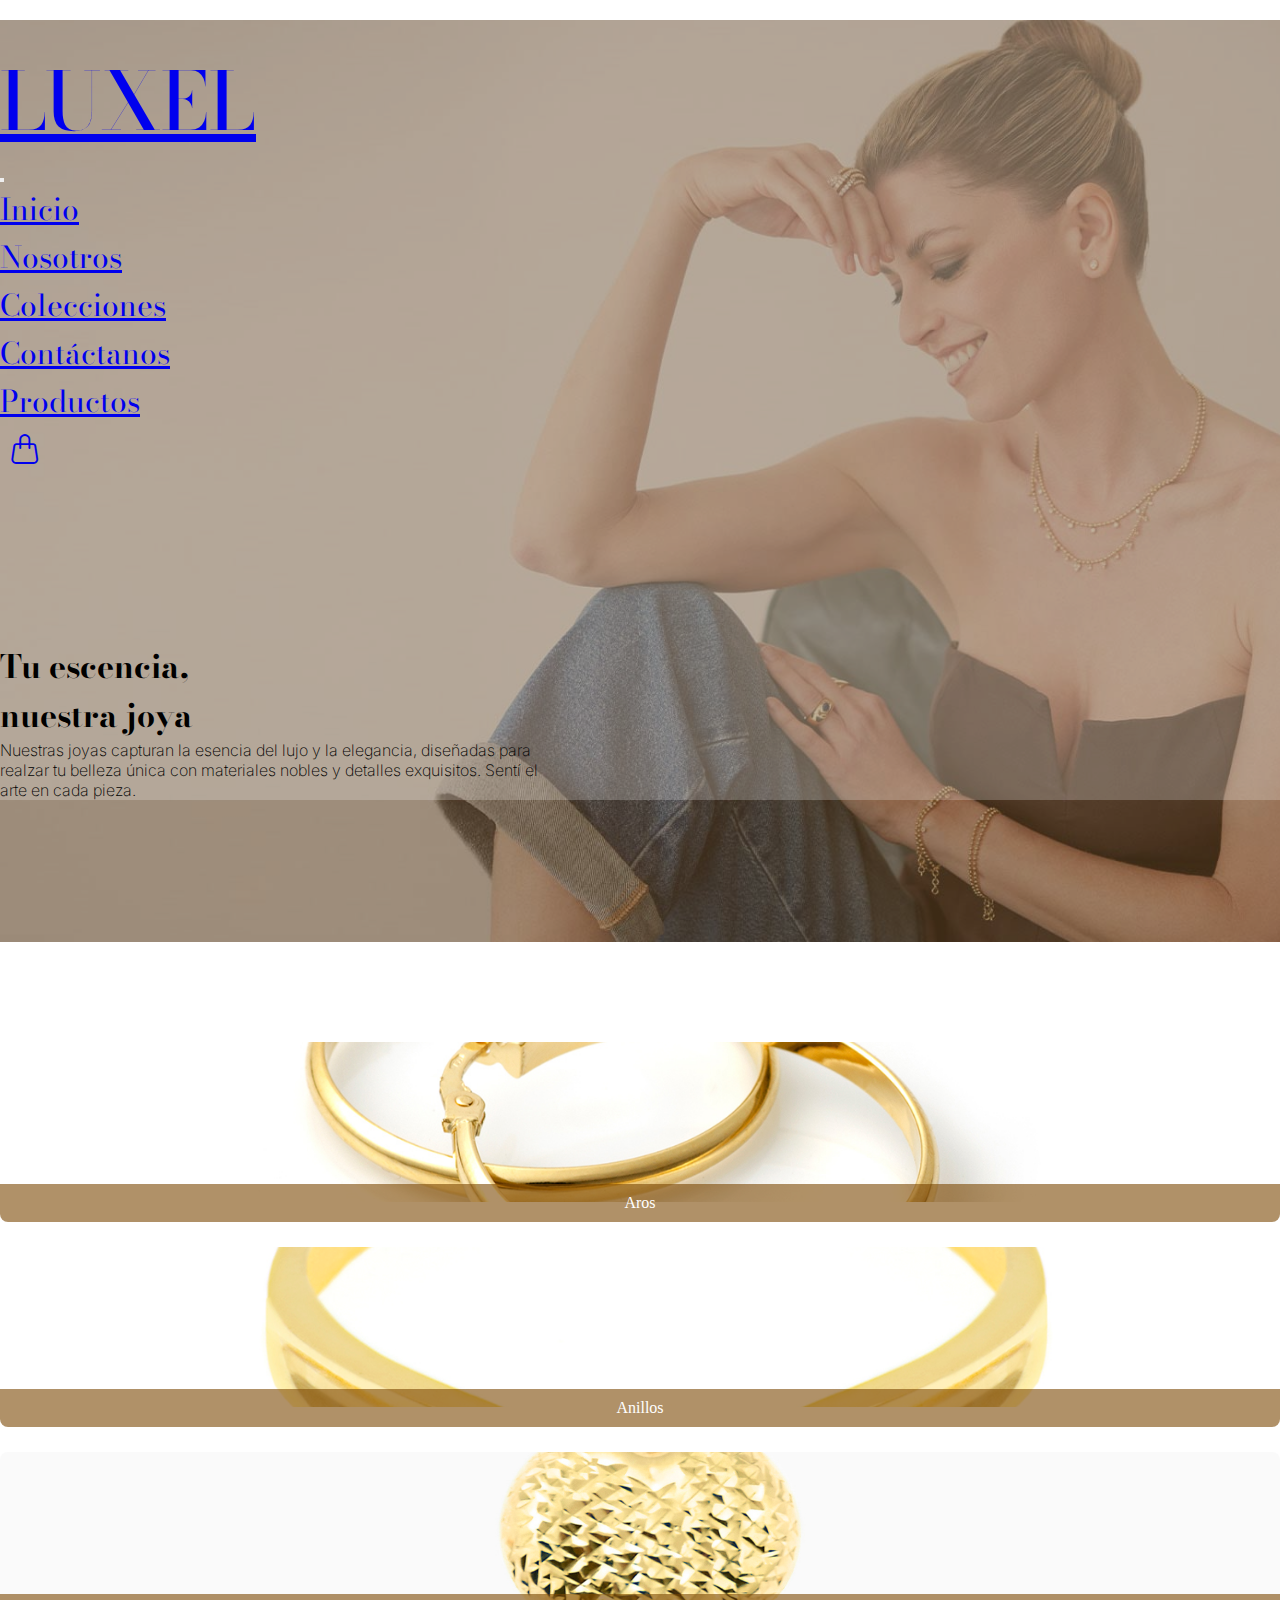
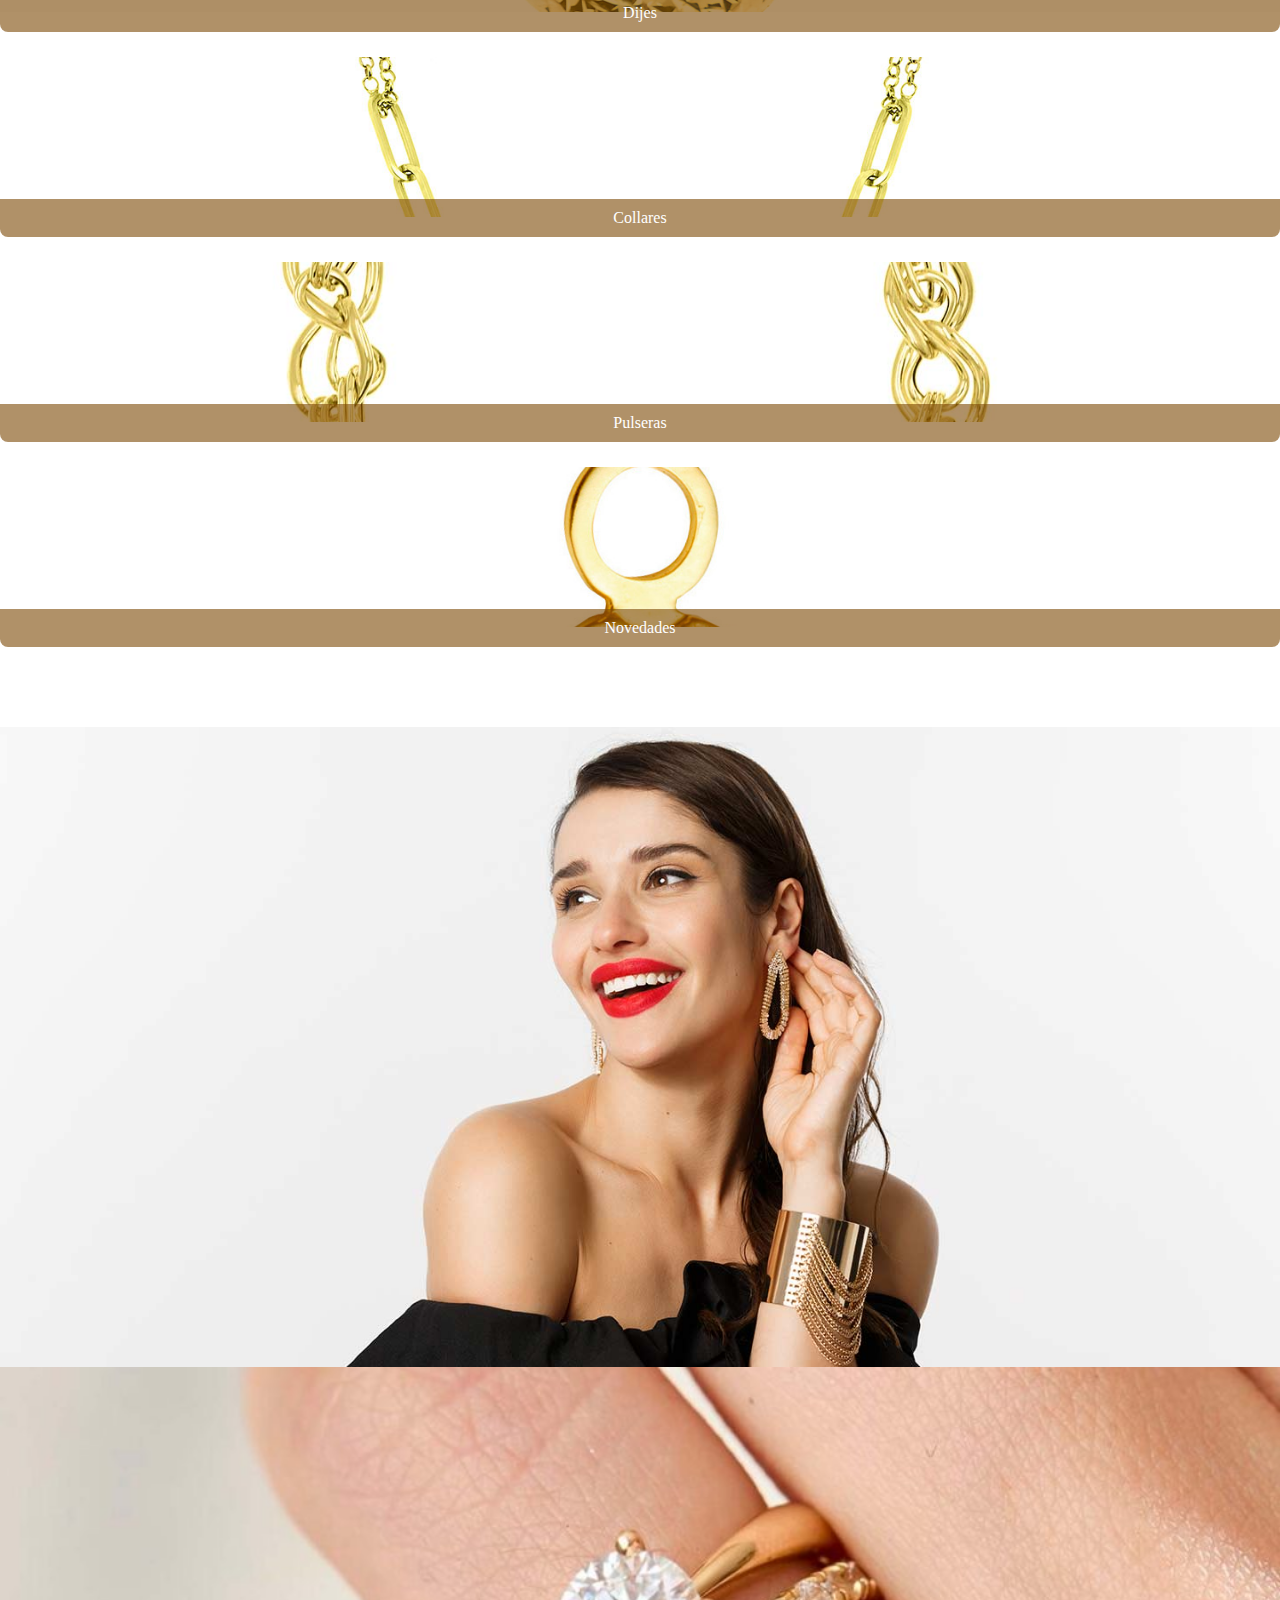
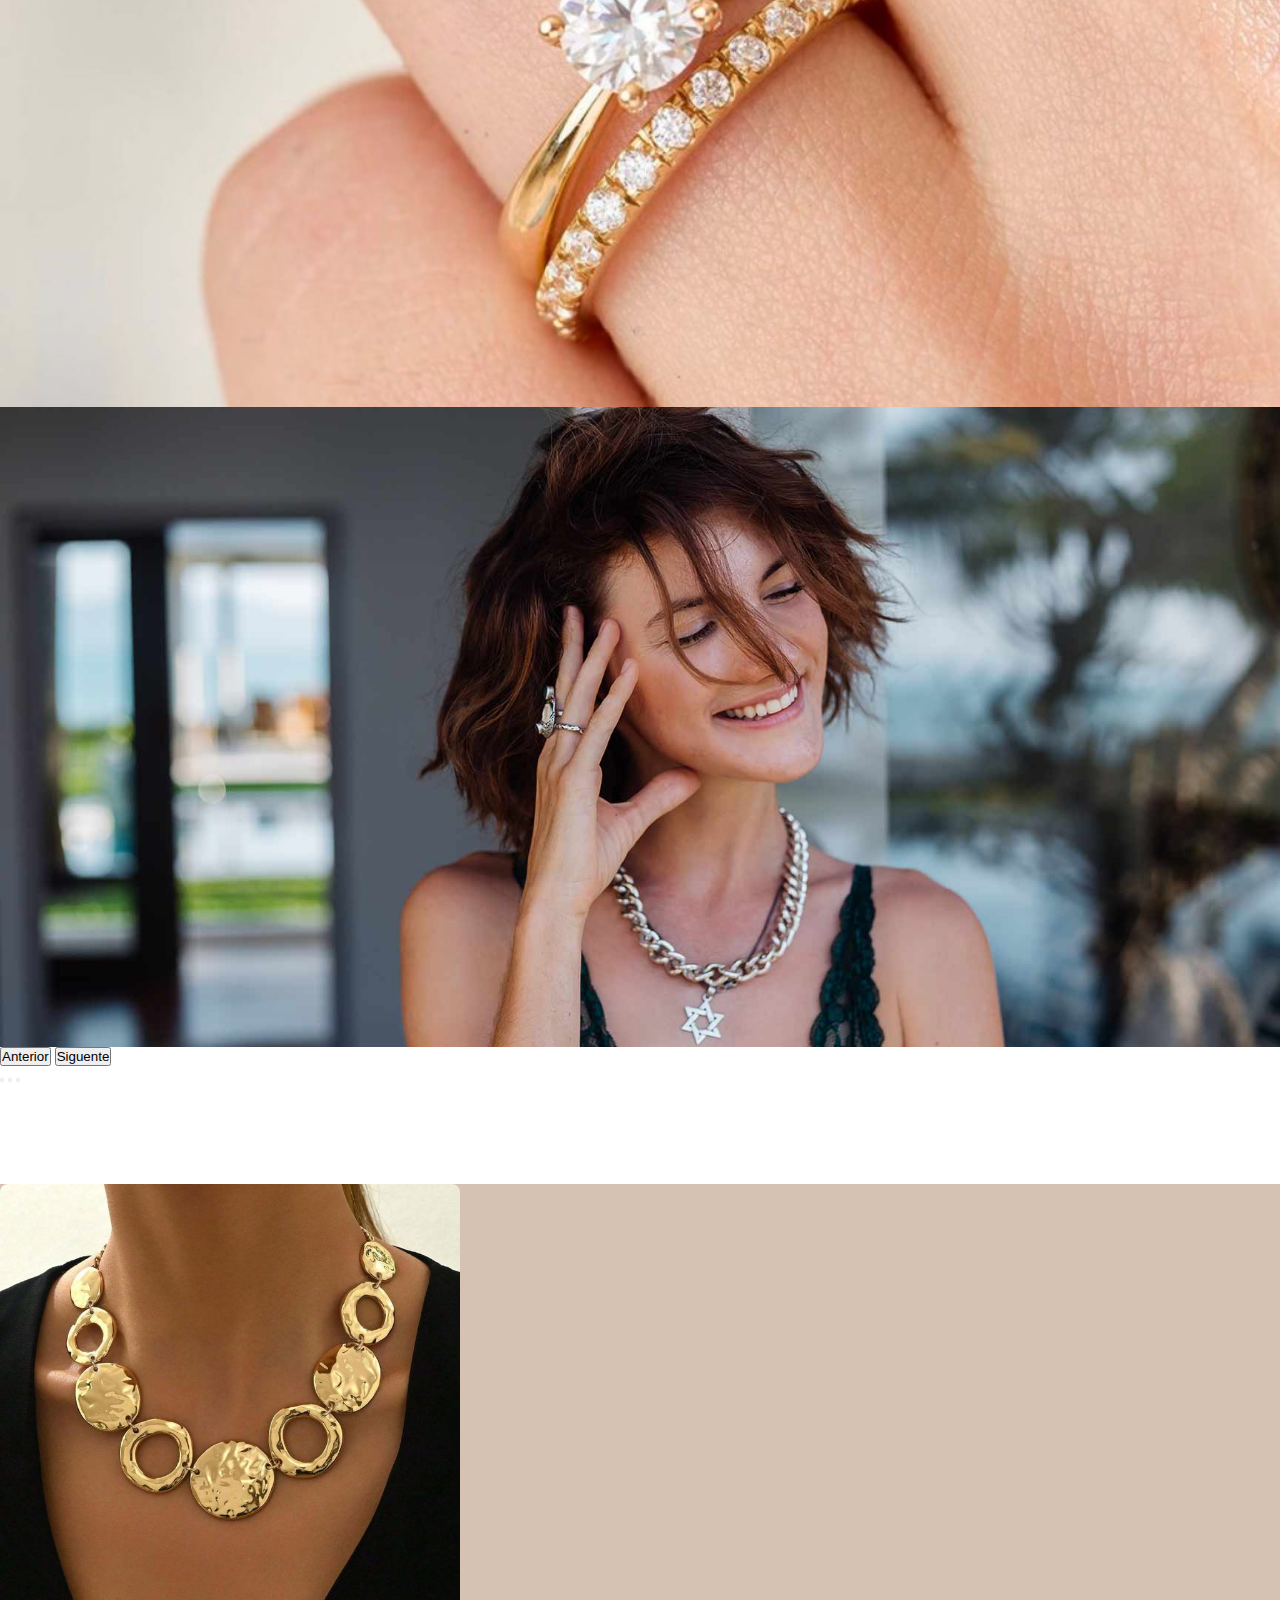
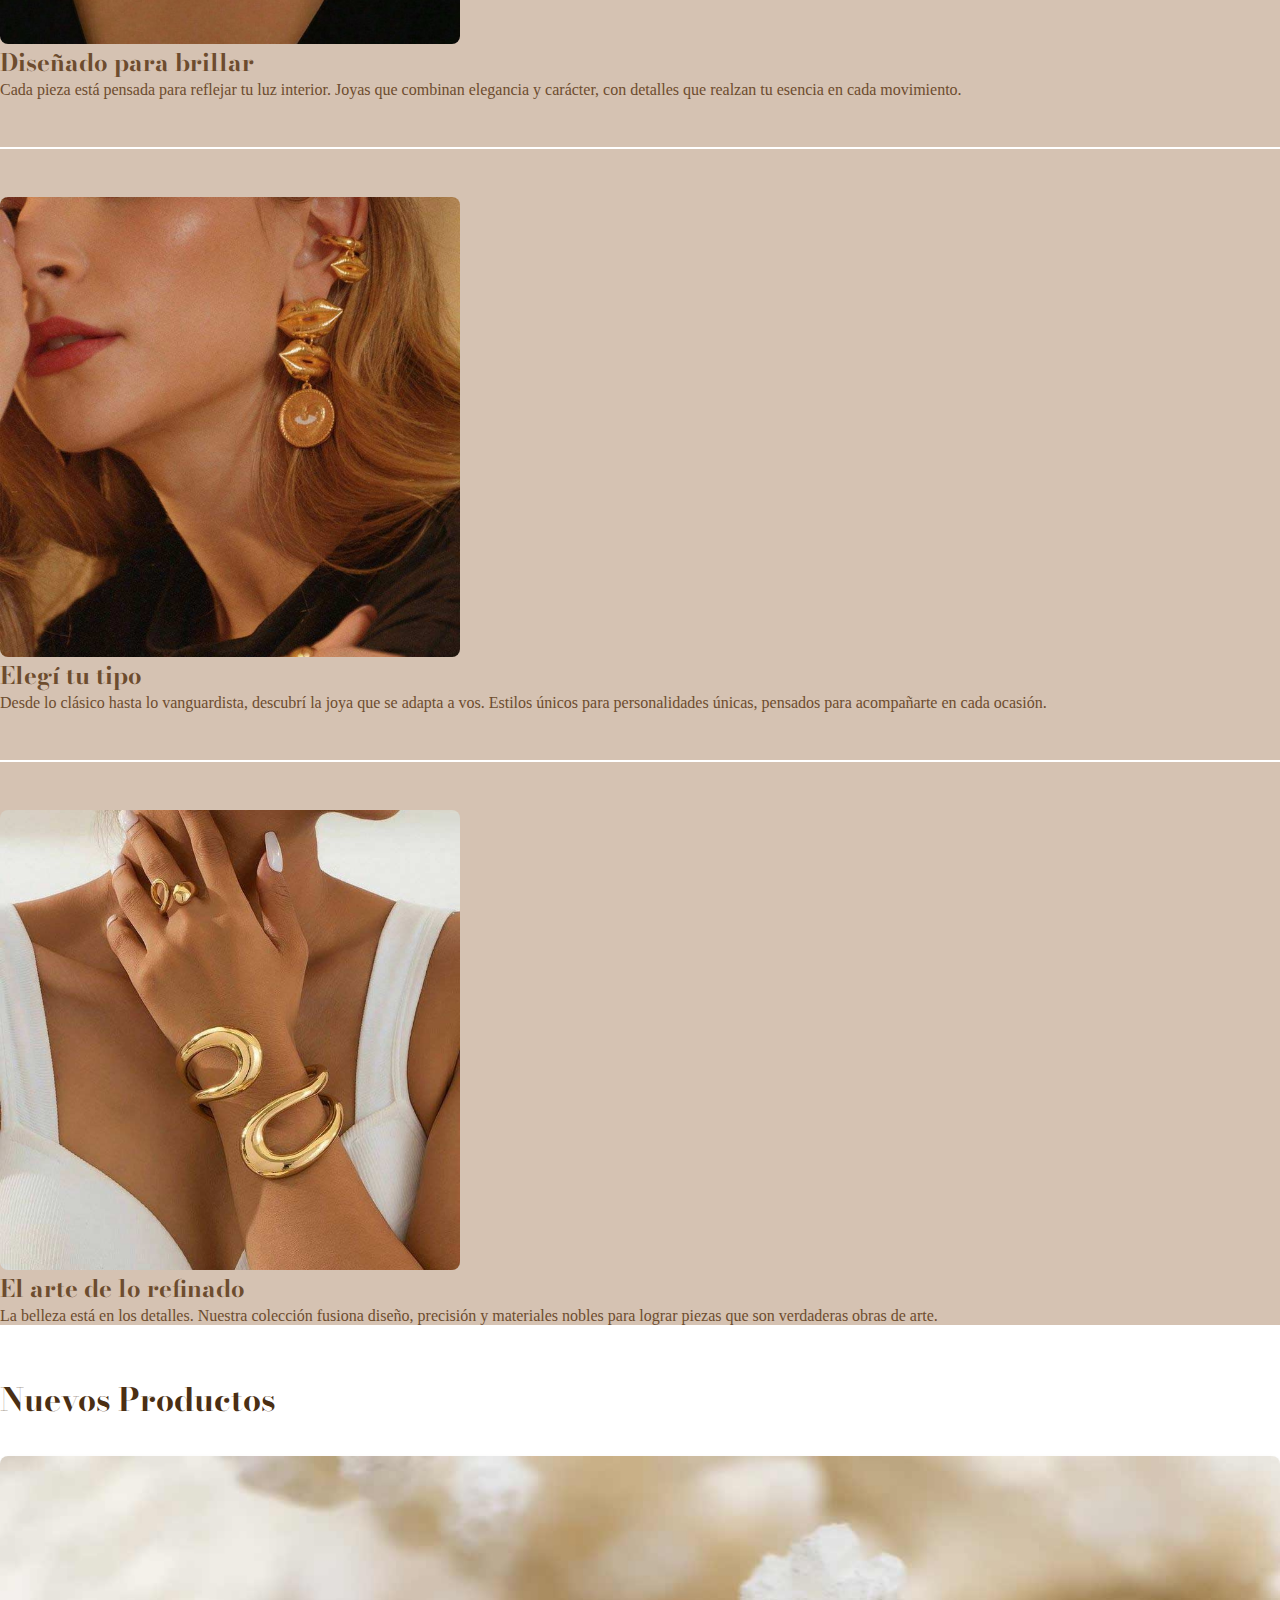
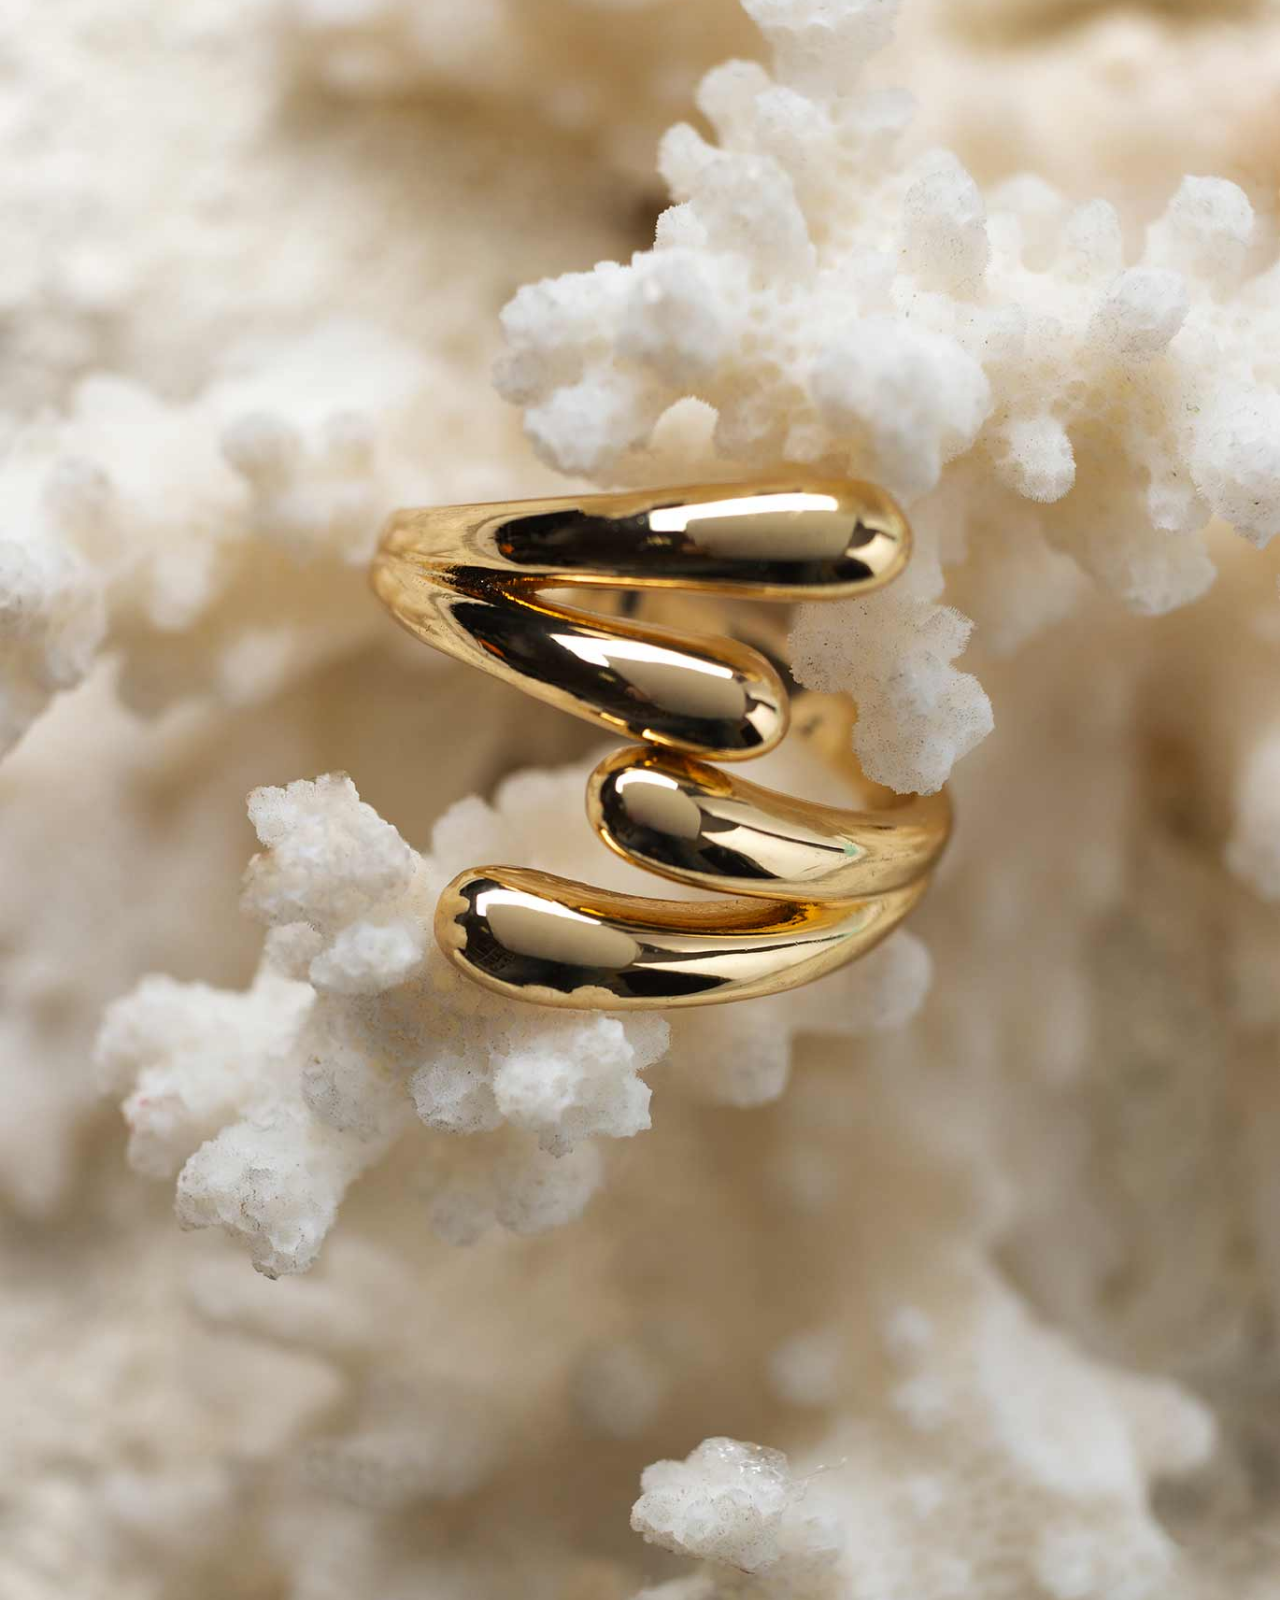
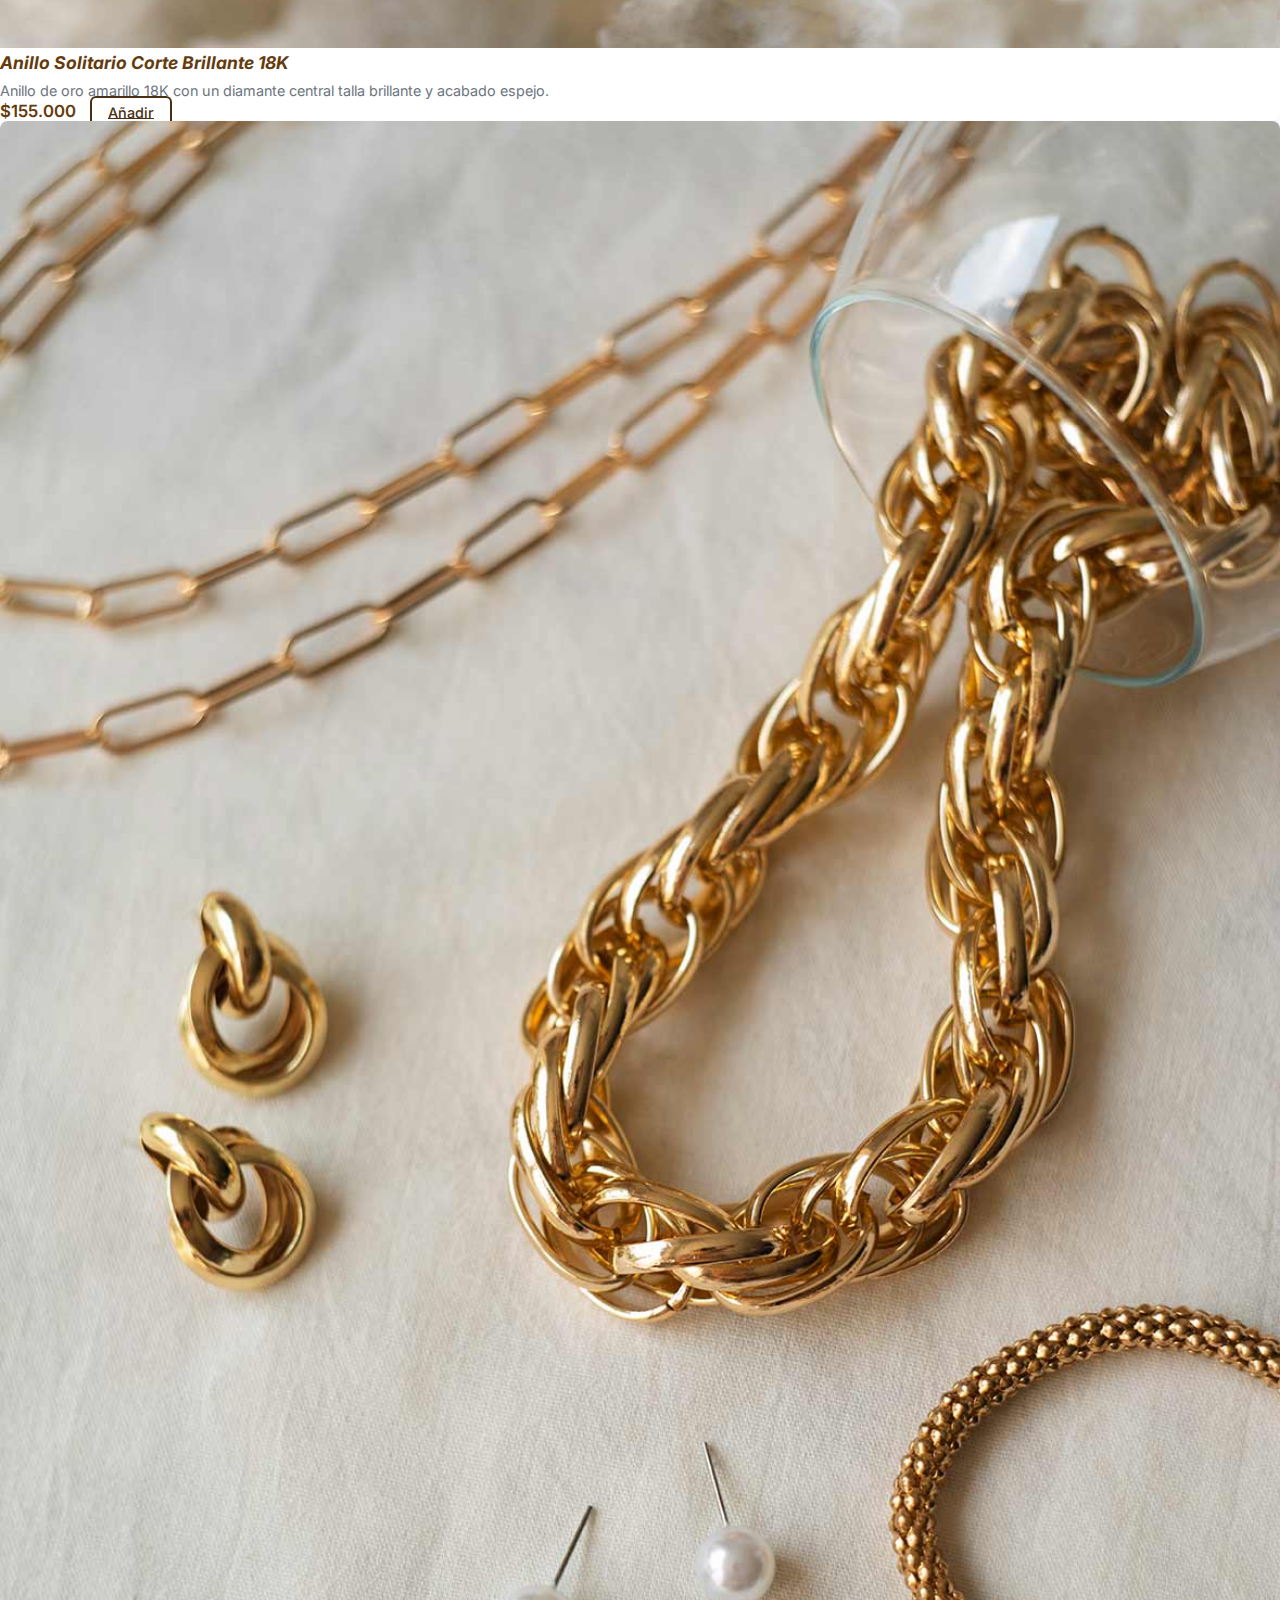
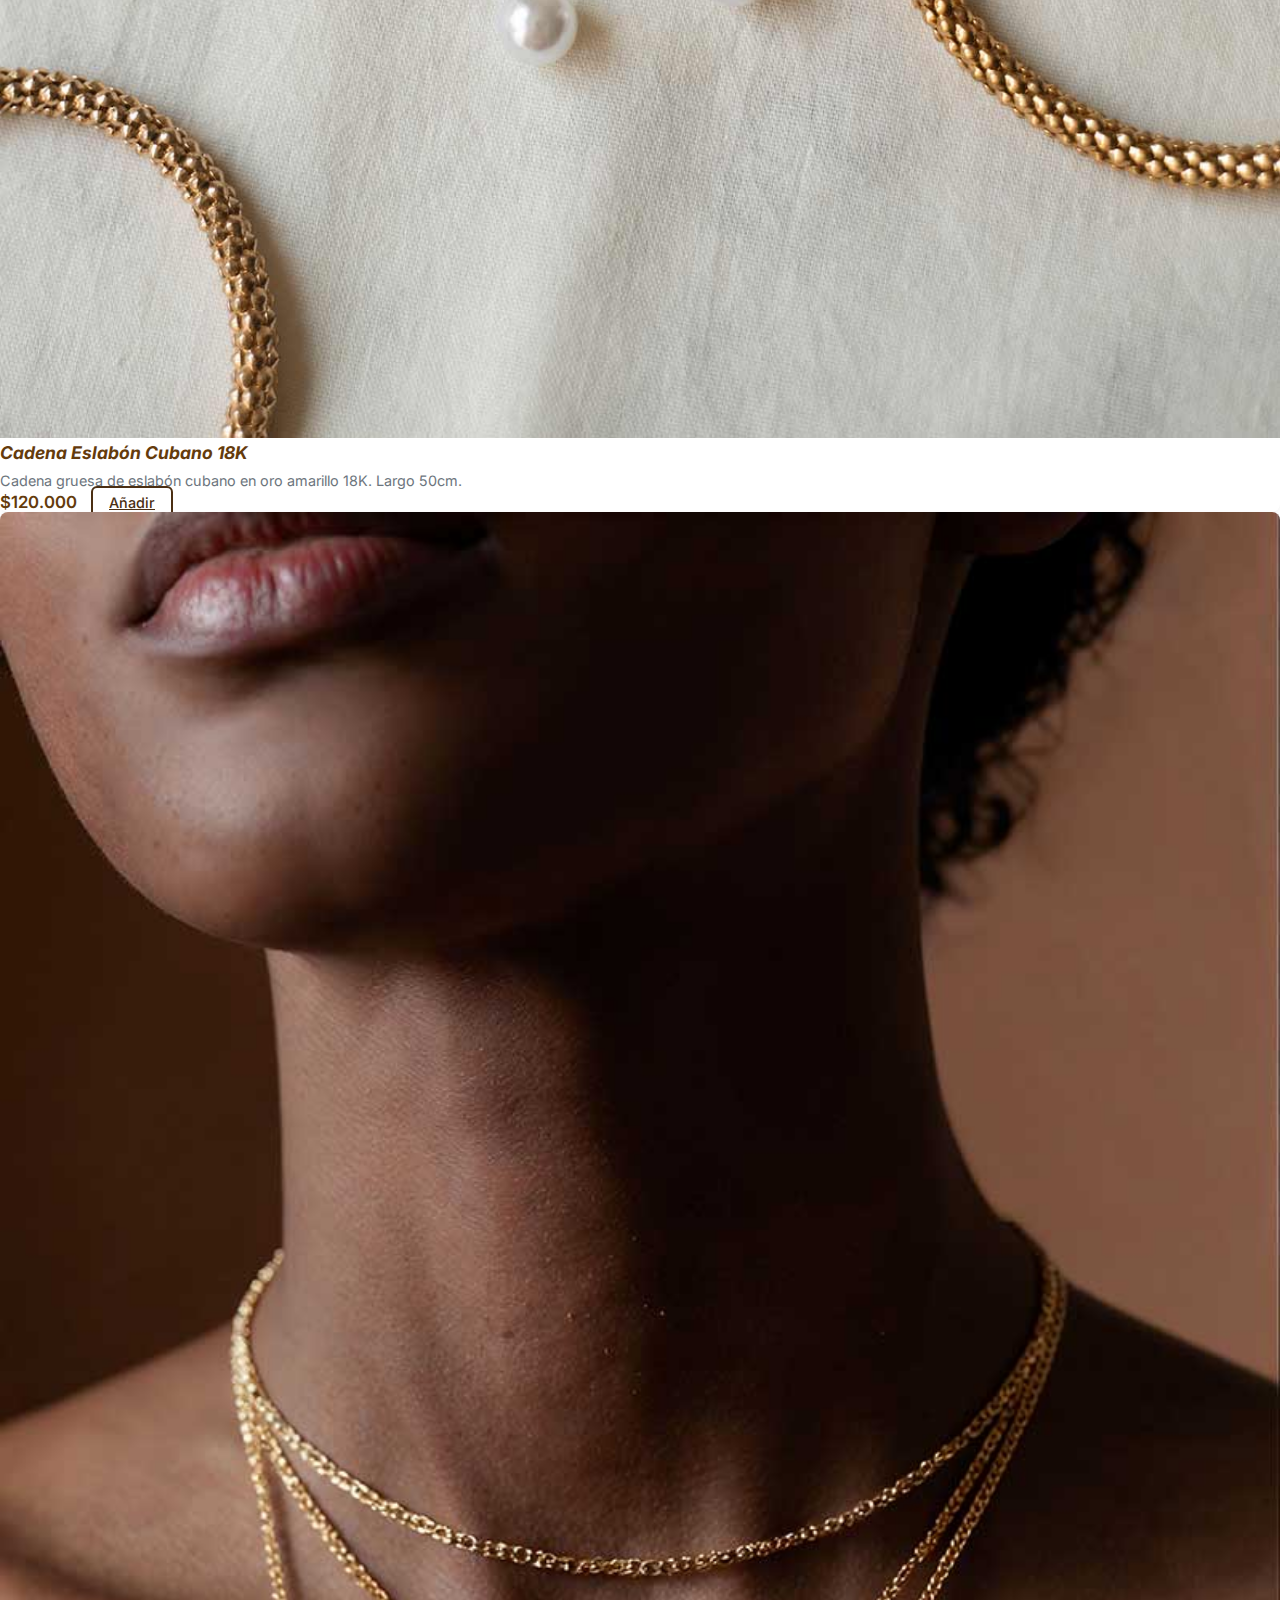
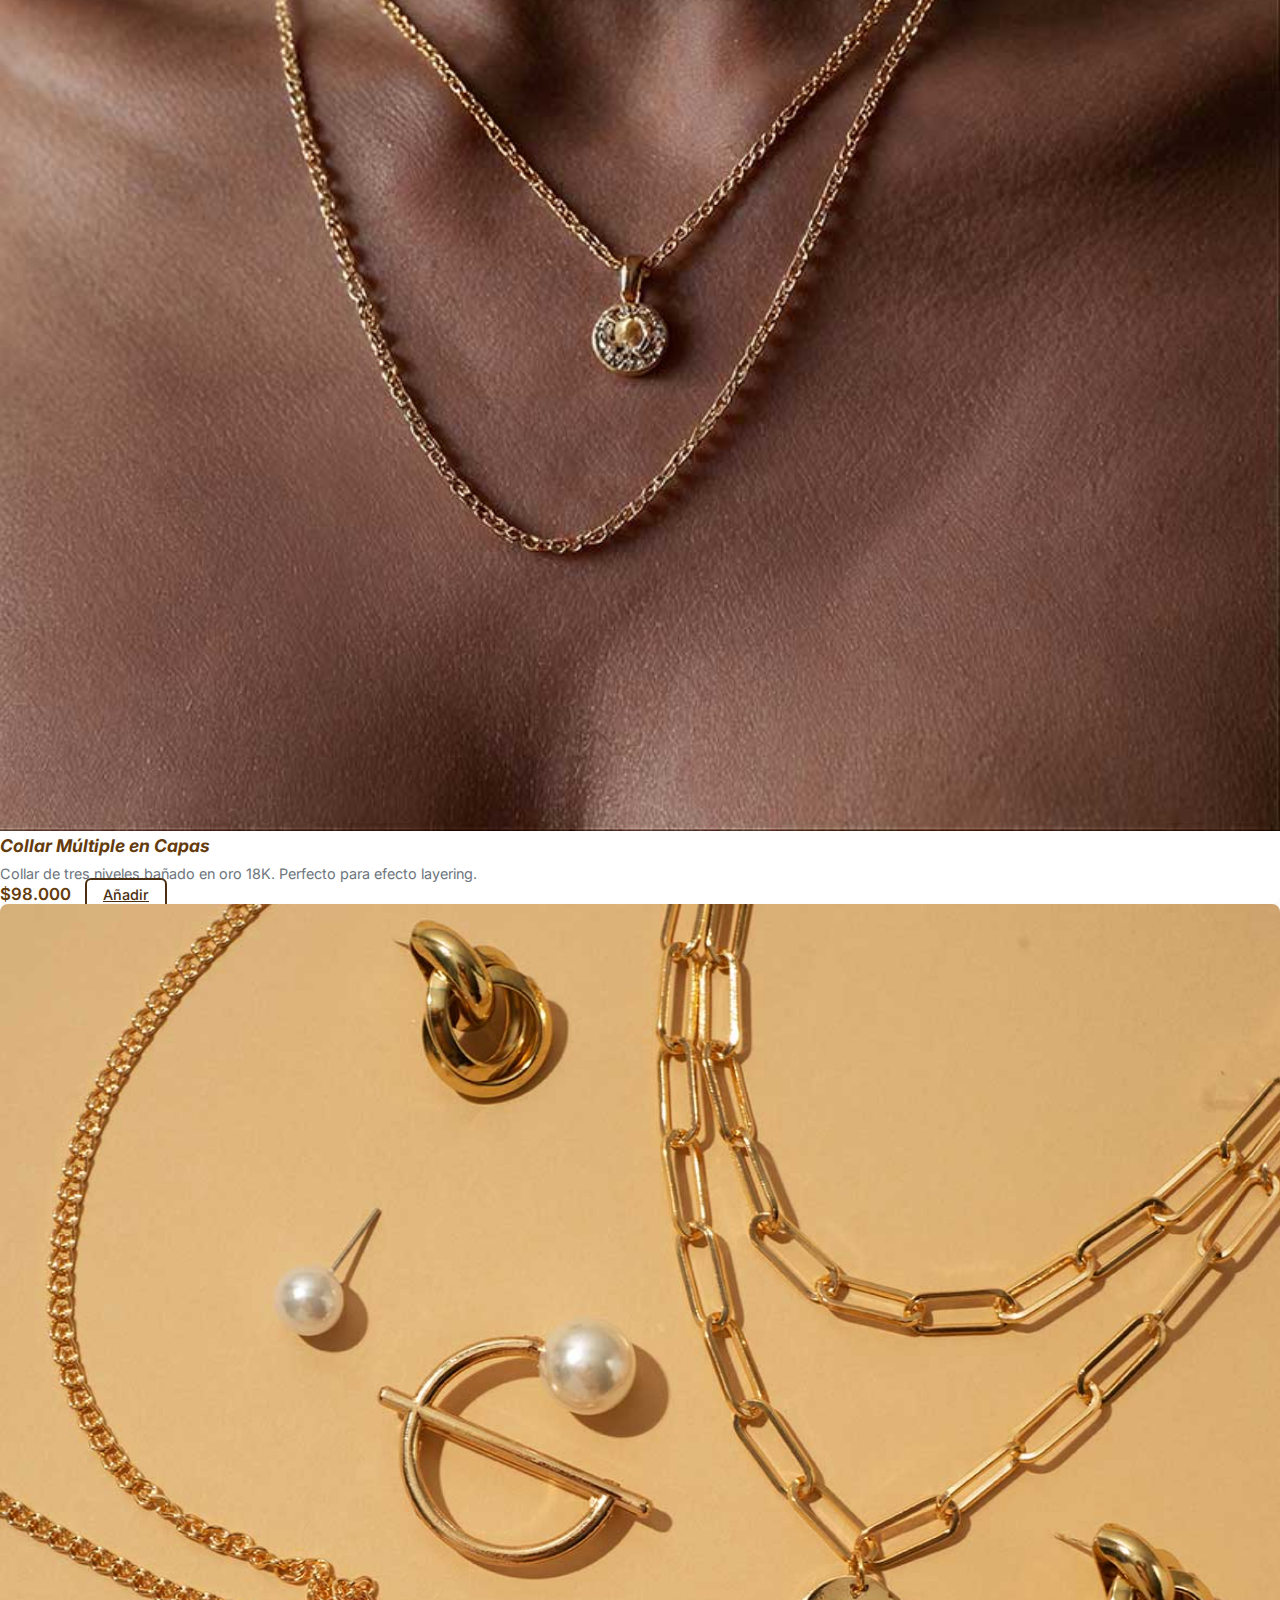
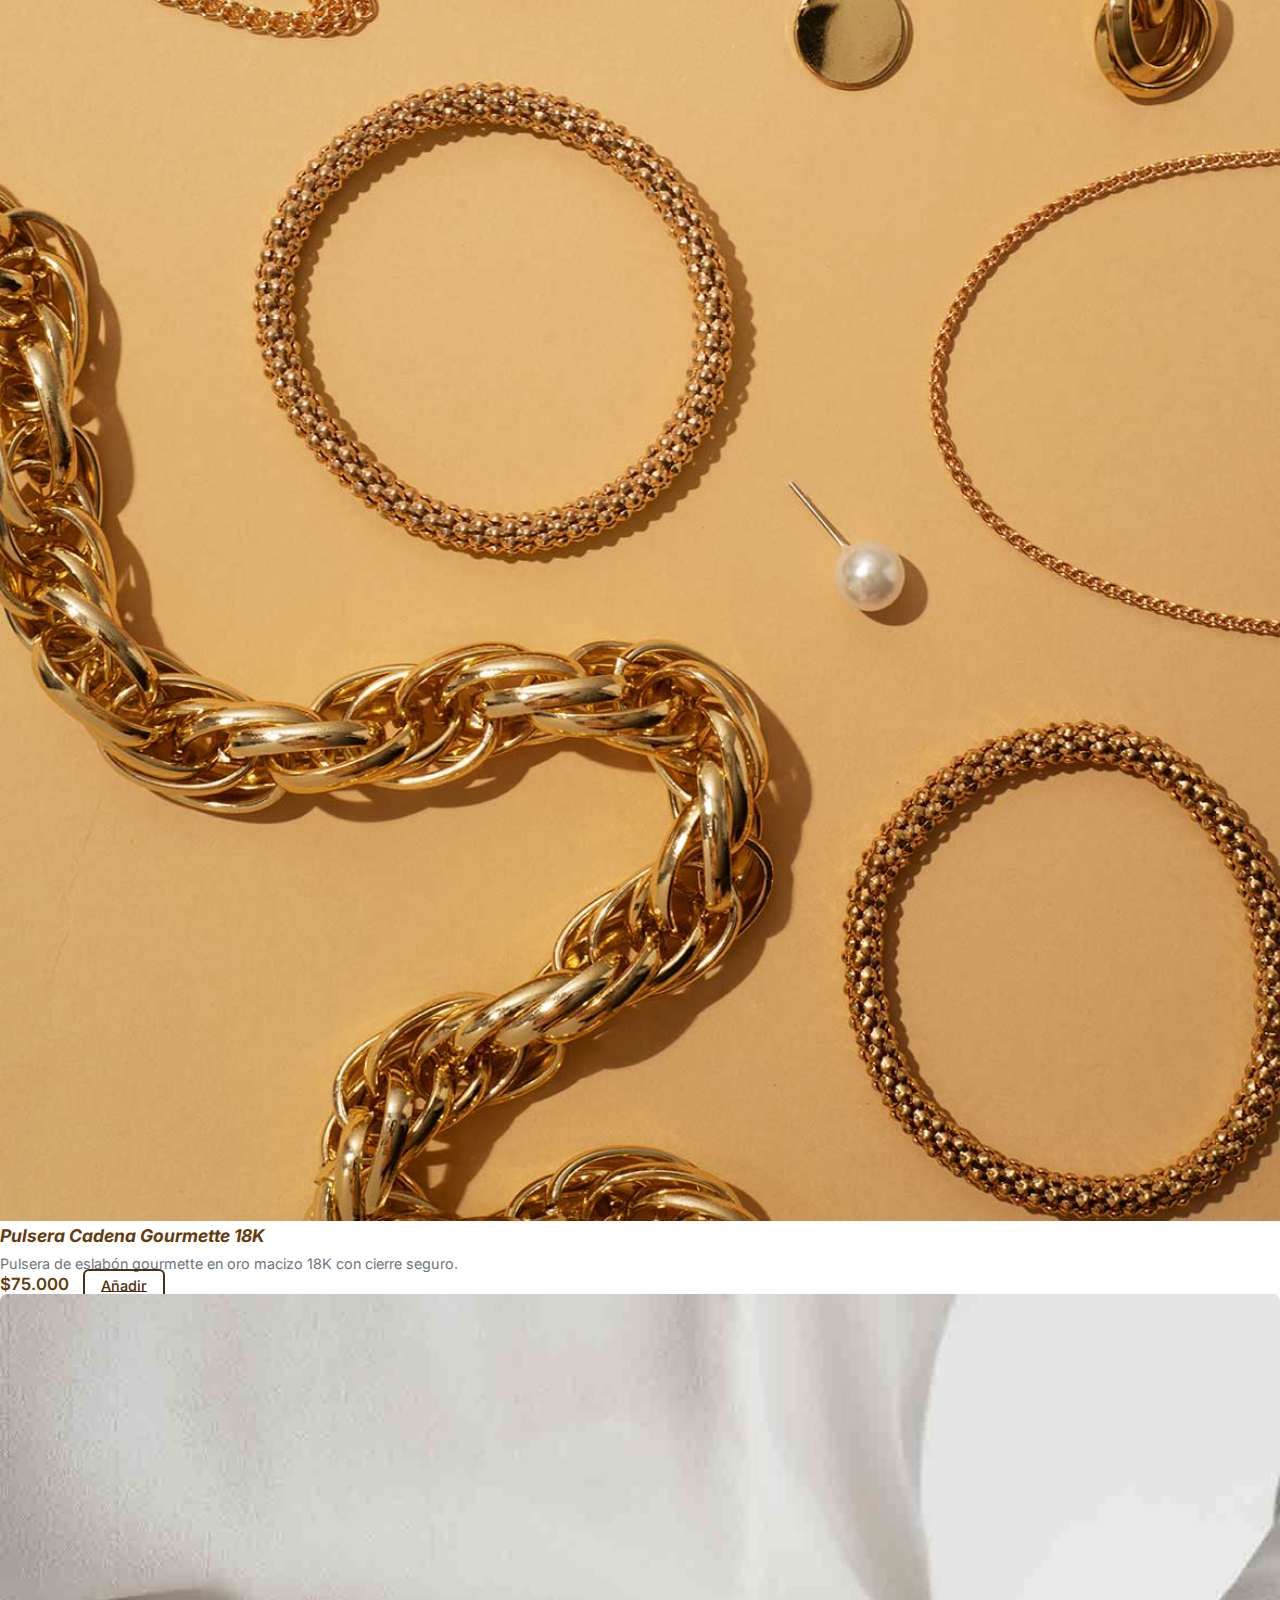
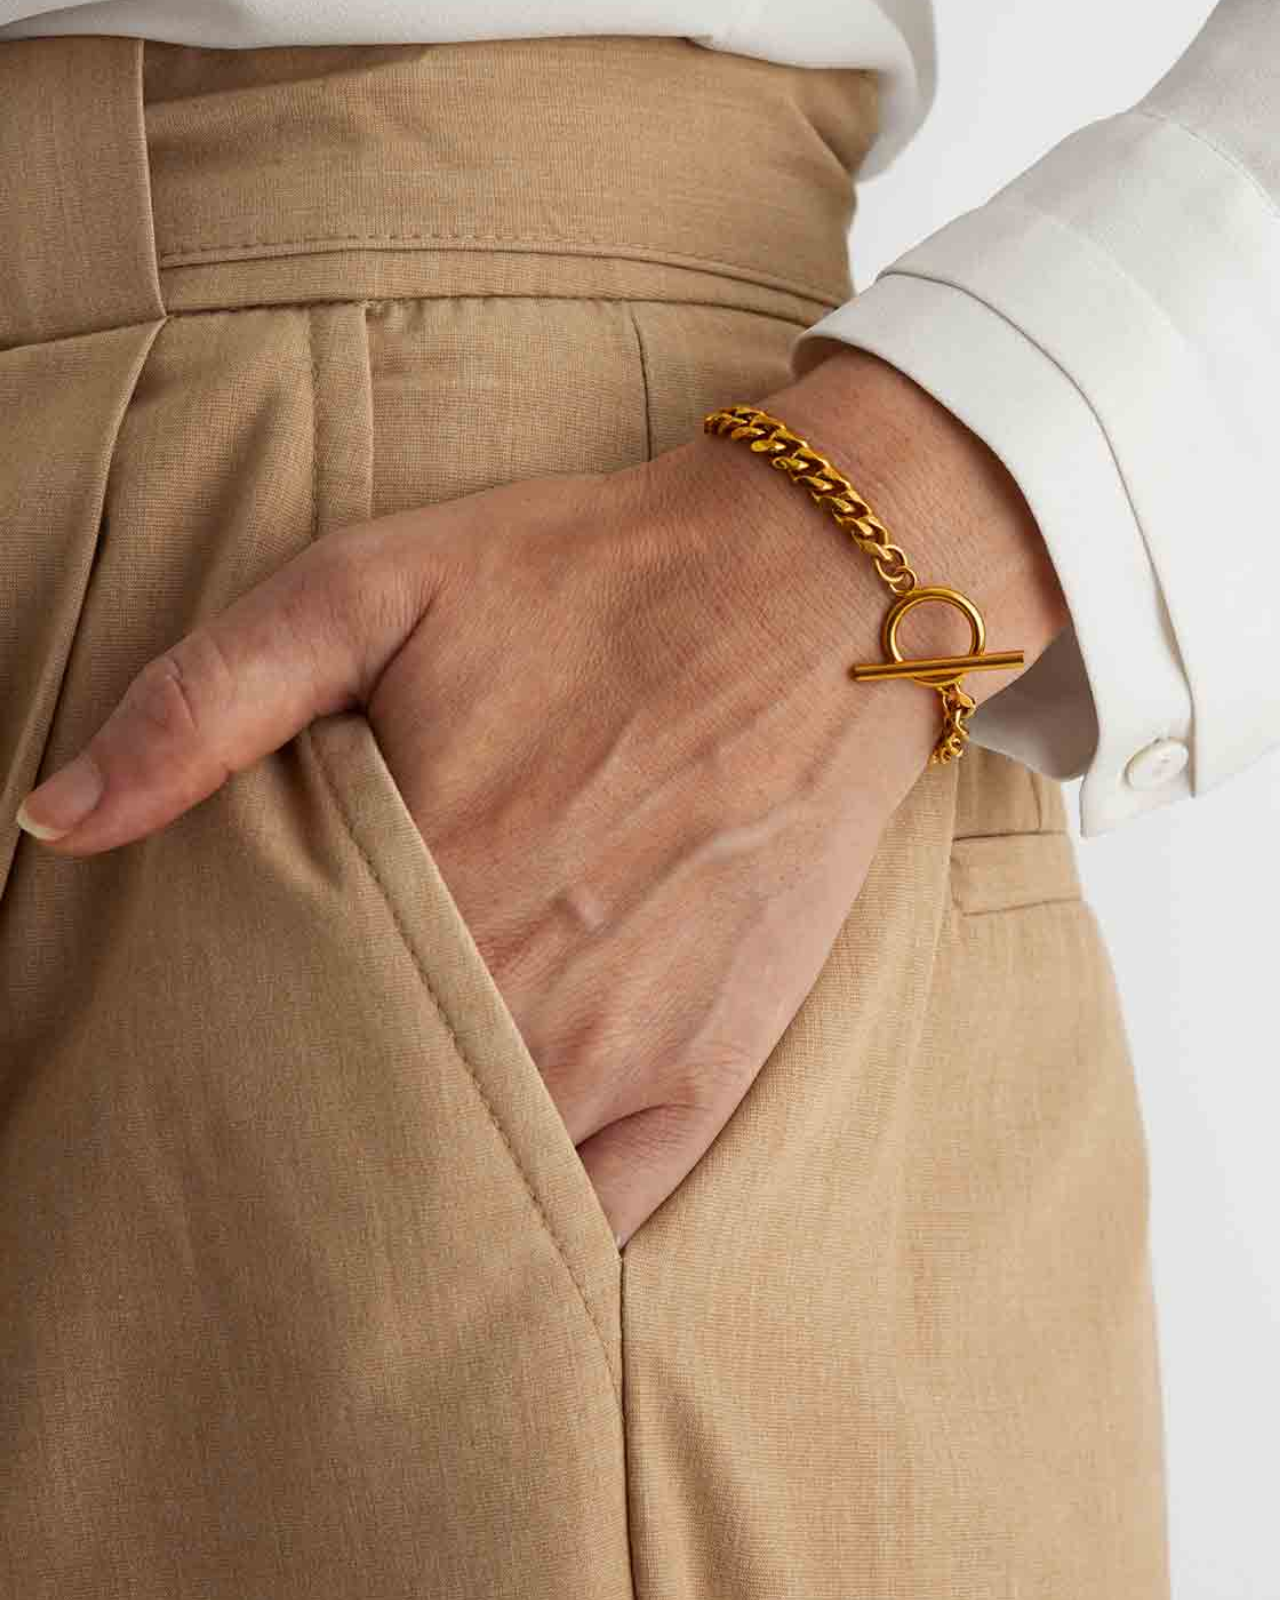
<file: index.html>
<!DOCTYPE html>
<html lang="en">

<head>
    <meta charset="UTF-8">
    <meta name="viewport" content="width=device-width, initial-scale=1.0">
    <title>Luxel-Joyería de artesanal de elite</title>
    <link rel="stylesheet" href="style.css">
    <link href="https://cdn.jsdelivr.net/npm/bootstrap@5.3.7/dist/css/bootstrap.min.css" rel="stylesheet"
        integrity="sha384-LN+7fdVzj6u52u30Kp6M/trliBMCMKTyK833zpbD+pXdCLuTusPj697FH4R/5mcr" crossorigin="anonymous">
    <link href="https://cdn.jsdelivr.net/npm/bootstrap-icons/font/bootstrap-icons.css" rel="stylesheet">
    <link
        href="https://fonts.googleapis.com/css2?family=Bodoni+Moda:ital,opsz,wght@0,6..96,400..900;1,6..96,400..900&display=swap"
        rel="stylesheet">
    <link
        href="https://fonts.googleapis.com/css2?family=Bodoni+Moda:ital,opsz,wght@0,6..96,400..900;1,6..96,400..900&family=Inter:ital,opsz,wght@0,14..32,100..900;1,14..32,100..900&display=swap"
        rel="stylesheet">
        <link rel="shortcut icon" href="img/logo luxel-01.svg" type="image/x-icon">
        
</head>

<body>
    <!-- Header -->
    <header id="landing" class="text-white py-5">
        <div class="head">
            <nav class="navbar navbar-expand-lg navbar-light">
                <div class="container">
                    <!-- Logo -->
                    <a class="navbar-brand text-white" href="#landing">
                        <h1 class="logo"> LUXEL</h1>
                    </a>
                    <!-- Botón Hamburguesa -->
                    <button class="navbar-toggler text-white" type="button" data-bs-toggle="collapse"
                        data-bs-target="#miNav">
                        <span class="navbar-toggler-icon"></span>
                    </button>
                    <!-- Menú de Navegación -->
                    <div class="collapse navbar-collapse" id="miNav">
                        <ul class="navbar-nav ms-auto mb-2 mb-lg-0">
                            <li class="nav-item">
                                <a href="#categorias" class="nav-link text-white me-3 fs-4 fs-md-5 fs-lg-6">Inicio</a>

                            </li>
                            <li class="nav-item">
                                <a href="#pastillas_info" class="nav-link text-white me-3 fs-4 fs-md-5 fs-lg-6">Nosotros</a>
                            </li>
                            <li class="nav-item">
                                <a href="#productos_nuevos" class="nav-link text-white me-3 fs-4 fs-md-5 fs-lg-6">Colecciones</a>
                            </li>
                            <li class="nav-item">
                                <a href="#contacto" class="nav-link text-white me-3 fs-4 fs-md-5 fs-lg-6">Contáctanos</a>
                            </li>
                            <li class="nav-item">
                              <a href="listado.html" class="nav-link text-white me-3 fs-4 fs-md-5 fs-lg-6">Productos</a>
                          </li>
                            <li class="nav-item">
                                <a href="#" class="btn btn-outline-light me-3" data-bs-toggle="offcanvas" data-bs-target="#offcanvasCarrito">
                                    <i class="bi bi-handbag"></i>
                                </a>
                            </li>
                            
                        </ul>
                    </div>
            </nav>
            <div class="container">
                <div class="row">
                    <div class="col-md-10">
                        <div id="parrafo" class="mt-5 py-4">
                            <h1 class="display-1 display-md-2 display-sm-3 fw-semibold">Tu escencia,<br>
                                nuestra joya</h1>
                            <p id="texto1" class="lead fs-2 fs-md-3 fs-sm-4">Nuestras joyas capturan la esencia del lujo
                                y la elegancia, diseñadas para <br> realzar tu belleza única con materiales nobles y detalles
                                exquisitos. Sentí el <br> arte en cada pieza.

                            </p>
                        </div>
                    </div>
                </div>
            </div>
        </div>
    </header>

    <!-- Categorias -->
    <div id="categorias" class="container">

        <div class="row g-3 justify-content-center">

            <!-- 1. Aros -->
            <div class="col-4 col-lg-2">
                <div class="category-card">
                    <img class="img-fluid" src="img/aritox oro.jpg" alt="Aros" />
                    <div class="category-title">Aros</div>
                </div>
            </div>

            <!-- 2. Anillos -->
            <div class="col-4 col-lg-2">
                <div class="category-card">
                    <img class="img-fluid" src="img/anillo oroooo.jpg" alt="Anillos" />
                    <div class="category-title">Anillos</div>
                </div>
            </div>

            <!-- 3. Dijes -->
            <div class="col-4 col-lg-2">
                <div class="category-card">
                    <img class="img-fluid" src="img/dije de oro.jpg" alt="Dijes" />
                    <div class="category-title">Dijes</div>
                </div>
            </div>

            <!-- 4. Collares -->
            <div class="col-4 col-lg-2">
                <div class="category-card">
                    <img class="img-fluid" src="img/collarx.jpg" alt="Collares" />
                    <div class="category-title">Collares</div>
                </div>
            </div>

            <!-- 5. Pulseras -->
            <div class="col-4 col-lg-2">
                <div class="category-card">
                    <img class="img-fluid" src="img/pulcera.jpg" alt="Pulseras" />
                    <div class="category-title">Pulseras</div>
                </div>
            </div>

            <!-- 6. Novedades -->
            <div class="col-4 col-lg-2">
                <div class="category-card">
                    <img class="img-fluid" src="img/novedades.jpg" alt="Novedades" />
                    <div class="category-title">Novedades</div>
                </div>
            </div>
        </div>
    </div>

    <!-- Carrusel de Fotos -->
<div id="carrusel" class="container bg-dark p-0 text-light">
      <div class="carousel slide" id="miSlider" data-bs-ride="carousel">
        <div class="carousel-inner">
          <div class="carousel-item active">
            <div class="carousel-banner active cr-slide-1">
            </div>
          </div>
          <div class="carousel-item">
            <div class="carousel-banner cr-slide-2">
            </div>
          </div>
          <div class="carousel-item">
            <div class="carousel-banner cr-slide-3">
            </div>
          </div>
        </div>
        <button
          class="carousel-control-prev"
          type="button"
          data-bs-target="#miSlider"
          data-bs-slide="prev"
        >
          <span class="carousel-control-prev-icon"></span>
          <span class="visually-hidden">Anterior</span>
        </button>
        <button
          class="carousel-control-next"
          type="button"
          data-bs-target="#miSlider"
          data-bs-slide="next"
        >
          <span class="carousel-control-next-icon"></span>
          <span class="visually-hidden">Siguente</span>
        </button>

        <div class="carousel-indicators">
          <button
            type="button"
            data-bs-target="#miSlider"
            data-bs-slide-to="2"
            ></button>
            <button
            type="button"
            data-bs-target="#miSlider"
            data-bs-slide-to="1"
            ></button>
            <button
            type="button"
            data-bs-target="#miSlider"
            data-bs-slide-to="0"
            class="active"
          ></button>
        </div>
      </div>
    </div>

<!-- Pastillas Informativas -->
<section id="pastillas_info" class="py-5" style="background-color: #d5c2b2;">
  <div class="container">

    <!-- Bloque 1 -->
    <div class="row align-items-center mb-5">
      <div class="col-md-6 text-center">
        <div class="img-container mx-auto">
          <img src="img/Colleccion_1.jpeg" alt="Diseñado para brillar" class="img-fluid object-fit-cover">
        </div>
      </div>
      <div class="col-md-6 mt-4 mt-md-0">
        <h2 class="text-uppercase fw-bold mb-3 fs-1" style="color: #6d4c2e;">Diseñado para brillar</h2>
        <p class="fs-4" style="color: #6d4c2e;">
          Cada pieza está pensada para reflejar tu luz interior. Joyas que combinan elegancia y carácter, con detalles que realzan tu esencia en cada movimiento.
        </p>
      </div>
    </div>
  </div>

  <!-- Línea blanca fuera del container -->
  <hr class="my-5 full-width-divider">

  <div class="container">
    <!-- Bloque 2 -->
    <div class="row align-items-center mb-5 flex-md-row-reverse">
      <div class="col-md-6 text-center">
        <div class="img-container mx-auto">
          <img src="img/Colleccion_2.jpg" alt="Elegí tu tipo" class="img-fluid object-fit-cover">
        </div>
      </div>
      <div class="col-md-6 mt-4 mt-md-0">
        <h2 class="text-uppercase fw-bold mb-3 fs-1" style="color: #6d4c2e;">Elegí tu tipo</h2>
        <p class="fs-4" style="color: #6d4c2e;">
          Desde lo clásico hasta lo vanguardista, descubrí la joya que se adapta a vos. Estilos únicos para personalidades únicas, pensados para acompañarte en cada ocasión.
        </p>
      </div>
    </div>
  </div>

  <!-- Línea blanca fuera del container -->
  <hr class="my-5 full-width-divider">

  <div class="container">
    <!-- Bloque 3 -->
    <div class="row align-items-center">
      <div class="col-md-6 text-center">
        <div class="img-container mx-auto">
          <img src="img/Colleccion_3.jpg" alt="El arte de lo refinado" class="img-fluid object-fit-cover">
        </div>
      </div>
      <div class="col-md-6 mt-4 mt-md-0">
        <h2 class="text-uppercase fw-bold mb-3 fs-1" style="color: #6d4c2e;">El arte de lo refinado</h2>
        <p class="fs-4" style="color: #6d4c2e;">
          La belleza está en los detalles. Nuestra colección fusiona diseño, precisión y materiales nobles para lograr piezas que son verdaderas obras de arte.
        </p>
      </div>
    </div>
  </div>
</section>

<div id="productos_nuevos" class="container mt-5 align-items-center">
  <h2 class="section-title">Nuevos Productos</h2>

  <div class="row g-4 justify-content-center">
<!-- Tarjetas usan: col-xl-3 · col-lg-4 · col-md-6 · col-12 -->

<!-- Producto 1 -->
<div class="col-12 col-md-6 col-lg-4 col-xl-3">
  <div class="card producto-card h-100">
    <div class="ratio ratio-4x3">
      <img src="img/anillo-de-oro-caro-que-se-muestra-sobre-fondo-de-coral-blanco.jpg" class="img-fluid object-fit-cover" alt="Anillo Solitario Corte Brillante 18K" />
    </div>
    <div class="card-body d-flex flex-column">
      <h5 class="card-title">Anillo Solitario Corte Brillante 18K</h5>
      <p class="card-text text-muted small flex-grow-1">Anillo de oro amarillo 18K con un diamante central talla brillante y acabado espejo.</p>
      <div class="d-flex justify-content-between align-items-center">
        <span class="producto-precio">$155.000</span>
        <a href="producto1.html" class="btn btn-sm btn-outline-dark"><i class="fas fa-shopping-cart"></i> Añadir</a>
      </div>
    </div>
  </div>
</div>

<!-- Producto 2 -->
<div class="col-12 col-md-6 col-lg-4 col-xl-3">
  <div class="card producto-card h-100">
    <div class="ratio ratio-4x3">
      <img src="img/aaaaaaaa.jpg" class="img-fluid object-fit-cover" alt="Cadena Eslabón Cubano 18K" />
    </div>
    <div class="card-body d-flex flex-column">
      <h5 class="card-title">Cadena Eslabón Cubano 18K</h5>
      <p class="card-text text-muted small flex-grow-1">Cadena gruesa de eslabón cubano en oro amarillo 18K. Largo 50cm.</p>
      <div class="d-flex justify-content-between align-items-center">
        <span class="producto-precio">$120.000</span>
        <a href="producto2.html" class="btn btn-sm btn-outline-dark"><i class="fas fa-shopping-cart"></i> Añadir</a>
      </div>
    </div>
  </div>
</div>

<!-- Producto 3 -->
<div class="col-12 col-md-6 col-lg-4 col-xl-3">
  <div class="card producto-card h-100">
    <div class="ratio ratio-4x3">
      <img src="img/collar-de-oro-en-capas.jpg" class="img-fluid object-fit-cover" alt="Collar Múltiple en Capas" />
    </div>
    <div class="card-body d-flex flex-column">
      <h5 class="card-title">Collar Múltiple en Capas</h5>
      <p class="card-text text-muted small flex-grow-1">Collar de tres niveles bañado en oro 18K. Perfecto para efecto layering.</p>
      <div class="d-flex justify-content-between align-items-center">
        <span class="producto-precio">$98.000</span>
        <a href="producto3.html" class="btn btn-sm btn-outline-dark"><i class="fas fa-shopping-cart"></i> Añadir</a>
      </div>
    </div>
  </div>
</div>

<!-- Producto 4 -->
<div class="col-12 col-md-6 col-lg-4 col-xl-3">
  <div class="card producto-card h-100">
    <div class="ratio ratio-4x3">
      <img src="img/cadena-dorada-lujosa-y-brillante.jpg" class="img-fluid object-fit-cover" alt="Pulsera Cadena Gourmette 18K" />
    </div>
    <div class="card-body d-flex flex-column">
      <h5 class="card-title">Pulsera Cadena Gourmette 18K</h5>
      <p class="card-text text-muted small flex-grow-1">Pulsera de eslabón gourmette en oro macizo 18K con cierre seguro.</p>
      <div class="d-flex justify-content-between align-items-center">
        <span class="producto-precio">$75.000</span>
        <a href="producto4.html" class="btn btn-sm btn-outline-dark"><i class="fas fa-shopping-cart"></i> Añadir</a>
      </div>
    </div>
  </div>
</div>

<!-- Producto 5 -->
<div class="col-12 col-md-6 col-lg-4 col-xl-3">
  <div class="card producto-card h-100">
    <div class="ratio ratio-4x3">
      <img src="img/mano-con-pulsera-de-oro-vista-frontal.jpg" class="img-fluid object-fit-cover" alt="Pulsera Grumet Oro 18K" />
    </div>
    <div class="card-body d-flex flex-column">
      <h5 class="card-title">Pulsera Grumet Oro 18K</h5>
      <p class="card-text text-muted small flex-grow-1">Clásica pulsera grumet de oro amarillo 18K, 19cm. Diseñada para uso diario.</p>
      <div class="d-flex justify-content-between align-items-center">
        <span class="producto-precio">$65.000</span>
        <a href="producto5.html" class="btn btn-sm btn-outline-dark"><i class="fas fa-shopping-cart"></i> Añadir</a>
      </div>
    </div>
  </div>
</div>

<!-- Producto 6 -->
<div class="col-12 col-md-6 col-lg-4 col-xl-3">
  <div class="card producto-card h-100">
    <div class="ratio ratio-4x3">
      <img src="img/exhibicion-de-cadena-dorada-brillante-y-lujosa-(1).jpg" class="img-fluid object-fit-cover" alt="Cadena Paperclip Oro 18.K" />
    </div>
    <div class="card-body d-flex flex-column">
      <h5 class="card-title">Cadena Paperclip Oro 18.K</h5>
      <p class="card-text text-muted small flex-grow-1">Cadena estilo paperclip con eslabones alargados, oro amarillo 18K, 60cm.</p>
      <div class="d-flex justify-content-between align-items-center">
        <span class="producto-precio">$110.000</span>
        <a href="producto6.html" class="btn btn-sm btn-outline-dark"><i class="fas fa-shopping-cart"></i> Añadir</a>
      </div>
    </div>
  </div>
</div>

<!-- Producto 7 -->
<div class="col-12 col-md-6 col-lg-4 col-xl-3">
  <div class="card producto-card h-100">
    <div class="ratio ratio-4x3">
      <img src="img/vista-del-lujoso-anillo-dorado-en-una-bandeja-de-roca-o-hormigon.jpg" class="img-fluid object-fit-cover" alt="Anillo Chunky de Oro 18K" />
    </div>
    <div class="card-body d-flex flex-column">
      <h5 class="card-title">Anillo Chunky de Oro 18.K</h5>
      <p class="card-text text-muted small flex-grow-1">Anillo grueso tipo sello en oro amarillo 18K con pulido espejo.</p>
      <div class="d-flex justify-content-between align-items-center">
        <span class="producto-precio">$82.000</span>
        <a href="producto7.html" class="btn btn-sm btn-outline-dark"><i class="fas fa-shopping-cart"></i> Añadir</a>
      </div>
    </div>
  </div>
</div>

<!-- Producto 8 -->
<div class="col-12 col-md-6 col-lg-4 col-xl-3">
  <div class="card producto-card h-100">
    <div class="ratio ratio-4x3">
      <img src="img/cuenco-y-cadena-de-oro-de-angulo-alto.jpg" class="img-fluid object-fit-cover" alt="Pulsera Doble Cadena Oro 18K" />
    </div>
    <div class="card-body d-flex flex-column">
      <h5 class="card-title">Pulsera Doble Cadena Oro 18K</h5>
      <p class="card-text text-muted small flex-grow-1">Pulsera de doble cadena entrelazada en oro amarillo 18K con ajuste deslizable y acabado de alto brillo.</p>
      <div class="d-flex justify-content-between align-items-center">
        <span class="producto-precio">$72.000</span>
        <a href="producto8.html" class="btn btn-sm btn-outline-dark"><i class="fas fa-shopping-cart"></i> Añadir</a>
      </div>
    </div>
  </div>
</div>
</div>

<!-- Contacto-->
<section id="contacto" class="py-5 w-100" style="background-color: #d5c2b2; margin: 0; padding: 0;">
  <div class="w-100 px-3 d-flex justify-content-center">
    <div class="w-100" style="max-width: 500px;">
      <h2 class="mb-5 text-uppercase text-start" style="color: #6d4c2e; font-family: Bodoni Moda, serif; font-weight:bolder;">Contacto</h2>
      <form>
        <div class="mb-4">
          <input type="text" class="form-control border-0 border-bottom rounded-0 shadow-none" placeholder="Nombre" style="border-bottom: 2px solid #6d4c2e;">
        </div>
        <div class="mb-4">
          <input type="email" class="form-control border-0 border-bottom rounded-0 shadow-none" placeholder="Email" style="border-bottom: 2px solid #6d4c2e;">
        </div>
        <div class="mb-4">
          <input type="tel" class="form-control border-0 border-bottom rounded-0 shadow-none" placeholder="Teléfono" style="border-bottom: 2px solid #6d4c2e;">
        </div>
        <div class="mb-4">
          <input type="text" class="form-control border-0 border-bottom rounded-0 shadow-none" placeholder="Asunto" style="border-bottom: 2px solid #6d4c2e;">
        </div>
        <div class="mb-4">
          <textarea class="form-control border-0 border-bottom rounded-0 shadow-none" rows="3" placeholder="Mensaje" style="border-bottom: 2px solid #6d4c2e;"></textarea>
        </div>
        <button type="submit" class="btn text-white px-4 py-2" style="background-color: #6d4c2e; border-radius: 50px;">Enviar</button>
      </form>
    </div>
  </div>
</section>

<footer class="py-3">
  <div class="container">
    <div class="d-flex flex-column flex-md-row justify-content-md-between align-items-center text-center text-md-start">
      <!-- Lista de contacto -->
      <ul class="list-unstyled d-flex flex-wrap justify-content-center justify-content-md-start gap-3 fs-6 fs-md-5 mb-2 mb-md-0">
        <li><i class="fas fa-map-marker-alt me-2"></i>Lucia Ast</li>
        <li><i class="fas fa-phone me-2"></i>Eleonora Melgarejo</li>
        <li><i class="fas fa-envelope me-2"></i>Instituto DaVinci</li>
        <li><i class="fas fa-clock me-2"></i>DGT5AP</li>
      </ul>

      <!-- Derechos reservados -->
      <p class="fs-6 mb-0 text-center text-md-end">
        &copy; 2025 Luxel. Todos los derechos reservados.
      </p>
    </div>
  </div>
</footer>

<!-- Bootstrap JS -->
<script src="https://cdn.jsdelivr.net/npm/bootstrap@5.3.0/dist/js/bootstrap.bundle.min.js"></script>


<!-- Panel Lateral del Carrito -->
<div class="offcanvas offcanvas-end" tabindex="-1" id="offcanvasCarrito" aria-labelledby="offcanvasCarritoLabel">
  <div class="offcanvas-header">
    <h5 class="offcanvas-title" id="offcanvasCarritoLabel" style="color: #6d4c2e;">Tu carrito</h5>
    <button type="button" class="btn-close text-reset" data-bs-dismiss="offcanvas" aria-label="Cerrar"></button>
  </div>
  <div class="offcanvas-body" style="background-color: #fdfaf6;">
    <div id="cart-items"></div>
    <p id="cart-empty-text" class="text-center" style="color: #6d4c2e;">Tu carrito está vacío</p>
    <a href="#productos_nuevos" class="btn w-100 mt-3" style="background-color: #6d4c2e; color: white; border-radius: 50px;">Ver productos</a>
    <a href="compra.html" class="btn w-100 mt-2" style="background-color: #6d4c2e; color: white; border-radius: 50px;">Finalizar compra</a>
  </div>
</div>
<script>
// Mostrar productos del carrito
function renderCart() {
  const cart = JSON.parse(localStorage.getItem('cart')) || [];
  const container = document.getElementById('cart-items');
  const emptyText = document.getElementById('cart-empty-text');
  container.innerHTML = '';

  if (cart.length === 0) {
    emptyText.style.display = 'block';
  } else {
    emptyText.style.display = 'none';
    cart.forEach((item, index) => {
      const div = document.createElement('div');
      div.className = "d-flex justify-content-between align-items-center mb-2";
      div.innerHTML = `
        <div class="d-flex align-items-center">
          <img src="${item.imagen}" alt="${item.nombre}" width="50" class="me-2">
          <div>
            <div>${item.nombre}</div>
            <small>${item.precio}</small>
          </div>
        </div>
        <button class="btn btn-sm btn-remove" onclick="removeFromCart(${index})">✖</button>
      `;
      container.appendChild(div);
    });
  }
}

// Eliminar un producto
function removeFromCart(index) {
  let cart = JSON.parse(localStorage.getItem('cart')) || [];
  cart.splice(index, 1);
  localStorage.setItem('cart', JSON.stringify(cart));
  renderCart();
}

// Al cargar la página
window.addEventListener('DOMContentLoaded', function() {
  renderCart();
  const params = new URLSearchParams(window.location.search);
  if(params.get('openCart') === 'true') {
    const carritoOffcanvas = new bootstrap.Offcanvas(document.getElementById('offcanvasCarrito'));
    carritoOffcanvas.show();
  }
});
</script>

</body>

</html>
</file>
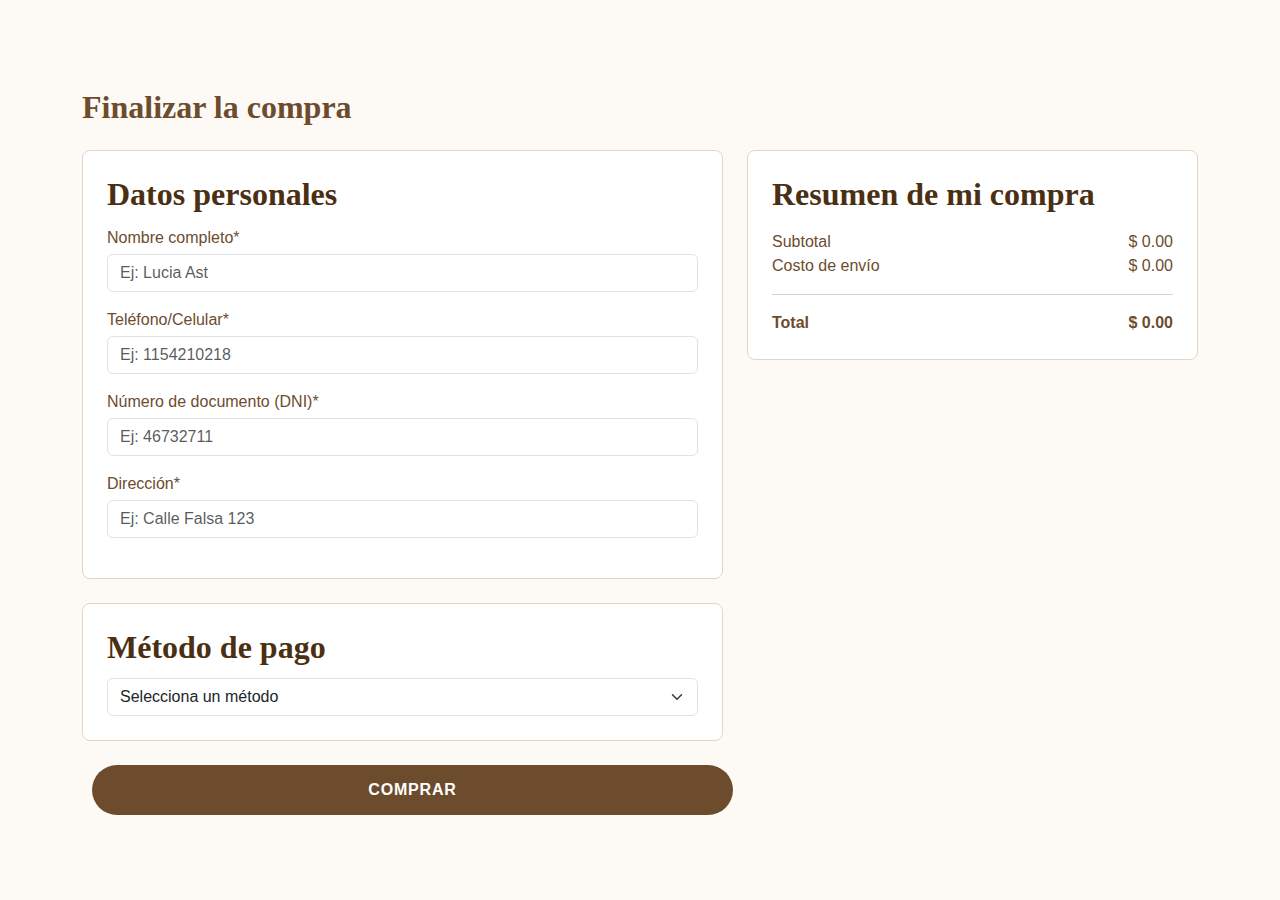
<file: compra.html>
<!DOCTYPE html>
<html lang="es">
<head>
<meta charset="UTF-8" />
<meta name="viewport" content="width=device-width, initial-scale=1.0">
<title>Finalizar compra - LUXEL</title>
<link href="https://cdn.jsdelivr.net/npm/bootstrap@5.3.3/dist/css/bootstrap.min.css" rel="stylesheet">
<link rel="shortcut icon" href="img/logo luxel-01.svg" type="image/x-icon">
<link rel="stylesheet" href="style.css">
<style>
  body {
    background-color: #fdfaf6;
    font-family: "Inter", sans-serif;
    color: #6d4c2e;
    padding-top: 2.5rem;
  }
  .checkout-title {
    font-family: "Bodoni Moda", serif;
    font-weight: bolder;
    font-size: 2rem;
    margin-bottom: 1.5rem;
  }
  .section-box {
    background: #fff;
    border: 1px solid #e0d6c6;
    border-radius: 8px;
    padding: 1.5rem;
    margin-bottom: 1.5rem;
  }
  .section-title {
    font-weight: 600;
    margin-bottom: .75rem;
  }
  label {
    font-weight: 500;
    margin-bottom: .25rem;
  }
  input, select {
    border: 1px solid #c2a17d;
    border-radius: 6px;
  }
  .btn-comprar {
    background-color: #6d4c2e;
    color: #fff;
    text-transform: uppercase;
    letter-spacing: .05em;
    border-radius: 50px;
    padding: .75rem 1.5rem;
    font-weight: 600;
    width: 100%;
  }
  .btn-comprar:hover {
    background-color: #8b5e2b;
  }
  .resumen-producto img {
    width: 50px;
    border-radius: 4px;
    object-fit: cover;
    margin-right: .75rem;
  }
</style>
</head>
<body>
<div class="container py-5">
  <h1 class="checkout-title mb-4 ">Finalizar la compra</h1>
  <div class="row g-4">
    <!-- Formulario -->
    <div class="col-lg-7">
      <div class="section-box">
        <h5 class="section-title">Datos personales</h5>
        <div class="mb-3">
          <label for="nombre">Nombre completo*</label>
          <input type="text" class="form-control" id="nombre" placeholder="Ej: Lucia Ast">
        </div>
        <div class="mb-3">
          <label for="telefono">Teléfono/Celular*</label>
          <input type="tel" class="form-control" id="telefono" placeholder="Ej: 1154210218">
        </div>
        <div class="mb-3">
          <label for="dni">Número de documento (DNI)*</label>
          <input type="text" class="form-control" id="dni" placeholder="Ej: 46732711">
        </div>
        <div class="mb-3">
          <label for="direccion">Dirección*</label>
          <input type="text" class="form-control" id="direccion" placeholder="Ej: Calle Falsa 123">
        </div>
      </div>
      <div class="section-box">
        <h5 class="section-title">Método de pago</h5>
        <select class="form-select">
          <option selected>Selecciona un método</option>
          <option>Tarjeta de crédito</option>
          <option>Tarjeta de débito</option>
          <option>Mercado Pago</option>
          <option>Efectivo</option>
        </select>
      </div>
      <form id="compraForm">
      <button type="submit" class="btn btn-comprar">Comprar</button>
      </form>
    </div>

    <!-- Resumen -->
    <div class="col-lg-5">
      <div class="section-box">
        <h5 class="section-title">Resumen de mi compra</h5>
        <div id="resumen-productos"></div>
        <div class="mt-3">
          <div class="d-flex justify-content-between">
            <span>Subtotal</span><span id="subtotal">$ 0.00</span>
          </div>
          <div class="d-flex justify-content-between">
            <span>Costo de envío</span><span>$ 0.00</span>
          </div>
          <hr>
          <div class="d-flex justify-content-between fw-bold">
            <span>Total</span><span id="total">$ 0.00</span>
          </div>
        </div>
      </div>
    </div>
  </div>
</div>

<!-- Script para mostrar productos -->
<script>
document.addEventListener('DOMContentLoaded', () => {
  const cart = JSON.parse(localStorage.getItem('cart')) || [];
  const resumen = document.getElementById('resumen-productos');
  const subtotalEl = document.getElementById('subtotal');
  const totalEl = document.getElementById('total');
  let subtotal = 0;

  cart.forEach(item => {
    const div = document.createElement('div');
    div.className = 'd-flex align-items-center resumen-producto mb-2';
    div.innerHTML = `
      <img src="${item.imagen}" alt="${item.nombre}">
      <div>
        <div>${item.nombre}</div>
        <div>${item.precio}</div>
      </div>
    `;
    resumen.appendChild(div);
    const precioNum = parseFloat(item.precio.replace(/[^\d.-]/g, '')) || 0;
    subtotal += precioNum;
  });
  subtotalEl.textContent = '$ ' + subtotal.toFixed(2);
  totalEl.textContent = '$ ' + subtotal.toFixed(2);
});
</script>
<script>
document.getElementById('compraForm').addEventListener('submit', function(e) {
  e.preventDefault(); // evita recargar
  localStorage.removeItem('cart'); // limpia carrito
  window.location.href = 'index.html'; // vuelve al inicio
});
</script>
</body>
</html>
</file>
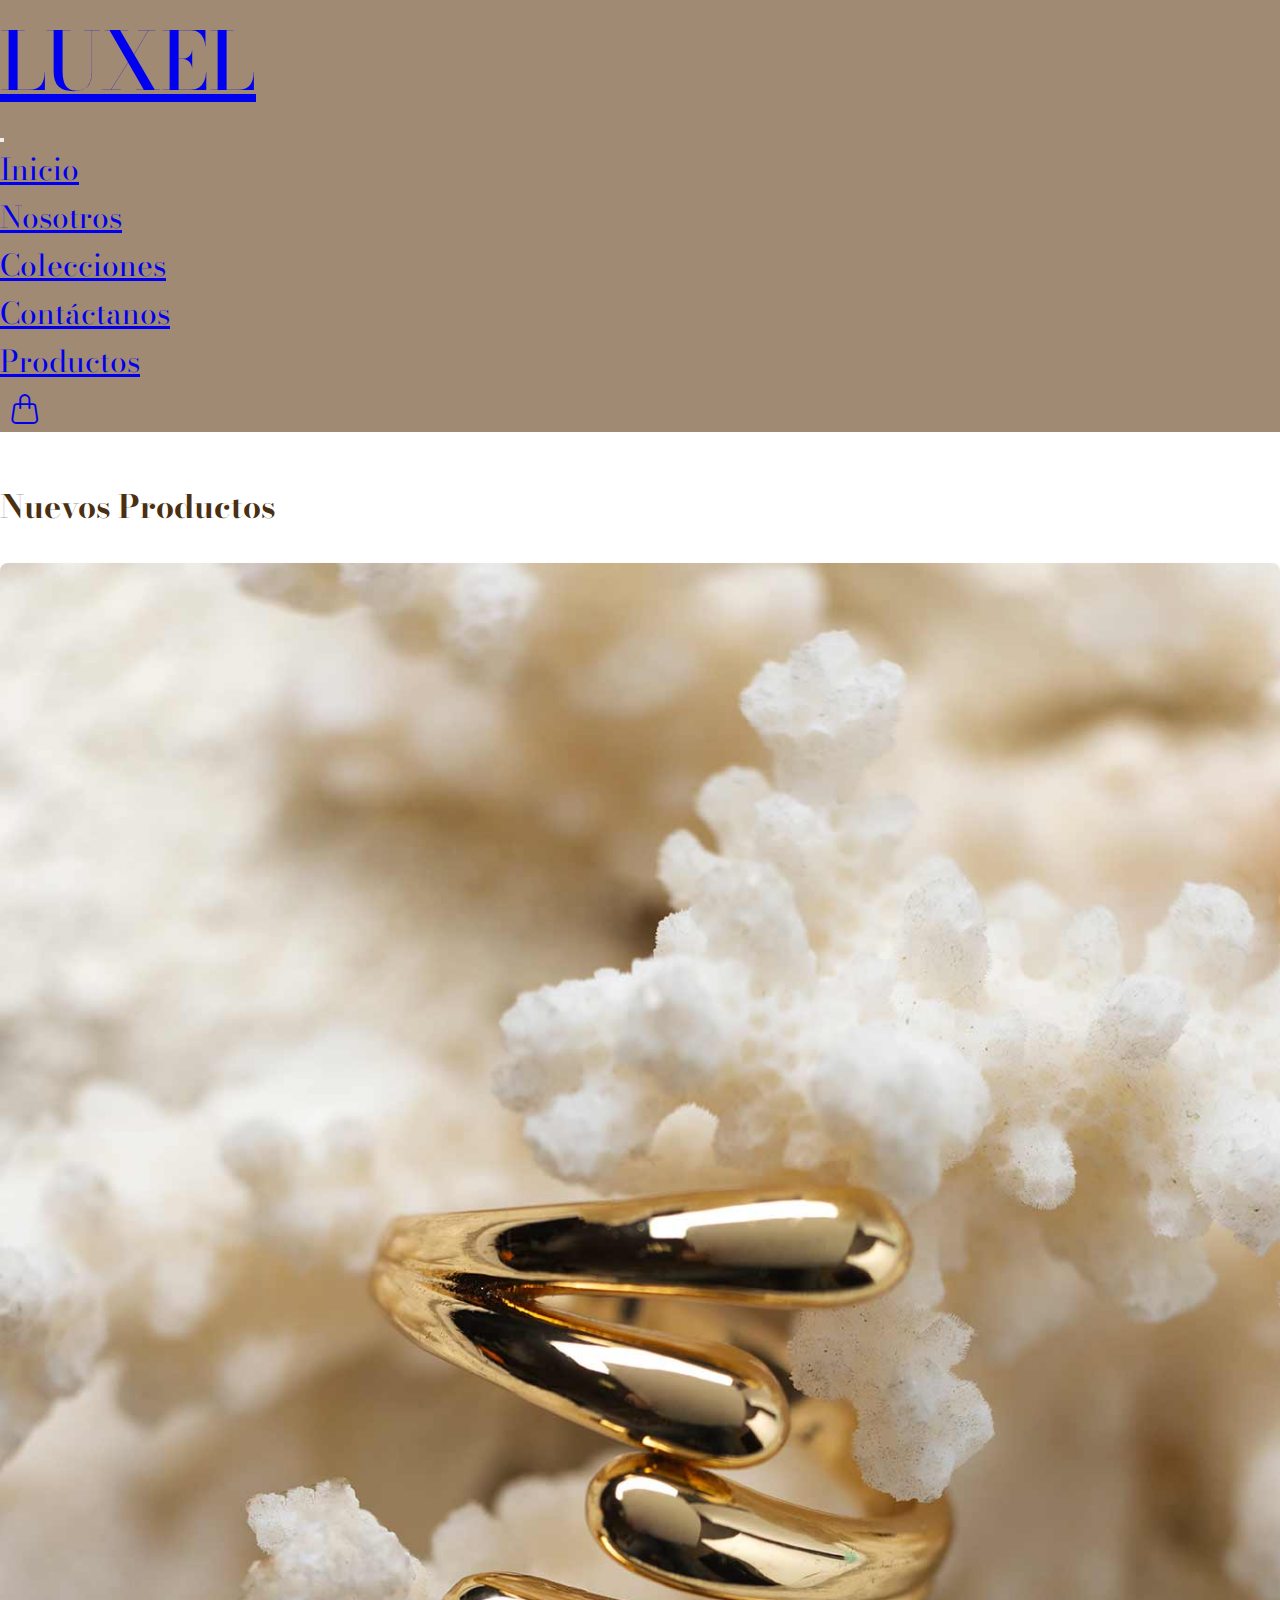
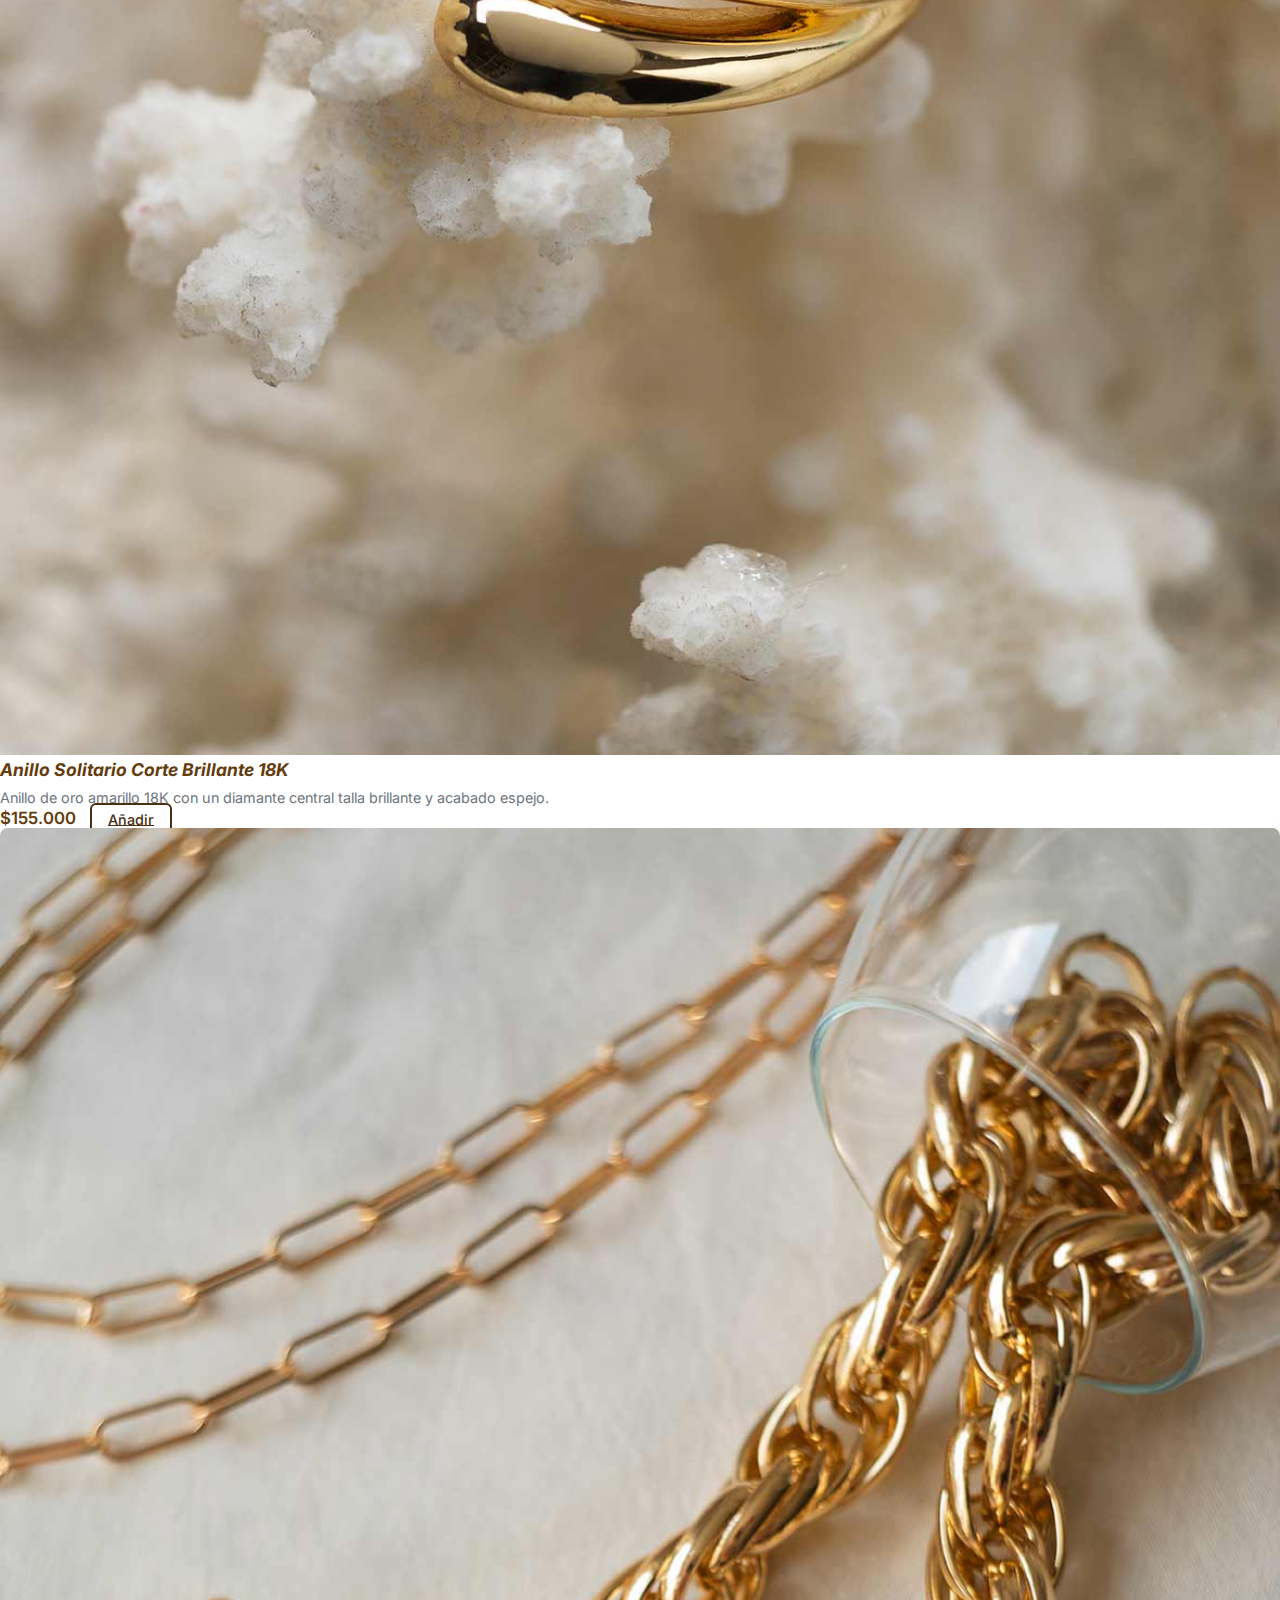
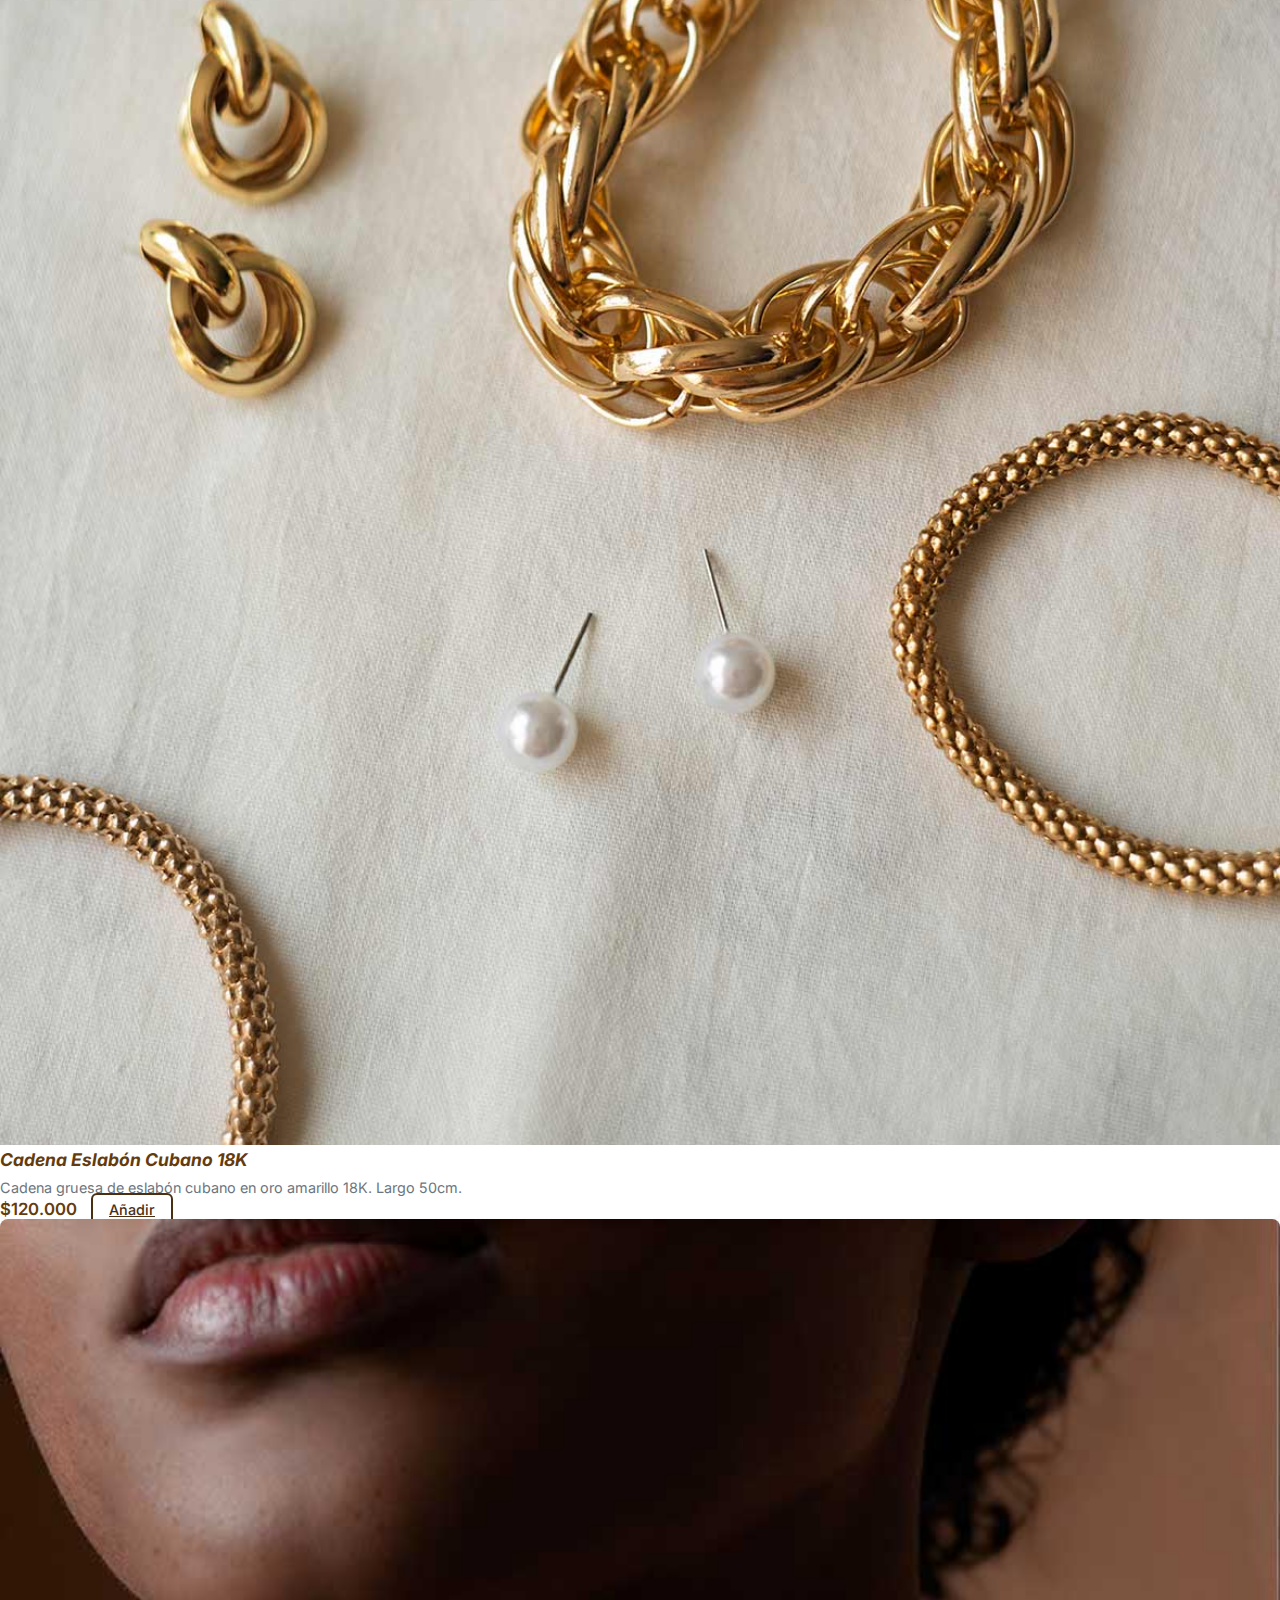
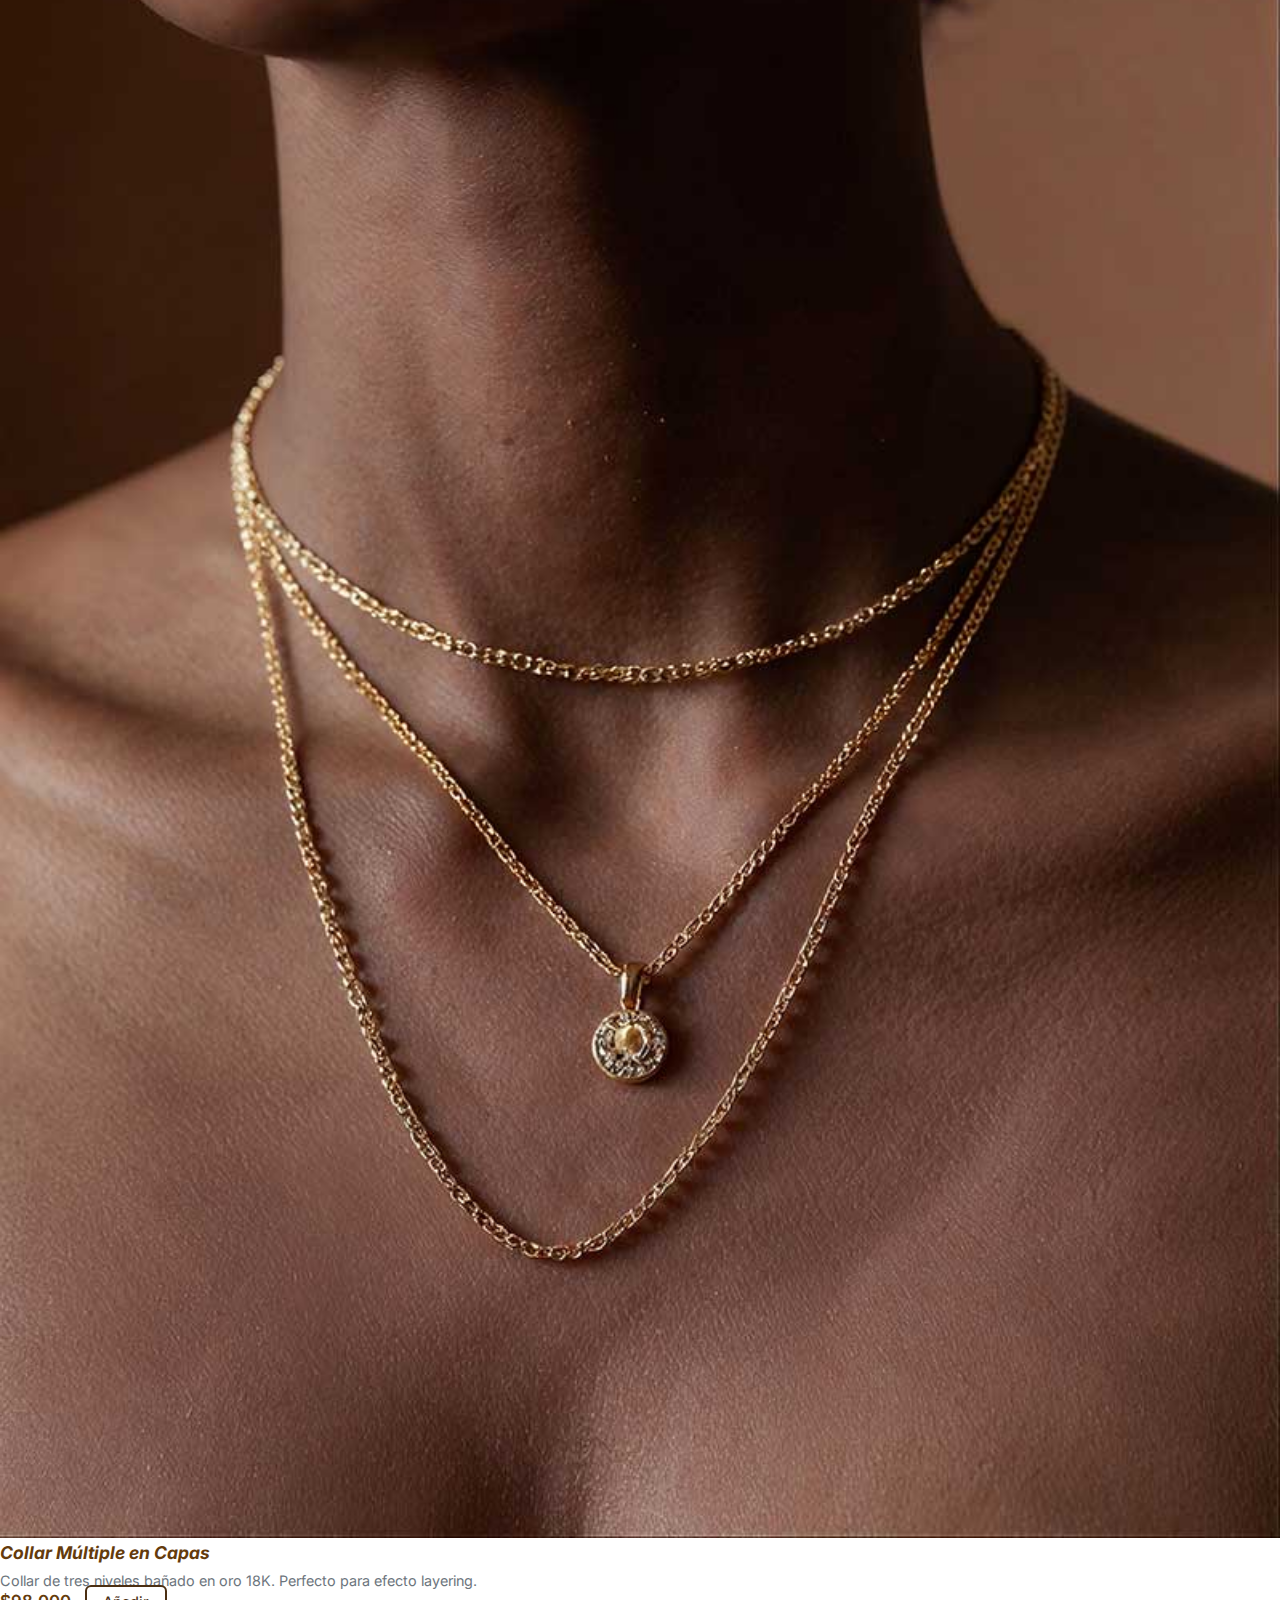
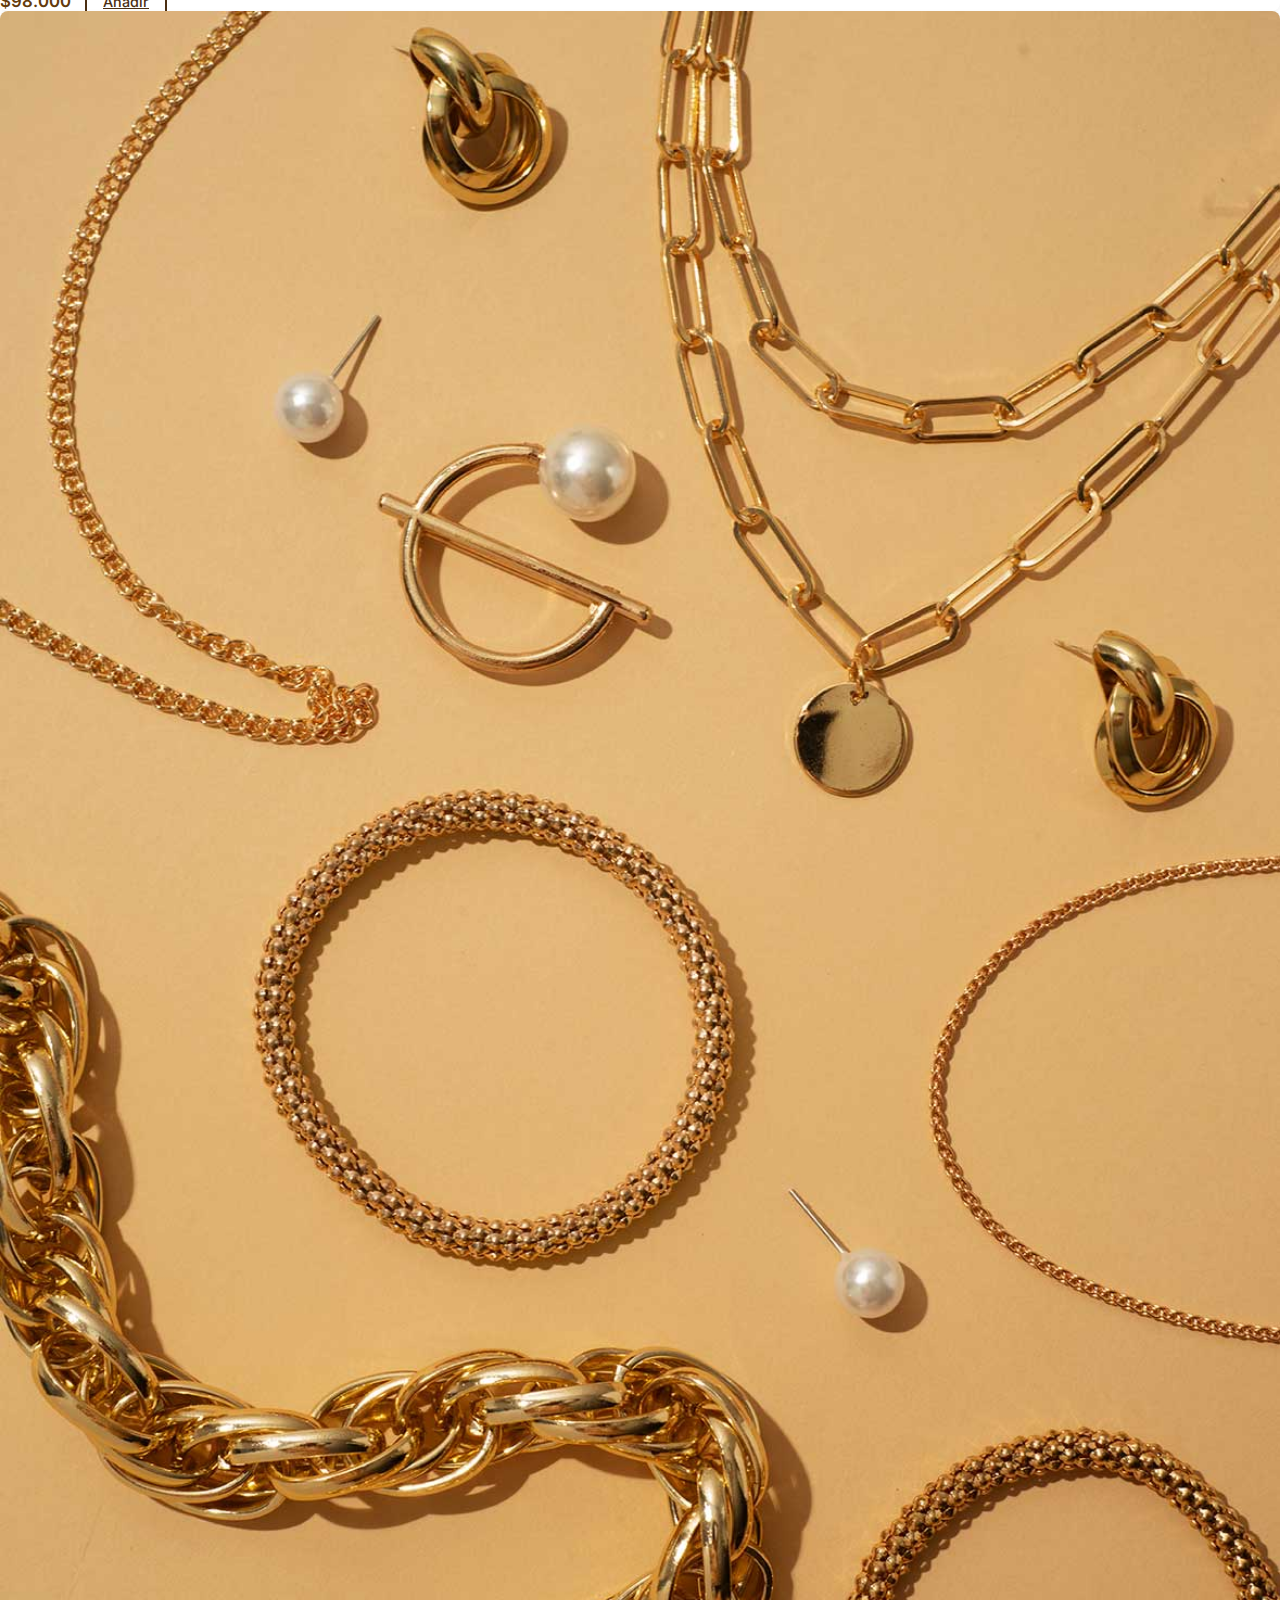
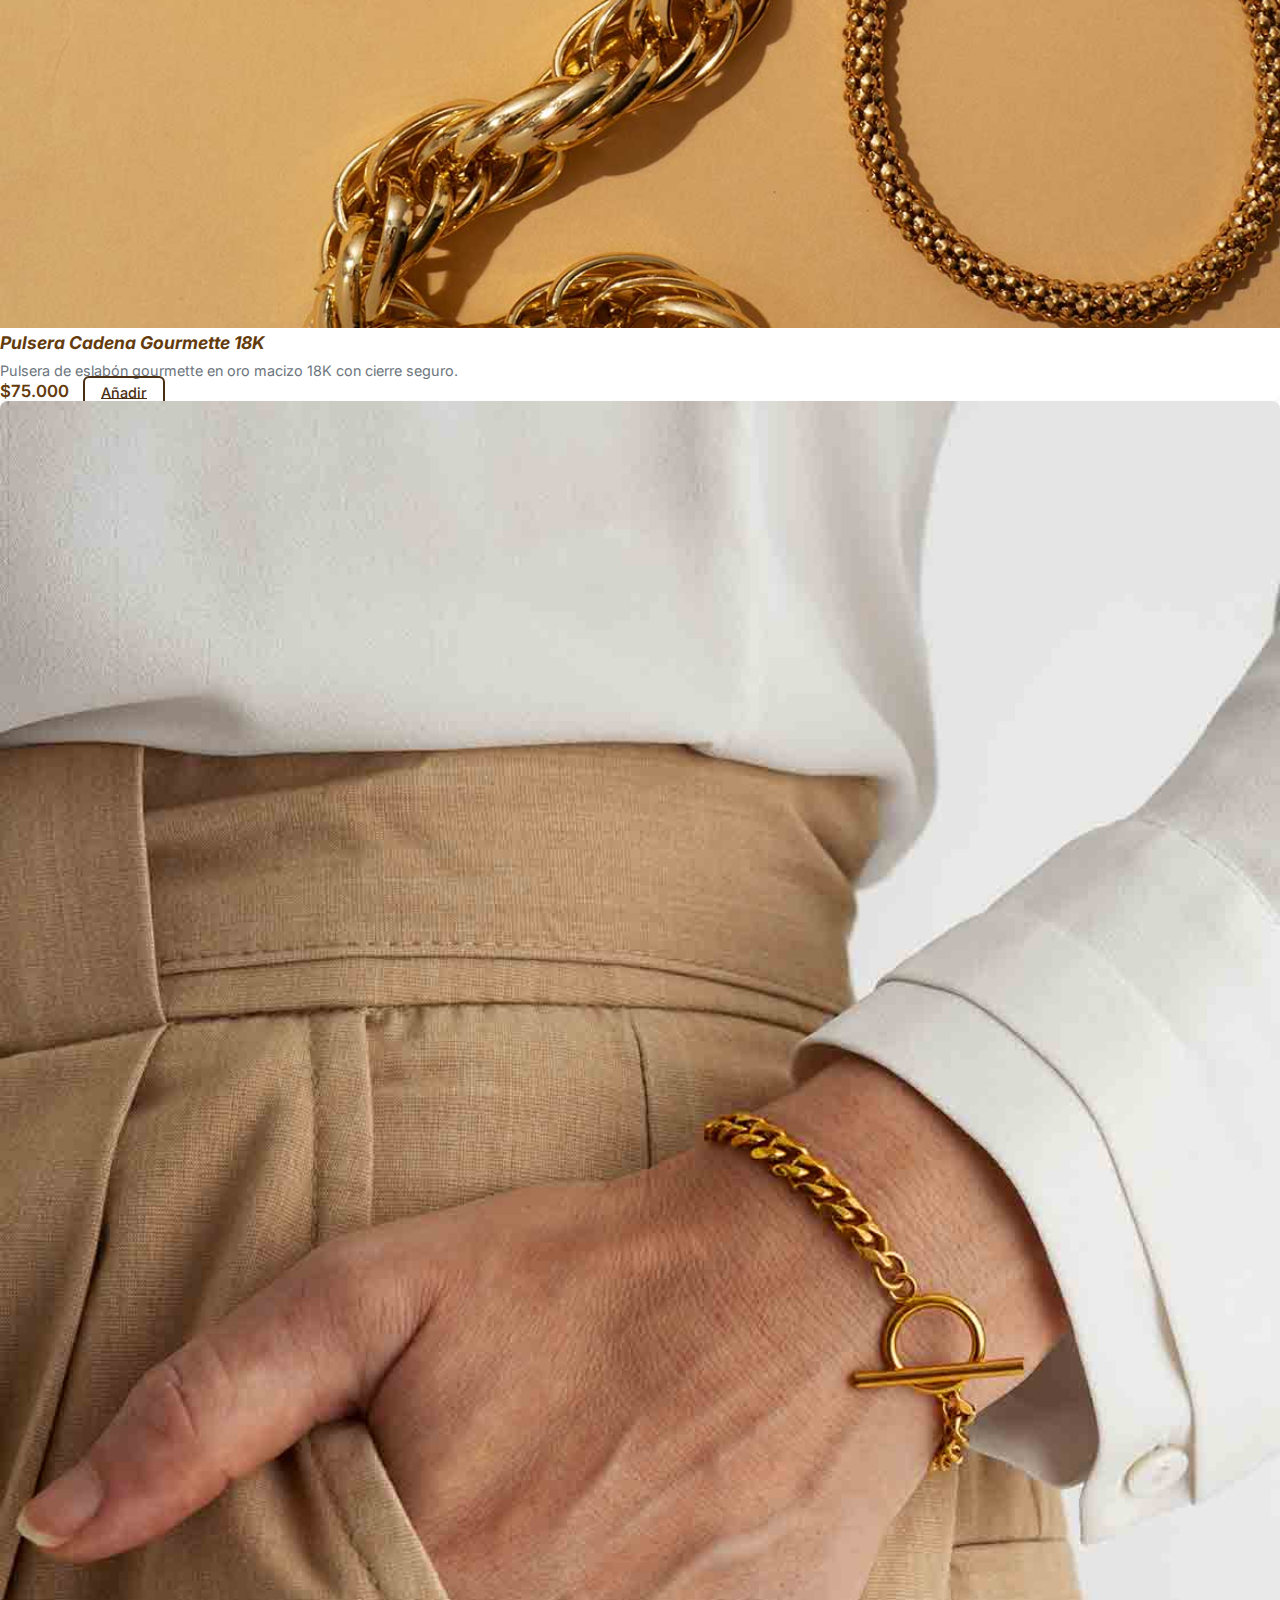
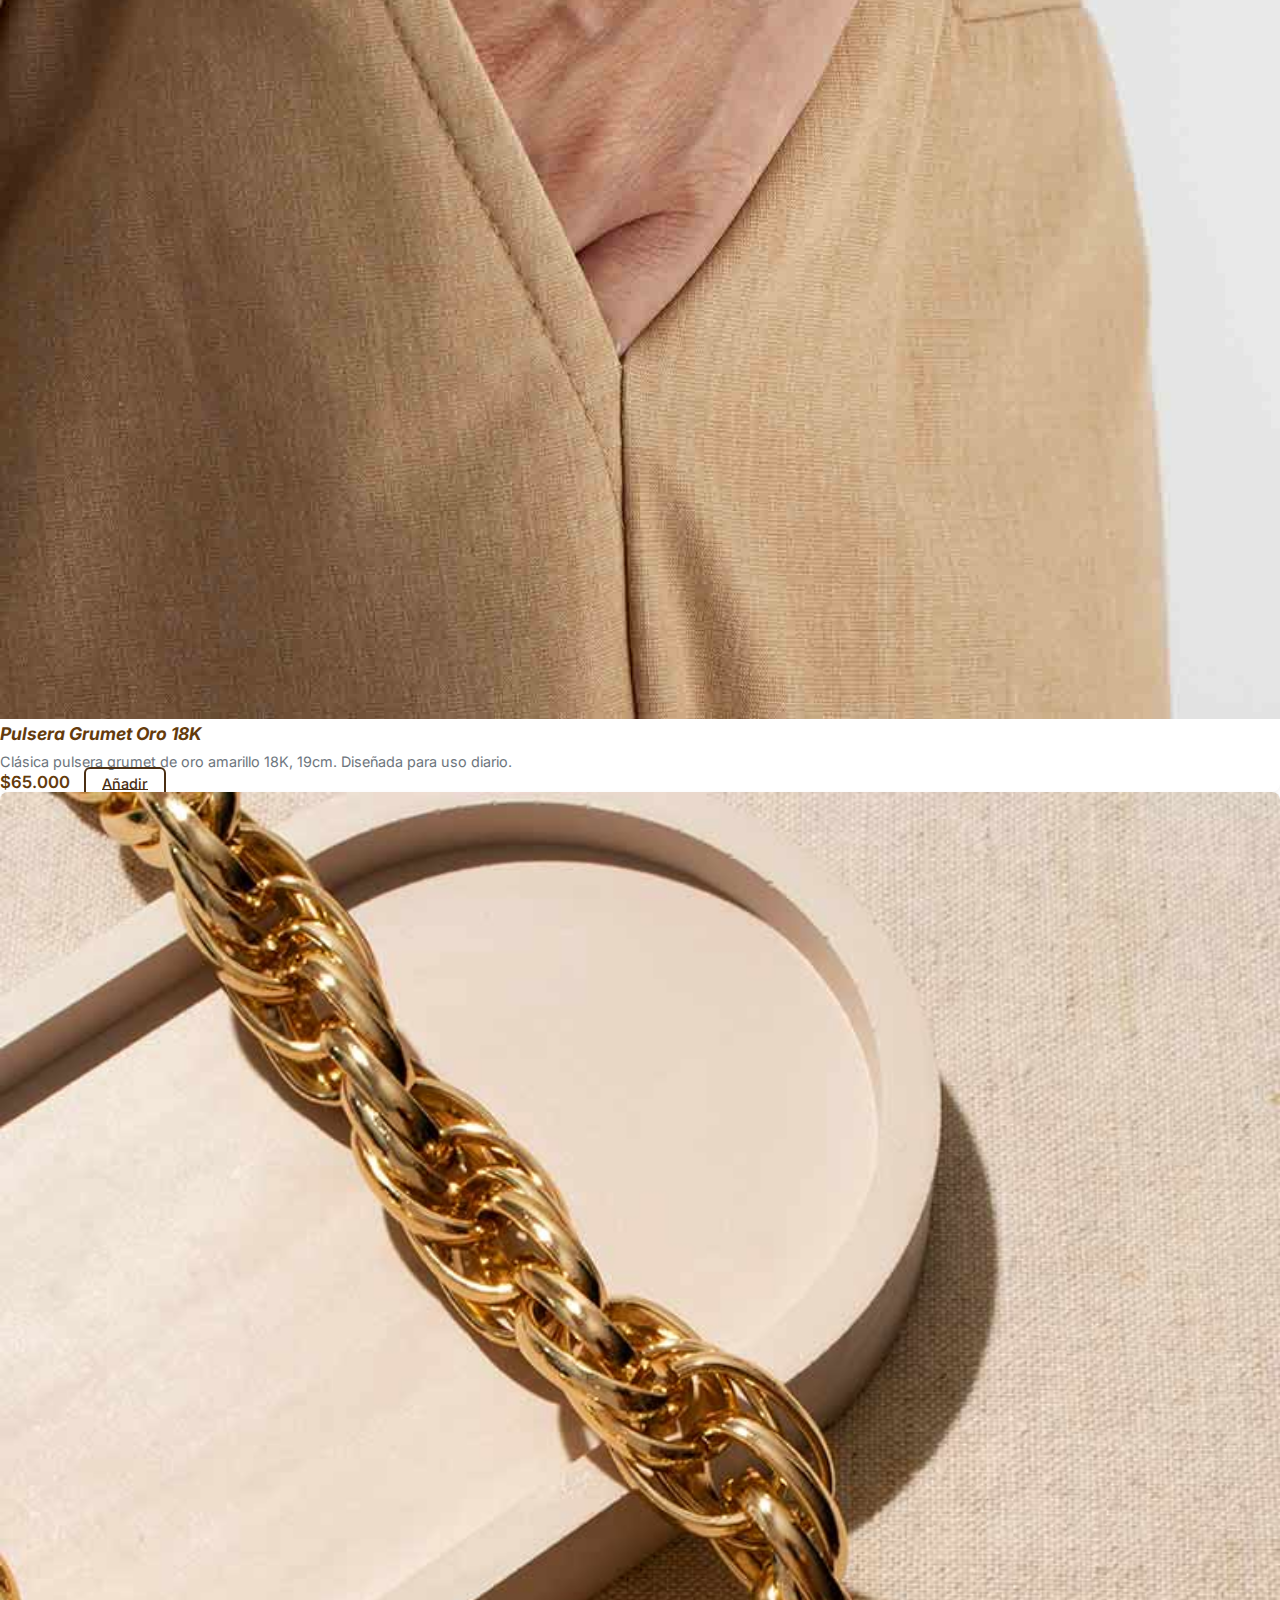
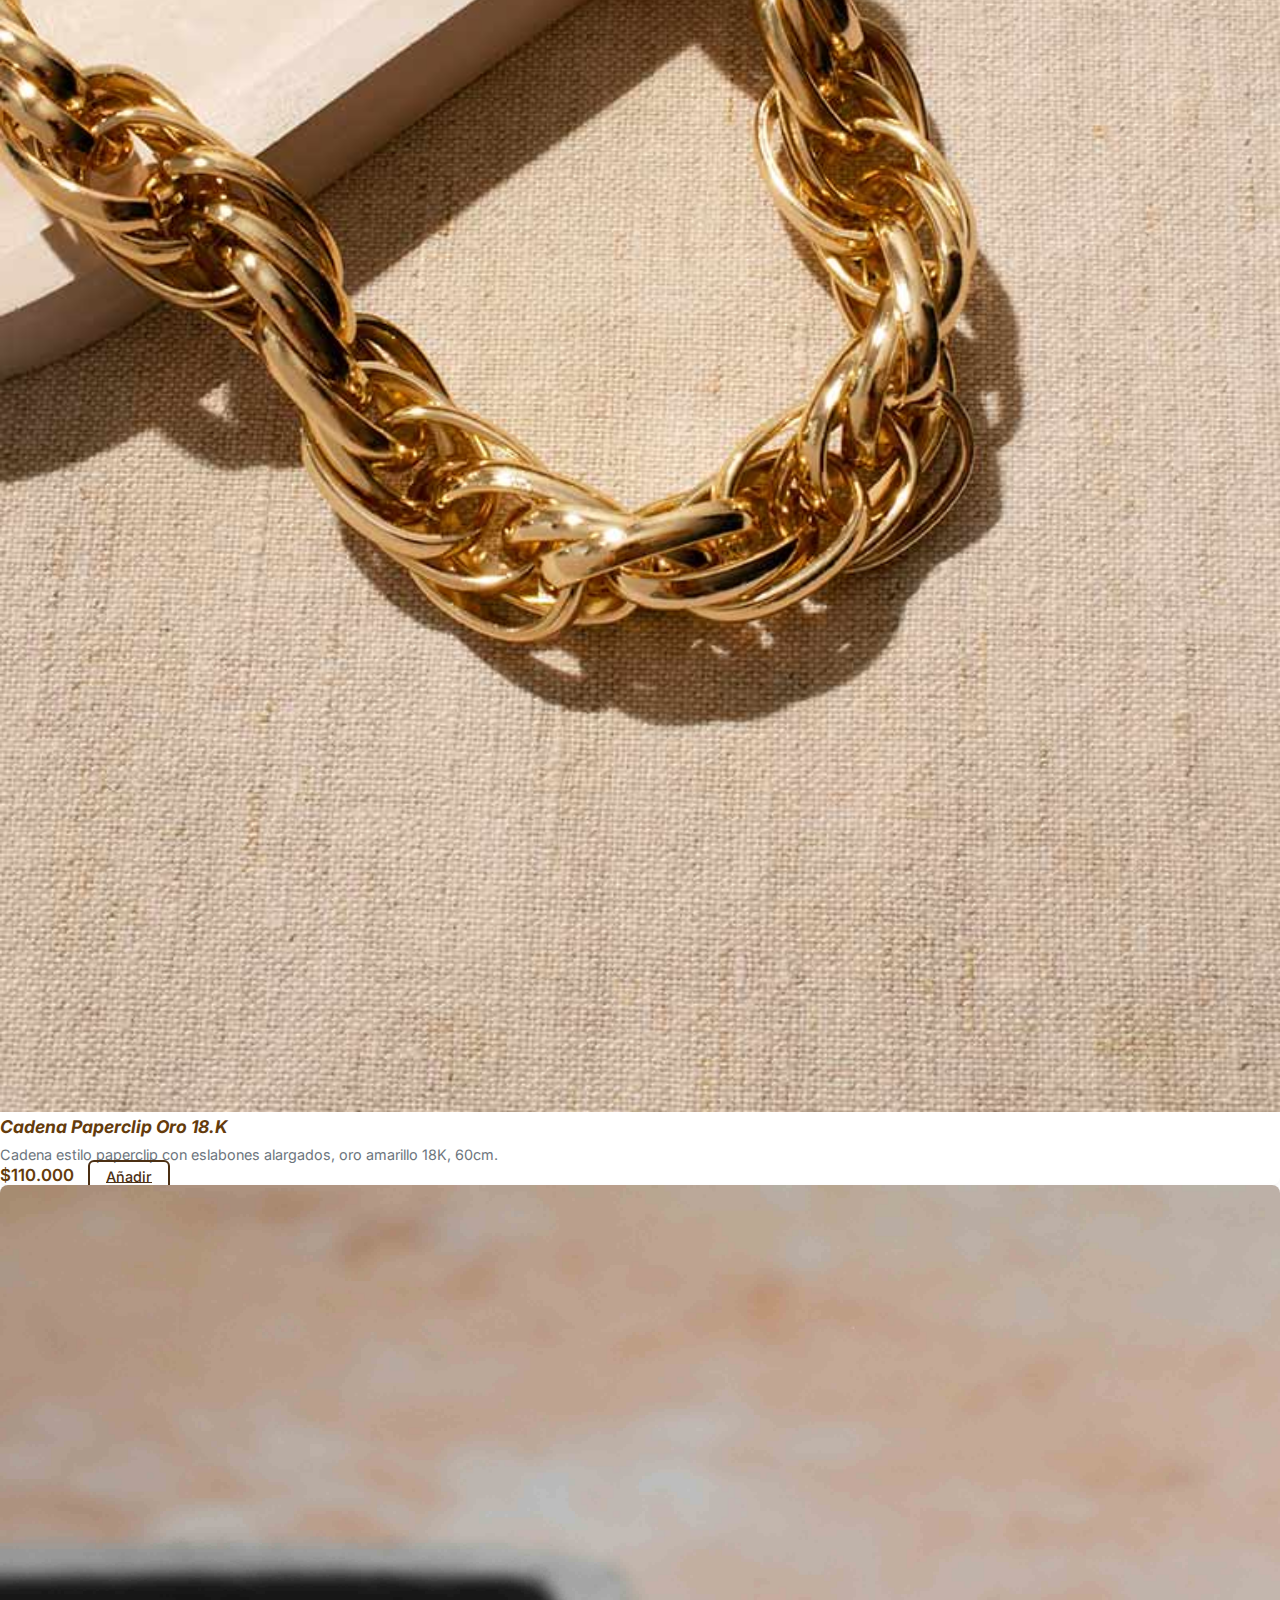
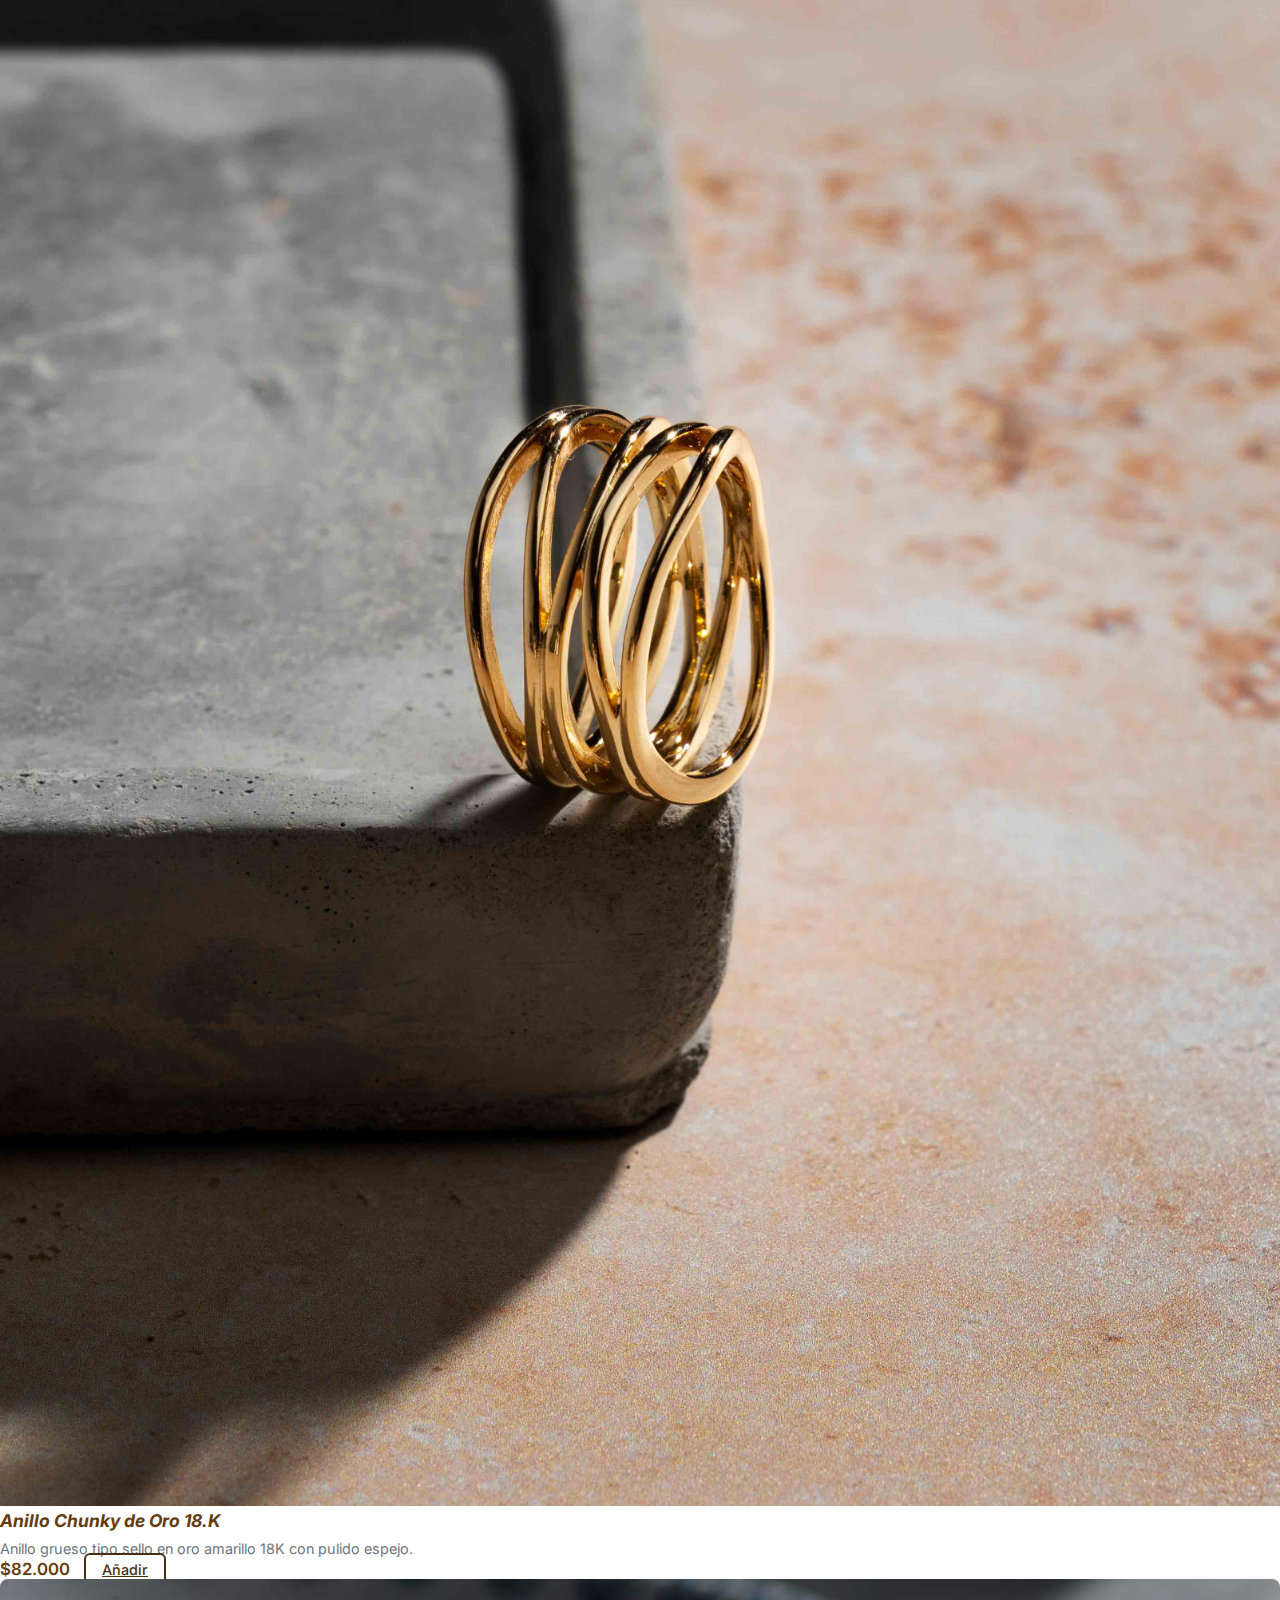
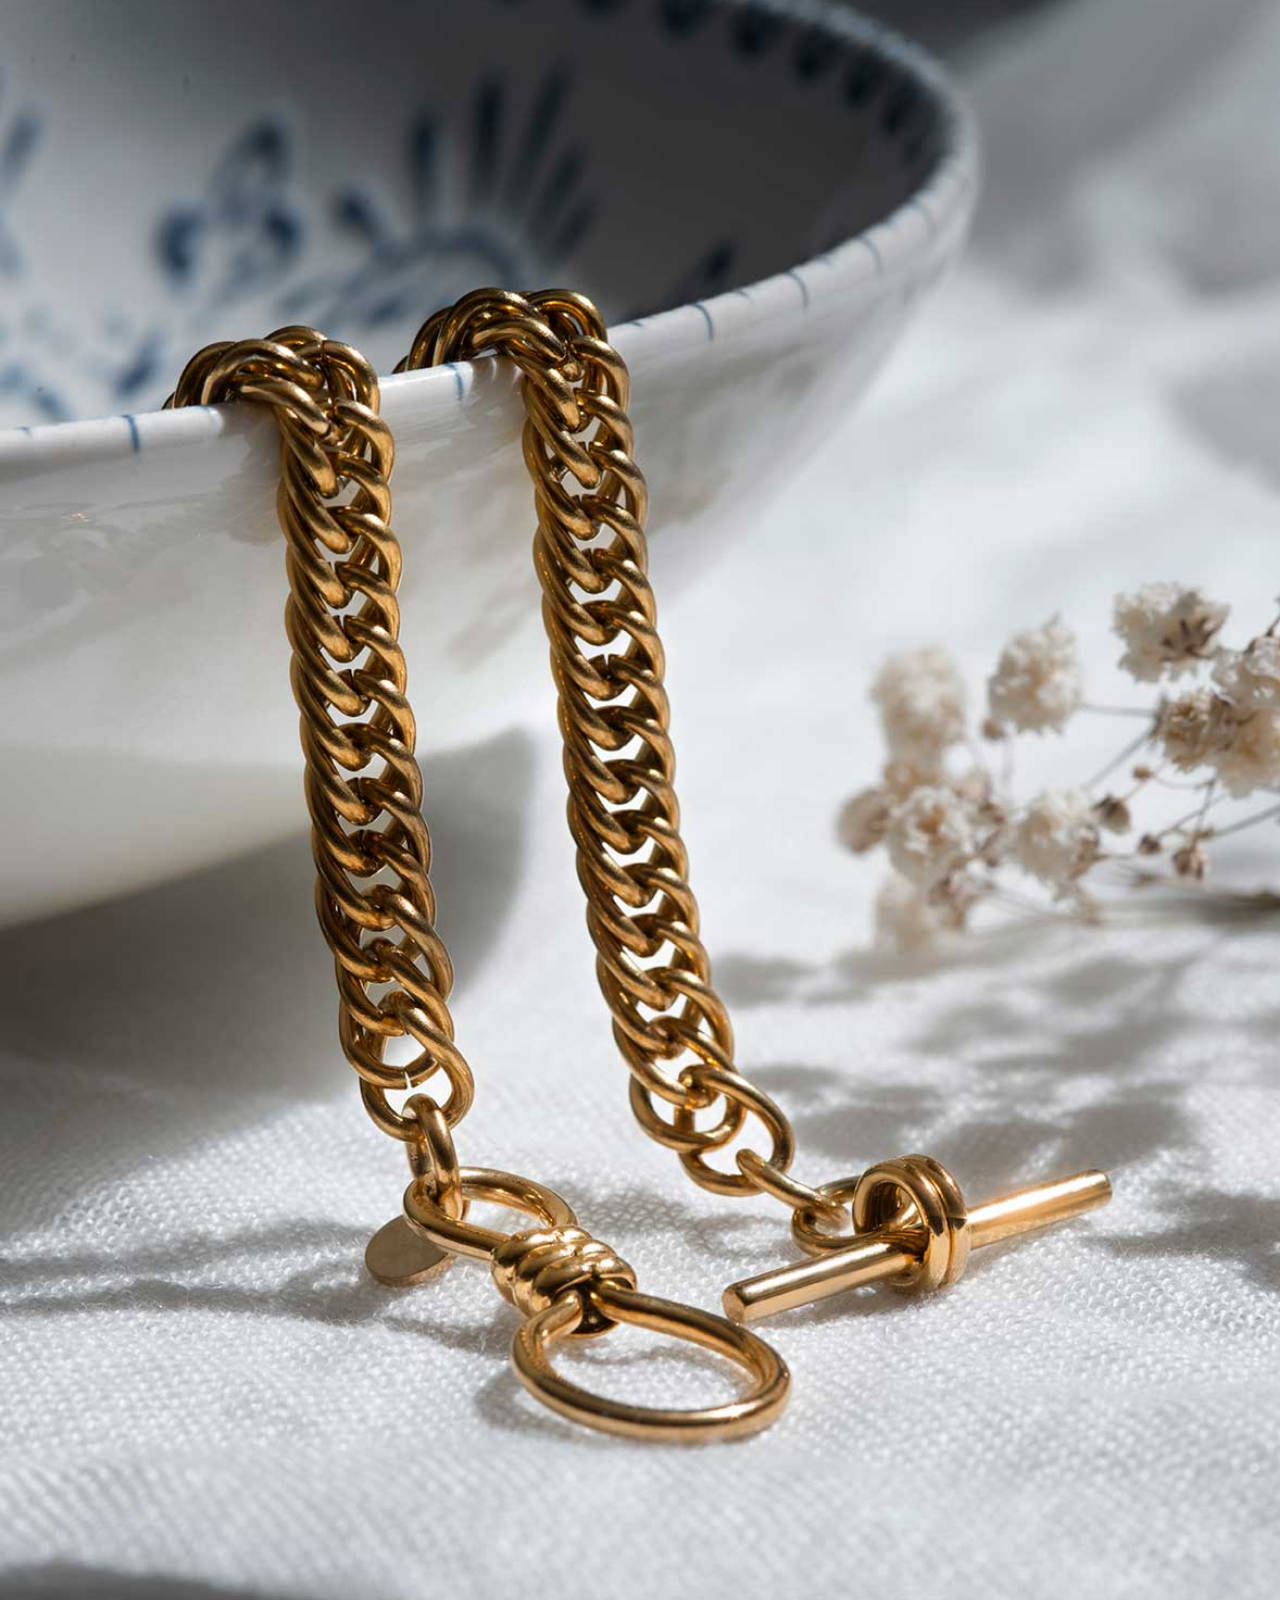
<file: listado.html>
<!DOCTYPE html>
<html lang="en">

<head>
    <meta charset="UTF-8">
    <meta name="viewport" content="width=device-width, initial-scale=1.0">
    <title>Luxel-Joyería de artesanal de elite</title>
    <link rel="stylesheet" href="style.css">
    <link href="https://cdn.jsdelivr.net/npm/bootstrap@5.3.7/dist/css/bootstrap.min.css" rel="stylesheet"
        integrity="sha384-LN+7fdVzj6u52u30Kp6M/trliBMCMKTyK833zpbD+pXdCLuTusPj697FH4R/5mcr" crossorigin="anonymous">
    <link href="https://cdn.jsdelivr.net/npm/bootstrap-icons/font/bootstrap-icons.css" rel="stylesheet">
    <link
        href="https://fonts.googleapis.com/css2?family=Bodoni+Moda:ital,opsz,wght@0,6..96,400..900;1,6..96,400..900&display=swap"
        rel="stylesheet">
    <link
        href="https://fonts.googleapis.com/css2?family=Bodoni+Moda:ital,opsz,wght@0,6..96,400..900;1,6..96,400..900&family=Inter:ital,opsz,wght@0,14..32,100..900;1,14..32,100..900&display=swap"
        rel="stylesheet">
        <link rel="shortcut icon" href="img/logo luxel-01.svg" type="image/x-icon">
        
</head>

<body>
    <!-- Header -->
    <header id="listado_barra" class="text-white py-0">
        <div class="cabeza">
            <nav class="navbar navbar-expand-lg navbar-light">
                <div class="container">
                    <!-- Logo -->
                    <a class="navbar-brand text-white" href="index.html">
                        <h1 class="logo"> LUXEL</h1>
                    </a>
                    <!-- Botón Hamburguesa -->
                    <button class="navbar-toggler text-white" type="button" data-bs-toggle="collapse"
                        data-bs-target="#miNav">
                        <span class="navbar-toggler-icon"></span>
                    </button>
                    <!-- Menú de Navegación -->
                    <div class="collapse navbar-collapse" id="miNav">
                        <ul class="navbar-nav ms-auto mb-2 mb-lg-0">
                            <li class="nav-item">
                                <a href="index.html" class="nav-link text-white me-3 fs-4 fs-md-5 fs-lg-6">Inicio</a>

                            </li>
                            <li class="nav-item">
                                <a href="index.html#pastillas_info" class="nav-link text-white me-3 fs-4 fs-md-5 fs-lg-6">Nosotros</a>
                            </li>
                            <li class="nav-item">
                                <a href="index.html#productos_nuevos" class="nav-link text-white me-3 fs-4 fs-md-5 fs-lg-6">Colecciones</a>
                            </li>
                            <li class="nav-item">
                                <a href="index.html#contacto" class="nav-link text-white me-3 fs-4 fs-md-5 fs-lg-6">Contáctanos</a>
                            </li>
                            <li class="nav-item">
                              <a href="listado.html" class="nav-link text-white me-3 fs-4 fs-md-5 fs-lg-6">Productos</a>
                          </li>
                            <li class="nav-item">
                                <a href="#" class="btn btn-outline-light me-3" data-bs-toggle="offcanvas" data-bs-target="#offcanvasCarrito">
                                    <i class="bi bi-handbag"></i>
                                </a>
                            </li>
                        </ul>
                    </div>
            </nav>
        </div>
    </header>

    <!-- Categorias -->

<div id="productos_nuevos" class="container mt-5 align-items-center">
  <h2 class="section-title">Nuevos Productos</h2>

  <div class="row g-4 justify-content-center">
<!-- Tarjetas usan: col-xl-3 · col-lg-4 · col-md-6 · col-12 -->

<!-- Producto 1 -->
<div class="col-12 col-md-6 col-lg-4 col-xl-3">
  <div class="card producto-card h-100">
    <div class="ratio ratio-4x3">
      <img src="img/anillo-de-oro-caro-que-se-muestra-sobre-fondo-de-coral-blanco.jpg" class="img-fluid object-fit-cover" alt="Anillo Solitario Corte Brillante 18K" />
    </div>
    <div class="card-body d-flex flex-column">
      <h5 class="card-title">Anillo Solitario Corte Brillante 18K</h5>
      <p class="card-text text-muted small flex-grow-1">Anillo de oro amarillo 18K con un diamante central talla brillante y acabado espejo.</p>
      <div class="d-flex justify-content-between align-items-center">
        <span class="producto-precio">$155.000</span>
        <a href="producto1.html" class="btn btn-sm btn-outline-dark"><i class="fas fa-shopping-cart"></i> Añadir</a>
      </div>
    </div>
  </div>
</div>

<!-- Producto 2 -->
<div class="col-12 col-md-6 col-lg-4 col-xl-3">
  <div class="card producto-card h-100">
    <div class="ratio ratio-4x3">
      <img src="img/aaaaaaaa.jpg" class="img-fluid object-fit-cover" alt="Cadena Eslabón Cubano 18K" />
    </div>
    <div class="card-body d-flex flex-column">
      <h5 class="card-title">Cadena Eslabón Cubano 18K</h5>
      <p class="card-text text-muted small flex-grow-1">Cadena gruesa de eslabón cubano en oro amarillo 18K. Largo 50cm.</p>
      <div class="d-flex justify-content-between align-items-center">
        <span class="producto-precio">$120.000</span>
        <a href="producto2.html" class="btn btn-sm btn-outline-dark"><i class="fas fa-shopping-cart"></i> Añadir</a>
      </div>
    </div>
  </div>
</div>

<!-- Producto 3 -->
<div class="col-12 col-md-6 col-lg-4 col-xl-3">
  <div class="card producto-card h-100">
    <div class="ratio ratio-4x3">
      <img src="img/collar-de-oro-en-capas.jpg" class="img-fluid object-fit-cover" alt="Collar Múltiple en Capas" />
    </div>
    <div class="card-body d-flex flex-column">
      <h5 class="card-title">Collar Múltiple en Capas</h5>
      <p class="card-text text-muted small flex-grow-1">Collar de tres niveles bañado en oro 18K. Perfecto para efecto layering.</p>
      <div class="d-flex justify-content-between align-items-center">
        <span class="producto-precio">$98.000</span>
        <a href="producto3.html" class="btn btn-sm btn-outline-dark"><i class="fas fa-shopping-cart"></i> Añadir</a>
      </div>
    </div>
  </div>
</div>

<!-- Producto 4 -->
<div class="col-12 col-md-6 col-lg-4 col-xl-3">
  <div class="card producto-card h-100">
    <div class="ratio ratio-4x3">
      <img src="img/cadena-dorada-lujosa-y-brillante.jpg" class="img-fluid object-fit-cover" alt="Pulsera Cadena Gourmette 18K" />
    </div>
    <div class="card-body d-flex flex-column">
      <h5 class="card-title">Pulsera Cadena Gourmette 18K</h5>
      <p class="card-text text-muted small flex-grow-1">Pulsera de eslabón gourmette en oro macizo 18K con cierre seguro.</p>
      <div class="d-flex justify-content-between align-items-center">
        <span class="producto-precio">$75.000</span>
        <a href="producto4.html" class="btn btn-sm btn-outline-dark"><i class="fas fa-shopping-cart"></i> Añadir</a>
      </div>
    </div>
  </div>
</div>

<!-- Producto 5 -->
<div class="col-12 col-md-6 col-lg-4 col-xl-3">
  <div class="card producto-card h-100">
    <div class="ratio ratio-4x3">
      <img src="img/mano-con-pulsera-de-oro-vista-frontal.jpg" class="img-fluid object-fit-cover" alt="Pulsera Grumet Oro 18K" />
    </div>
    <div class="card-body d-flex flex-column">
      <h5 class="card-title">Pulsera Grumet Oro 18K</h5>
      <p class="card-text text-muted small flex-grow-1">Clásica pulsera grumet de oro amarillo 18K, 19cm. Diseñada para uso diario.</p>
      <div class="d-flex justify-content-between align-items-center">
        <span class="producto-precio">$65.000</span>
        <a href="producto5.html" class="btn btn-sm btn-outline-dark"><i class="fas fa-shopping-cart"></i> Añadir</a>
      </div>
    </div>
  </div>
</div>

<!-- Producto 6 -->
<div class="col-12 col-md-6 col-lg-4 col-xl-3">
  <div class="card producto-card h-100">
    <div class="ratio ratio-4x3">
      <img src="img/exhibicion-de-cadena-dorada-brillante-y-lujosa-(1).jpg" class="img-fluid object-fit-cover" alt="Cadena Paperclip Oro 18.K" />
    </div>
    <div class="card-body d-flex flex-column">
      <h5 class="card-title">Cadena Paperclip Oro 18.K</h5>
      <p class="card-text text-muted small flex-grow-1">Cadena estilo paperclip con eslabones alargados, oro amarillo 18K, 60cm.</p>
      <div class="d-flex justify-content-between align-items-center">
        <span class="producto-precio">$110.000</span>
        <a href="producto6.html" class="btn btn-sm btn-outline-dark"><i class="fas fa-shopping-cart"></i> Añadir</a>
      </div>
    </div>
  </div>
</div>

<!-- Producto 7 -->
<div class="col-12 col-md-6 col-lg-4 col-xl-3">
  <div class="card producto-card h-100">
    <div class="ratio ratio-4x3">
      <img src="img/vista-del-lujoso-anillo-dorado-en-una-bandeja-de-roca-o-hormigon.jpg" class="img-fluid object-fit-cover" alt="Anillo Chunky de Oro 18K" />
    </div>
    <div class="card-body d-flex flex-column">
      <h5 class="card-title">Anillo Chunky de Oro 18.K</h5>
      <p class="card-text text-muted small flex-grow-1">Anillo grueso tipo sello en oro amarillo 18K con pulido espejo.</p>
      <div class="d-flex justify-content-between align-items-center">
        <span class="producto-precio">$82.000</span>
        <a href="producto7.html" class="btn btn-sm btn-outline-dark"><i class="fas fa-shopping-cart"></i> Añadir</a>
      </div>
    </div>
  </div>
</div>

<!-- Producto 8 -->
<div class="col-12 col-md-6 col-lg-4 col-xl-3">
  <div class="card producto-card h-100">
    <div class="ratio ratio-4x3">
      <img src="img/cuenco-y-cadena-de-oro-de-angulo-alto.jpg" class="img-fluid object-fit-cover" alt="Pulsera Doble Cadena Oro 18K" />
    </div>
    <div class="card-body d-flex flex-column">
      <h5 class="card-title">Pulsera Doble Cadena Oro 18K</h5>
      <p class="card-text text-muted small flex-grow-1">Pulsera de doble cadena entrelazada en oro amarillo 18K con ajuste deslizable y acabado de alto brillo.</p>
      <div class="d-flex justify-content-between align-items-center">
        <span class="producto-precio">$72.000</span>
        <a href="producto8.html" class="btn btn-sm btn-outline-dark"><i class="fas fa-shopping-cart"></i> Añadir</a>
      </div>
    </div>
  </div>
</div>
</div>


<footer class="py-3">
  <div class="container">
    <div class="d-flex flex-column flex-md-row justify-content-md-between align-items-center text-center text-md-start">
      <!-- Lista de contacto -->
      <ul class="list-unstyled d-flex flex-wrap justify-content-center justify-content-md-start gap-3 fs-6 fs-md-5 mb-2 mb-md-0">
        <li><i class="fas fa-map-marker-alt me-2"></i>Lucia Ast</li>
        <li><i class="fas fa-phone me-2"></i>Eleonora Melgarejo</li>
        <li><i class="fas fa-envelope me-2"></i>Instituto DaVinci</li>
        <li><i class="fas fa-clock me-2"></i>DGT5AP</li>
      </ul>

      <!-- Derechos reservados -->
      <p class="fs-6 mb-0 text-center text-md-end">
        &copy; 2025 Luxel. Todos los derechos reservados.
      </p>
    </div>
  </div>
</footer>


</body>

</html>
</file>
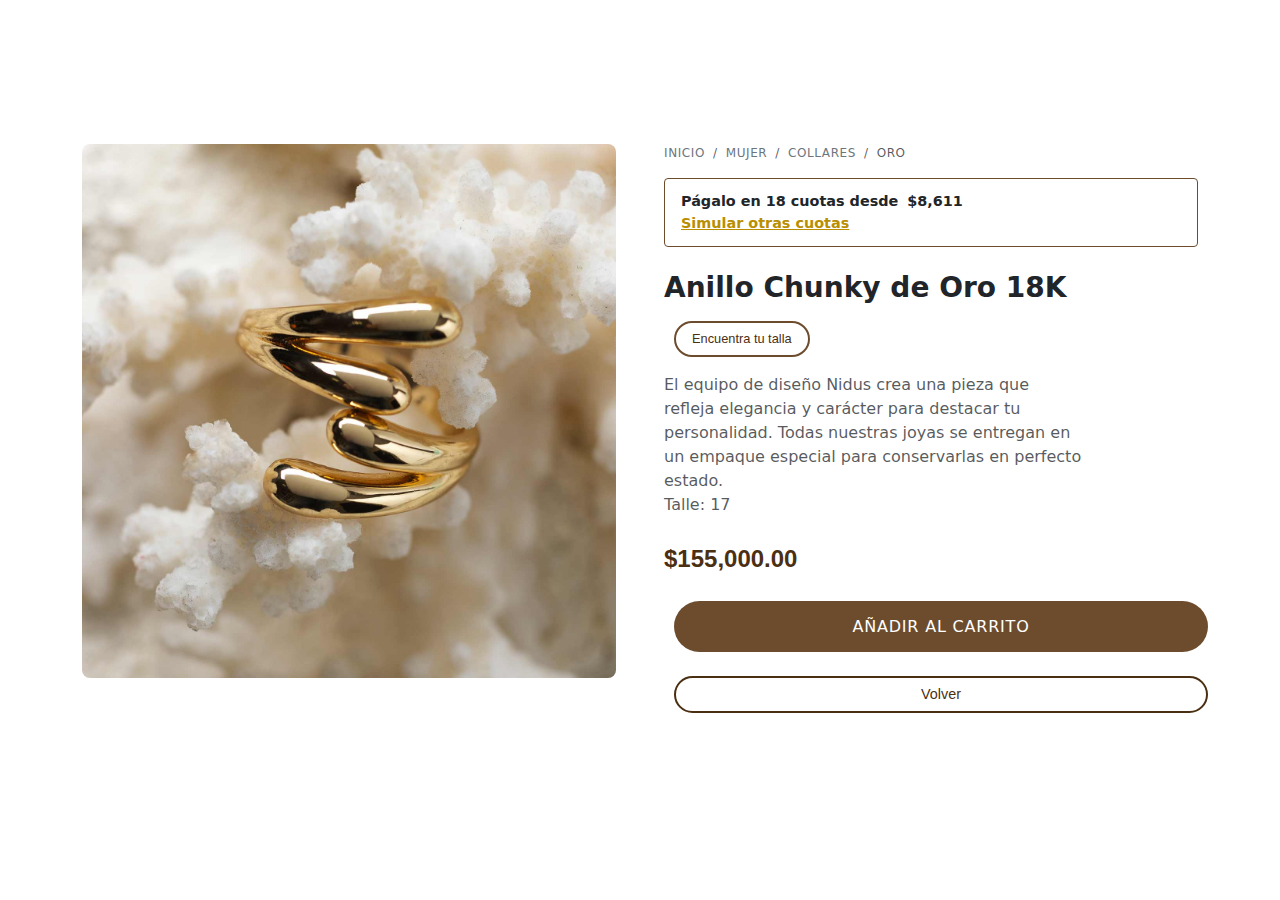
<file: producto1.html>
</style>
</head>
<link rel="stylesheet"
  href="https://cdn.jsdelivr.net/npm/bootstrap@5.3.3/dist/css/bootstrap.min.css">
  <link rel="stylesheet" href="style.css">
<title>Luxel-Anillo Chunky de Oro</title>
<link rel="shortcut icon" href="img/logo luxel-01.svg" type="image/x-icon">
<body> 
  <section class="producto_espacio">
    <main class="container py-5">
    <div class="row g-5 align-items-start">
      <!-- Imagen del producto -->
    <div class="col-12 col-lg-6">
      <div class="cuadrado">
      <img src="img/anillo-de-oro-caro-que-se-muestra-sobre-fondo-de-coral-blanco.jpg" alt="Collar Figaro Oro 18K" class="hero-img" />
      </div>
    </div>

      <!-- Detalle del producto -->
      <div class="col-12 col-lg-6">
        <!-- Breadcrumb -->
        <nav aria-label="breadcrumb">
          <ol class="breadcrumb breadcrumb-custom mb-3">
            <li class="breadcrumb-item"><a href="#">Inicio</a></li>
            <li class="breadcrumb-item"><a href="#">Mujer</a></li>
            <li class="breadcrumb-item"><a href="#">Collares</a></li>
            <li class="breadcrumb-item active" aria-current="page">Oro</li>
          </ol>
        </nav>

        <!-- Banner de cuotas -->
        <div class="banner-cuotas mb-4">
          <strong>Págalo en 18 cuotas desde <span class="ms-1">$8,611</span></strong><br />
          <a href="#" class="fw-semibold text-decoration-underline" style="color: rgb(185, 142, 0);">Simular otras cuotas</a>
        </div>

        <!-- Título -->
        <h1 class="producto-title mb-3">Anillo Chunky de Oro 18K</h1>

        <!-- Botón "encuentra tu talla" -->
        <button class="btn btn-outline-dark btn-talla mb-3" style="border-radius: 50px;">Encuentra tu talla</button>

        <!-- Descripción -->
        <p class="text-muted mb-4" style="max-width: 420px;">
          El equipo de diseño Nidus crea una pieza que refleja elegancia y carácter para destacar tu personalidad.
          Todas nuestras joyas se entregan en un empaque especial para conservarlas en perfecto estado.<br />
          Talle: 17
        </p>

        <!-- Precio -->
        <div class="producto-precio mb-4">$155,000.00</div>

        <!-- Botón añadir al carrito -->
        <a href="#" id="addToCartBtn" class="btn btn-carrito w-100 mb-4" style="border-radius: 50px;">
        Añadir al carrito
        </a>
     <a href="index.html" class="btn btn-outline-dark w-100" style="border-radius: 50px;">Volver</a>
      </div>
    </div>
  </main>

  <!-- Bootstrap 5 JS (opcional, para componentes interactivos) -->
  <script src="https://cdn.jsdelivr.net/npm/bootstrap@5.3.3/dist/js/bootstrap.bundle.min.js"></script>
  <style>
    /* ————— Paleta de marca ————— */
    :root {
      --nid-gold: #d4af37;
      --nid-brown: #4b2f13;
      --nid-black: #6d4c2e;
    }

    /* ——— Breadcrumb ——— */
    .breadcrumb-custom {
      font-size: .75rem;
      text-transform: uppercase;
      letter-spacing: .05em;
    }

    .breadcrumb-custom a {
      color: #6c757d;
      text-decoration: none;
    }

    .breadcrumb-custom .breadcrumb-item + .breadcrumb-item::before {
      content: "/";
    }

    /* ——— Banner cuotas ——— */
    .banner-cuotas {
      border: 1px solid #6d4c2e;
      border-radius: .25rem;
      font-size: .9rem;
      padding: .75rem 1rem;
    }

    /* ——— Título & Descripción ——— */
    .producto-title {
      font-weight: 600;
      font-size: 1.75rem;
    }

    /* ——— Botón talla ——— */
    .btn-talla {
      font-size: .8rem;
      padding: .4rem 1rem;
      border-color: var(--nid-black);
    }

    /* ——— Precio ——— */
    .producto-precio {
      font-weight: 700;
      font-size: 1.5rem;
      color: var(--nid-brown);
    }

    /* ——— Botón carrito ——— */
    .btn-carrito {
      background: var(--nid-black);
      color: #ffffff;
      padding: .8rem 1rem;
      text-transform: uppercase;
      letter-spacing: .05em;
    }

    .btn-carrito:hover {
      background: var(--nid-brown);
      color: #ffffff;
    }

    /* ——— Imagen ——— */
    .hero-img {
      width: 100%;
      height: auto;
      object-fit: contain;
    }

    .img-wrapper {
      text-align: center;
    }
  </style>
  <script>
// Detecta clic en el botón
document.getElementById('addToCartBtn').addEventListener('click', function(e) {
  e.preventDefault(); // Evita que recargue la página

  // Creamos el objeto del producto
  const product = {
    nombre: "Anillo Solitario Corte Brillante 18K",
    precio: "$155,000.00",
    cantidad: 1,
    imagen: "img/anillo-de-oro-caro-que-se-muestra-sobre-fondo-de-coral-blanco.jpg"
  };

  // Guardamos o sumamos en localStorage
  let cart = JSON.parse(localStorage.getItem('cart')) || [];
  cart.push(product);
  localStorage.setItem('cart', JSON.stringify(cart));

  // Redirige a index.html e indica que debe abrir el carrito
  window.location.href = "index.html?openCart=true";
});
</script>
  </section>
</body>
</html>
</file>
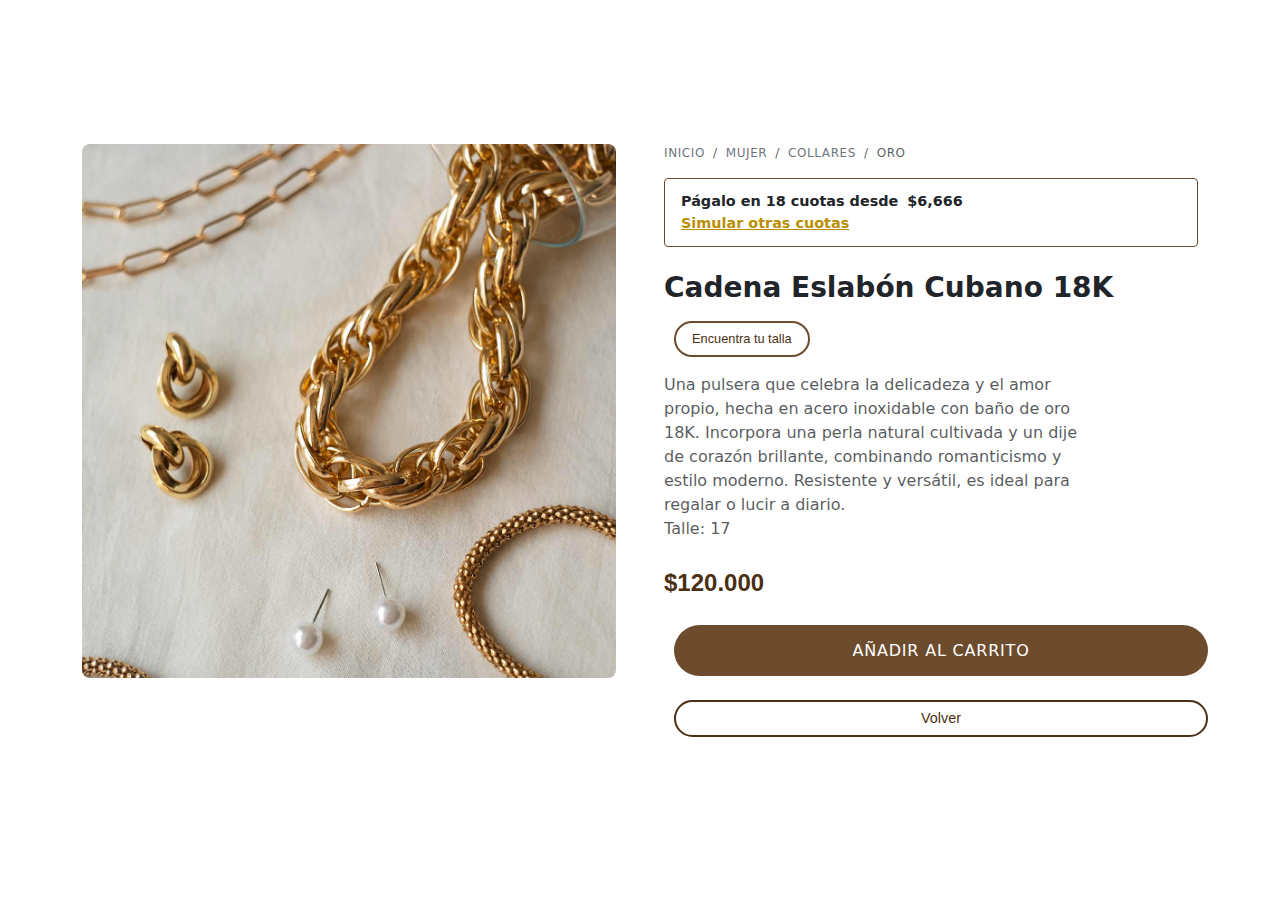
<file: producto2.html>
</style>
</head>
  <link rel="stylesheet" href="https://cdn.jsdelivr.net/npm/bootstrap@5.3.3/dist/css/bootstrap.min.css">
  <link rel="stylesheet" href="style.css">
  <title>Luxel-Cadena Eslabón Cubano</title>
  <link rel="shortcut icon" href="img/logo luxel-01.svg" type="image/x-icon">
<body>
  <section class="producto_espacio">
    <main class="container py-5">
    <div class="row g-5 align-items-start">
      <!-- Imagen del producto -->
      <div class="col-12 col-lg-6">
        <div class="cuadrado">
          <img src="img/aaaaaaaa.jpg" alt="Cadena Eslabón Cubano 18K" class="hero-img" />
        </div>
      </div>

      <!-- Detalle del producto -->
      <div class="col-12 col-lg-6">
        <!-- Breadcrumb -->
        <nav aria-label="breadcrumb">
          <ol class="breadcrumb breadcrumb-custom mb-3">
            <li class="breadcrumb-item"><a href="#">Inicio</a></li>
            <li class="breadcrumb-item"><a href="#">Mujer</a></li>
            <li class="breadcrumb-item"><a href="#">Collares</a></li>
            <li class="breadcrumb-item active" aria-current="page">Oro</li>
          </ol>
        </nav>

        <!-- Banner de cuotas -->
        <div class="banner-cuotas mb-4">
          <strong>Págalo en 18 cuotas desde <span class="ms-1">$6,666</span></strong><br />
          <a href="#" class="fw-semibold text-decoration-underline" style="color: rgb(185, 142, 0);">Simular otras
            cuotas</a>
        </div>

        <!-- Título -->
        <h1 class="producto-title mb-3">Cadena Eslabón Cubano 18K</h1>

        <!-- Botón "encuentra tu talla" -->
        <button class="btn btn-outline-dark btn-talla mb-3" style="border-radius: 50px;">Encuentra tu talla</button>

        <!-- Descripción -->
        <p class="text-muted mb-4" style="max-width: 420px;">
          Una pulsera que celebra la delicadeza y el amor propio, hecha en acero inoxidable con baño de oro 18K.
          Incorpora una perla natural cultivada y un dije de corazón brillante, combinando romanticismo y estilo
          moderno. Resistente y versátil, es ideal para regalar o lucir a diario. <br>
          Talle: 17
        </p>

        <!-- Precio -->
        <div class="producto-precio mb-4">$120.000</div>

        <!-- Botón añadir al carrito -->
        <a href="#" id="addToCartBtn" class="btn btn-carrito w-100 mb-4" style="border-radius: 50px;">Añadir al carrito</a>
        <a href="index.html" class="btn btn-outline-dark w-100" style="border-radius: 50px;">Volver</a>
      </div>
    </div>
  </main>

  <!-- Bootstrap 5 JS (opcional, para componentes interactivos) -->
  <script src="https://cdn.jsdelivr.net/npm/bootstrap@5.3.3/dist/js/bootstrap.bundle.min.js"></script>
  <style>
    /* ————— Paleta de marca ————— */
    :root {
      --nid-gold: #d4af37;
      --nid-brown: #4b2f13;
      --nid-black: #6d4c2e;
    }

    /* ——— Breadcrumb ——— */
    .breadcrumb-custom {
      font-size: .75rem;
      text-transform: uppercase;
      letter-spacing: .05em;
    }

    .breadcrumb-custom a {
      color: #6c757d;
      text-decoration: none;
    }

    .breadcrumb-custom .breadcrumb-item+.breadcrumb-item::before {
      content: "/";
    }

    /* ——— Banner cuotas ——— */
    .banner-cuotas {
      border: 1px solid #6d4c2e;
      border-radius: .25rem;
      font-size: .9rem;
      padding: .75rem 1rem;
    }

    /* ——— Título & Descripción ——— */
    .producto-title {
      font-weight: 600;
      font-size: 1.75rem;
    }

    /* ——— Botón talla ——— */
    .btn-talla {
      font-size: .8rem;
      padding: .4rem 1rem;
      border-color: var(--nid-black);
    }

    /* ——— Precio ——— */
    .producto-precio {
      font-weight: 700;
      font-size: 1.5rem;
      color: var(--nid-brown);
    }

    /* ——— Botón carrito ——— */
    .btn-carrito {
      background: var(--nid-black);
      color: #ffffff;
      padding: .8rem 1rem;
      text-transform: uppercase;
      letter-spacing: .05em;
    }

    .btn-carrito:hover {
      background: var(--nid-brown);
      color: #ffffff;
    }

    /* ——— Imagen ——— */
    .hero-img {
      width: 100%;
      height: auto;
      object-fit: contain;
    }

    .img-wrapper {
      text-align: center;
    }
  </style>
  <script>
    // Detecta clic en el botón
    document.getElementById('addToCartBtn').addEventListener('click', function (e) {
      e.preventDefault(); // Evita que recargue la página

      // Creamos el objeto del producto
      const product = {
        nombre: "Cadena Eslabón Cubano 18K",
        precio: "$120,000.00",
        cantidad: 1,
        imagen: "img/aaaaaaaa.jpg"
      };

      // Guardamos o sumamos en localStorage
      let cart = JSON.parse(localStorage.getItem('cart')) || [];
      cart.push(product);
      localStorage.setItem('cart', JSON.stringify(cart));

      // Redirige a index.html e indica que debe abrir el carrito
      window.location.href = "index.html?openCart=true";
    });
  </script>
  </section>
</body>

</html>
</file>
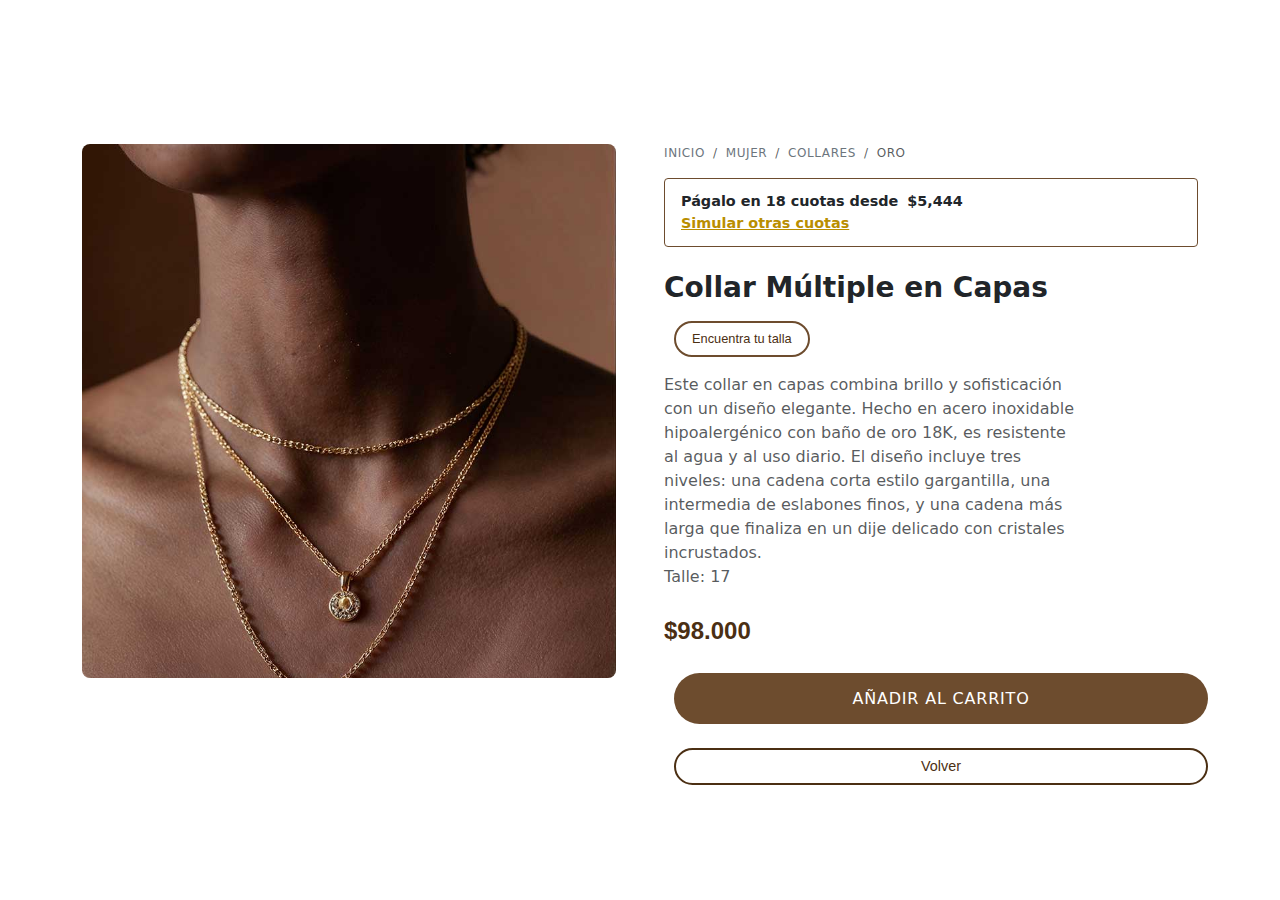
<file: producto3.html>
</style>
</head>
  <link rel="stylesheet" href="https://cdn.jsdelivr.net/npm/bootstrap@5.3.3/dist/css/bootstrap.min.css">
  <link rel="stylesheet" href="style.css">
  <title>Luxel-Collar Múltiple en Capas</title>
  <link rel="shortcut icon" href="img/logo luxel-01.svg" type="image/x-icon">
<body>
  <section class="producto_espacio">
      <main class="container py-5">
    <div class="row g-5 align-items-start">
      <!-- Imagen del producto -->
      <div class="col-12 col-lg-6">
        <div class="cuadrado">
          <img src="img/collar-de-oro-en-capas.jpg" alt="Collar Múltiple en Capas" class="hero-img" />
        </div>
      </div>

      <!-- Detalle del producto -->
      <div class="col-12 col-lg-6">
        <!-- Breadcrumb -->
        <nav aria-label="breadcrumb">
          <ol class="breadcrumb breadcrumb-custom mb-3">
            <li class="breadcrumb-item"><a href="#">Inicio</a></li>
            <li class="breadcrumb-item"><a href="#">Mujer</a></li>
            <li class="breadcrumb-item"><a href="#">Collares</a></li>
            <li class="breadcrumb-item active" aria-current="page">Oro</li>
          </ol>
        </nav>

        <!-- Banner de cuotas -->
        <div class="banner-cuotas mb-4">
          <strong>Págalo en 18 cuotas desde <span class="ms-1">$5,444</span></strong><br />
          <a href="#" class="fw-semibold text-decoration-underline" style="color: rgb(185, 142, 0);">Simular otras
            cuotas</a>
        </div>

        <!-- Título -->
        <h1 class="producto-title mb-3">Collar Múltiple en Capas</h1>

        <!-- Botón "encuentra tu talla" -->
        <button class="btn btn-outline-dark btn-talla mb-3" style="border-radius: 50px;">Encuentra tu talla</button>

        <!-- Descripción -->
        <p class="text-muted mb-4" style="max-width: 420px;">
          Este collar en capas combina brillo y sofisticación con un diseño elegante. Hecho en acero inoxidable
          hipoalergénico con baño de oro 18K, es resistente al agua y al uso diario. El diseño incluye tres niveles: una
          cadena corta estilo gargantilla, una intermedia de eslabones finos, y una cadena más larga que finaliza en un
          dije delicado con cristales incrustados. <br>
          Talle: 17
        </p>

        <!-- Precio -->
        <div class="producto-precio mb-4">$98.000</div>

        <!-- Botón añadir al carrito -->
        <a href="#" id="addToCartBtn" class="btn btn-carrito w-100 mb-4" style="border-radius: 50px;">Añadir al carrito</a>
        <a href="index.html" class="btn btn-outline-dark w-100" style="border-radius: 50px;">Volver</a>
      </div>
    </div>
  </main>

  <!-- Bootstrap 5 JS (opcional, para componentes interactivos) -->
  <script src="https://cdn.jsdelivr.net/npm/bootstrap@5.3.3/dist/js/bootstrap.bundle.min.js"></script>
  <style>
    /* ————— Paleta de marca ————— */
    :root {
      --nid-gold: #d4af37;
      --nid-brown: #4b2f13;
      --nid-black: #6d4c2e;
    }

    /* ——— Breadcrumb ——— */
    .breadcrumb-custom {
      font-size: .75rem;
      text-transform: uppercase;
      letter-spacing: .05em;
    }

    .breadcrumb-custom a {
      color: #6c757d;
      text-decoration: none;
    }

    .breadcrumb-custom .breadcrumb-item+.breadcrumb-item::before {
      content: "/";
    }

    /* ——— Banner cuotas ——— */
    .banner-cuotas {
      border: 1px solid #6d4c2e;
      border-radius: .25rem;
      font-size: .9rem;
      padding: .75rem 1rem;
    }

    /* ——— Título & Descripción ——— */
    .producto-title {
      font-weight: 600;
      font-size: 1.75rem;
    }

    /* ——— Botón talla ——— */
    .btn-talla {
      font-size: .8rem;
      padding: .4rem 1rem;
      border-color: var(--nid-black);
    }

    /* ——— Precio ——— */
    .producto-precio {
      font-weight: 700;
      font-size: 1.5rem;
      color: var(--nid-brown);
    }

    /* ——— Botón carrito ——— */
    .btn-carrito {
      background: var(--nid-black);
      color: #ffffff;
      padding: .8rem 1rem;
      text-transform: uppercase;
      letter-spacing: .05em;
    }

    .btn-carrito:hover {
      background: var(--nid-brown);
      color: #ffffff;
    }

    /* ——— Imagen ——— */
    .hero-img {
      width: 100%;
      height: auto;
      object-fit: contain;
    }

    .img-wrapper {
      text-align: center;
    }
  </style>
  <script>
    // Detecta clic en el botón
    document.getElementById('addToCartBtn').addEventListener('click', function (e) {
      e.preventDefault(); // Evita que recargue la página

      // Creamos el objeto del producto
      const product = {
        nombre: "Collar Múltiple en Capas",
        precio: "$98,000.00",
        cantidad: 1,
        imagen: "img/collar-de-oro-en-capas.jpg"
      };

      // Guardamos o sumamos en localStorage
      let cart = JSON.parse(localStorage.getItem('cart')) || [];
      cart.push(product);
      localStorage.setItem('cart', JSON.stringify(cart));

      // Redirige a index.html e indica que debe abrir el carrito
      window.location.href = "index.html?openCart=true";
    });
  </script>
  </section>
</body>

</html>
</file>
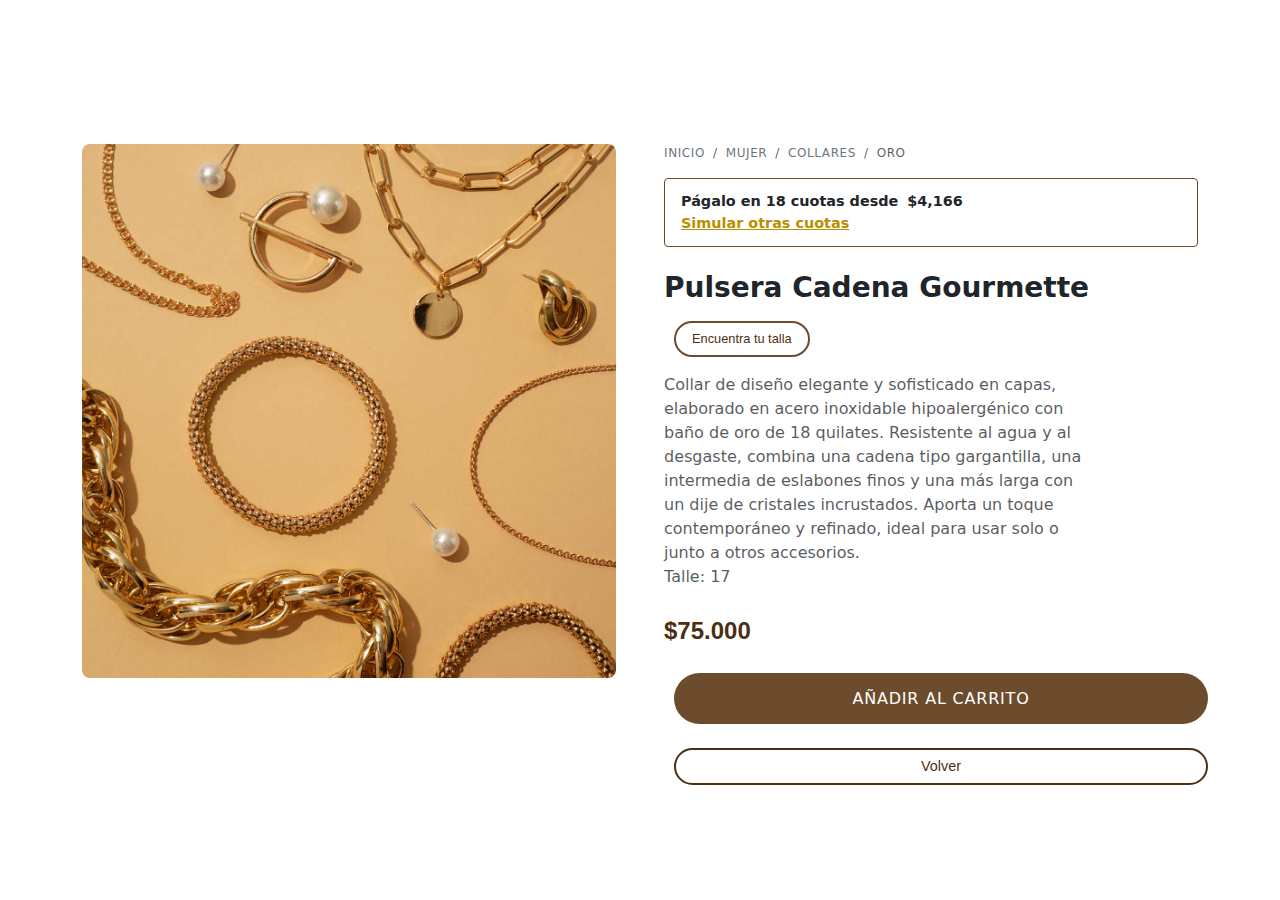
<file: producto4.html>
</style>
</head>
  <link rel="stylesheet" href="https://cdn.jsdelivr.net/npm/bootstrap@5.3.3/dist/css/bootstrap.min.css">
  <link rel="stylesheet" href="style.css">
  <title>Luxel-Pulsera Cadena Gourmette</title>
  <link rel="shortcut icon" href="img/logo luxel-01.svg" type="image/x-icon">
<body>
  <section class="producto_espacio">
    <main class="container py-5">
    <div class="row g-5 align-items-start">
      <!-- Imagen del producto -->
      <div class="col-12 col-lg-6">
        <div class="cuadrado">
          <img src="img/cadena-dorada-lujosa-y-brillante.jpg" alt="Collar Múltiple en Capas" class="hero-img" />
        </div>
      </div>

      <!-- Detalle del producto -->
      <div class="col-12 col-lg-6">
        <!-- Breadcrumb -->
        <nav aria-label="breadcrumb">
          <ol class="breadcrumb breadcrumb-custom mb-3">
            <li class="breadcrumb-item"><a href="#">Inicio</a></li>
            <li class="breadcrumb-item"><a href="#">Mujer</a></li>
            <li class="breadcrumb-item"><a href="#">Collares</a></li>
            <li class="breadcrumb-item active" aria-current="page">Oro</li>
          </ol>
        </nav>

        <!-- Banner de cuotas -->
        <div class="banner-cuotas mb-4">
          <strong>Págalo en 18 cuotas desde <span class="ms-1">$4,166</span></strong><br />
          <a href="#" class="fw-semibold text-decoration-underline" style="color: rgb(185, 142, 0);">Simular otras
            cuotas</a>
        </div>

        <!-- Título -->
        <h1 class="producto-title mb-3">Pulsera Cadena Gourmette</h1>

        <!-- Botón "encuentra tu talla" -->
        <button class="btn btn-outline-dark btn-talla mb-3" style="border-radius: 50px;">Encuentra tu talla</button>

        <!-- Descripción -->
        <p class="text-muted mb-4" style="max-width: 420px;">
          Collar de diseño elegante y sofisticado en capas, elaborado en acero inoxidable hipoalergénico con baño de oro
          de 18 quilates. Resistente al agua y al desgaste, combina una cadena tipo gargantilla, una intermedia de
          eslabones finos y una más larga con un dije de cristales incrustados. Aporta un toque contemporáneo y
          refinado, ideal para usar solo o junto a otros accesorios. <br>
          Talle: 17
        </p>

        <!-- Precio -->
        <div class="producto-precio mb-4">$75.000</div>

        <!-- Botón añadir al carrito -->
        <a href="#" id="addToCartBtn" class="btn btn-carrito w-100 mb-4" style="border-radius: 50px;">Añadir al carrito</a>
        <a href="index.html" class="btn btn-outline-dark w-100" style="border-radius: 50px;">Volver</a>
      </div>
    </div>
  </main>

  <!-- Bootstrap 5 JS (opcional, para componentes interactivos) -->
  <script src="https://cdn.jsdelivr.net/npm/bootstrap@5.3.3/dist/js/bootstrap.bundle.min.js"></script>
  <style>
    /* ————— Paleta de marca ————— */
    :root {
      --nid-gold: #d4af37;
      --nid-brown: #4b2f13;
      --nid-black: #6d4c2e;
    }

    /* ——— Breadcrumb ——— */
    .breadcrumb-custom {
      font-size: .75rem;
      text-transform: uppercase;
      letter-spacing: .05em;
    }

    .breadcrumb-custom a {
      color: #6c757d;
      text-decoration: none;
    }

    .breadcrumb-custom .breadcrumb-item+.breadcrumb-item::before {
      content: "/";
    }

    /* ——— Banner cuotas ——— */
    .banner-cuotas {
      border: 1px solid #6d4c2e;
      border-radius: .25rem;
      font-size: .9rem;
      padding: .75rem 1rem;
    }

    /* ——— Título & Descripción ——— */
    .producto-title {
      font-weight: 600;
      font-size: 1.75rem;
    }

    /* ——— Botón talla ——— */
    .btn-talla {
      font-size: .8rem;
      padding: .4rem 1rem;
      border-color: var(--nid-black);
    }

    /* ——— Precio ——— */
    .producto-precio {
      font-weight: 700;
      font-size: 1.5rem;
      color: var(--nid-brown);
    }

    /* ——— Botón carrito ——— */
    .btn-carrito {
      background: var(--nid-black);
      color: #ffffff;
      padding: .8rem 1rem;
      text-transform: uppercase;
      letter-spacing: .05em;
    }

    .btn-carrito:hover {
      background: var(--nid-brown);
      color: #ffffff;
    }

    /* ——— Imagen ——— */
    .hero-img {
      width: 100%;
      height: auto;
      object-fit: contain;
    }

    .img-wrapper {
      text-align: center;
    }
  </style>
  <script>
    // Detecta clic en el botón
    document.getElementById('addToCartBtn').addEventListener('click', function (e) {
      e.preventDefault(); // Evita que recargue la página

      // Creamos el objeto del producto
      const product = {
        nombre: "Pulsera Cadena Gourmette",
        precio: "$75,000.00",
        cantidad: 1,
        imagen: "img/cadena-dorada-lujosa-y-brillante.jpg"
      };

      // Guardamos o sumamos en localStorage
      let cart = JSON.parse(localStorage.getItem('cart')) || [];
      cart.push(product);
      localStorage.setItem('cart', JSON.stringify(cart));

      // Redirige a index.html e indica que debe abrir el carrito
      window.location.href = "index.html?openCart=true";
    });
  </script>
  </section>
</body>

</html>
</file>
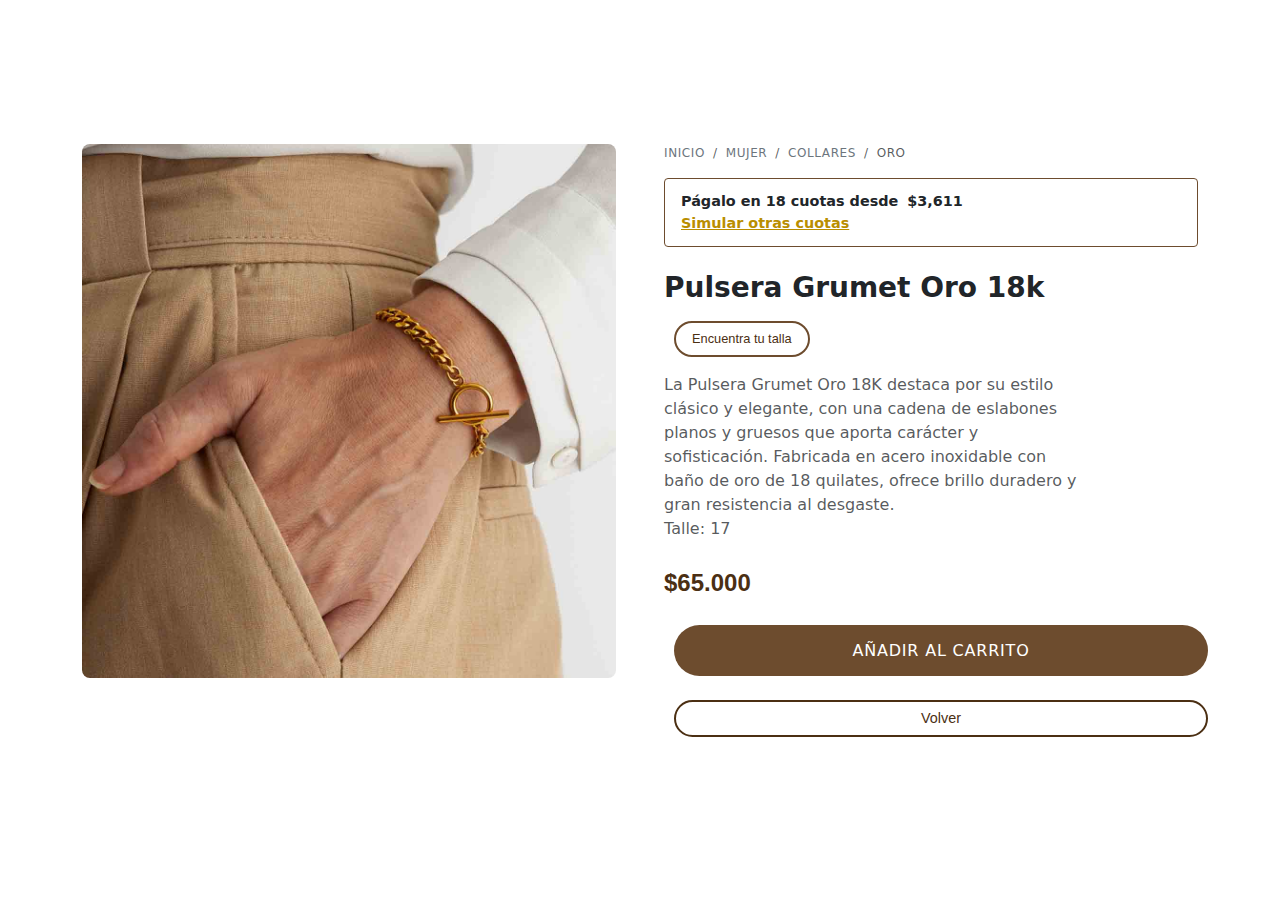
<file: producto5.html>
</style>
</head>
  <link rel="stylesheet" href="https://cdn.jsdelivr.net/npm/bootstrap@5.3.3/dist/css/bootstrap.min.css">
  <link rel="stylesheet" href="style.css">
  <title>Luxel-Pulsera Grumet Oro</title>
  <link rel="shortcut icon" href="img/logo luxel-01.svg" type="image/x-icon">
<body>
  <section class="producto_espacio">
    <main class="container py-5">
    <div class="row g-5 align-items-start">
      <!-- Imagen del producto -->
      <div class="col-12 col-lg-6">
        <div class="cuadrado">
          <img src="img/mano-con-pulsera-de-oro-vista-frontal.jpg" alt="Pulsera Grumet Oro 18" class="hero-img" />
        </div>
      </div>

      <!-- Detalle del producto -->
      <div class="col-12 col-lg-6">
        <!-- Breadcrumb -->
        <nav aria-label="breadcrumb">
          <ol class="breadcrumb breadcrumb-custom mb-3">
            <li class="breadcrumb-item"><a href="#">Inicio</a></li>
            <li class="breadcrumb-item"><a href="#">Mujer</a></li>
            <li class="breadcrumb-item"><a href="#">Collares</a></li>
            <li class="breadcrumb-item active" aria-current="page">Oro</li>
          </ol>
        </nav>

        <!-- Banner de cuotas -->
        <div class="banner-cuotas mb-4">
          <strong>Págalo en 18 cuotas desde <span class="ms-1">$3,611</span></strong><br />
          <a href="#" class="fw-semibold text-decoration-underline" style="color: rgb(185, 142, 0);">Simular otras
            cuotas</a>
        </div>

        <!-- Título -->
        <h1 class="producto-title mb-3">Pulsera Grumet Oro 18k</h1>

        <!-- Botón "encuentra tu talla" -->
        <button class="btn btn-outline-dark btn-talla mb-3" style="border-radius: 50px;">Encuentra tu talla</button>

        <!-- Descripción -->
        <p class="text-muted mb-4" style="max-width: 420px;">
          La Pulsera Grumet Oro 18K destaca por su estilo clásico y elegante, con una cadena de eslabones planos y
          gruesos que aporta carácter y sofisticación. Fabricada en acero inoxidable con baño de oro de 18 quilates,
          ofrece brillo duradero y gran resistencia al desgaste. <br>
          Talle: 17
        </p>

        <!-- Precio -->
        <div class="producto-precio mb-4">$65.000</div>

        <!-- Botón añadir al carrito -->
        <a href="#" id="addToCartBtn" class="btn btn-carrito w-100 mb-4" style="border-radius: 50px;">
          Añadir al carrito
        </a>
        <a href="index.html" class="btn btn-outline-dark w-100" style="border-radius: 50px;">Volver</a>
      </div>
    </div>
  </main>

  <!-- Bootstrap 5 JS (opcional, para componentes interactivos) -->
  <script src="img/mano-con-pulsera-de-oro-vista-frontal.jpg"></script>
  <style>
    /* ————— Paleta de marca ————— */
    :root {
      --nid-gold: #d4af37;
      --nid-brown: #4b2f13;
      --nid-black: #6d4c2e;
    }

    /* ——— Breadcrumb ——— */
    .breadcrumb-custom {
      font-size: .75rem;
      text-transform: uppercase;
      letter-spacing: .05em;
    }

    .breadcrumb-custom a {
      color: #6c757d;
      text-decoration: none;
    }

    .breadcrumb-custom .breadcrumb-item+.breadcrumb-item::before {
      content: "/";
    }

    /* ——— Banner cuotas ——— */
    .banner-cuotas {
      border: 1px solid #6d4c2e;
      border-radius: .25rem;
      font-size: .9rem;
      padding: .75rem 1rem;
    }

    /* ——— Título & Descripción ——— */
    .producto-title {
      font-weight: 600;
      font-size: 1.75rem;
    }

    /* ——— Botón talla ——— */
    .btn-talla {
      font-size: .8rem;
      padding: .4rem 1rem;
      border-color: var(--nid-black);
    }

    /* ——— Precio ——— */
    .producto-precio {
      font-weight: 700;
      font-size: 1.5rem;
      color: var(--nid-brown);
    }

    /* ——— Botón carrito ——— */
    .btn-carrito {
      background: var(--nid-black);
      color: #ffffff;
      padding: .8rem 1rem;
      text-transform: uppercase;
      letter-spacing: .05em;
    }

    .btn-carrito:hover {
      background: var(--nid-brown);
      color: #ffffff;
    }

    /* ——— Imagen ——— */
    .hero-img {
      width: 100%;
      height: auto;
      object-fit: contain;
    }

    .img-wrapper {
      text-align: center;
    }
  </style>
  <script>
    // Detecta clic en el botón
    document.getElementById('addToCartBtn').addEventListener('click', function (e) {
      e.preventDefault(); // Evita que recargue la página

      // Creamos el objeto del producto
      const product = {
        nombre: "Pulsera Grumet Oro 18k",
        precio: "$65,000.00",
        cantidad: 1,
        imagen: "img/mano-con-pulsera-de-oro-vista-frontal.jpg"
      };

      // Guardamos o sumamos en localStorage
      let cart = JSON.parse(localStorage.getItem('cart')) || [];
      cart.push(product);
      localStorage.setItem('cart', JSON.stringify(cart));

      // Redirige a index.html e indica que debe abrir el carrito
      window.location.href = "index.html?openCart=true";
    });
  </script>
  </section>
</body>

</html>
</file>
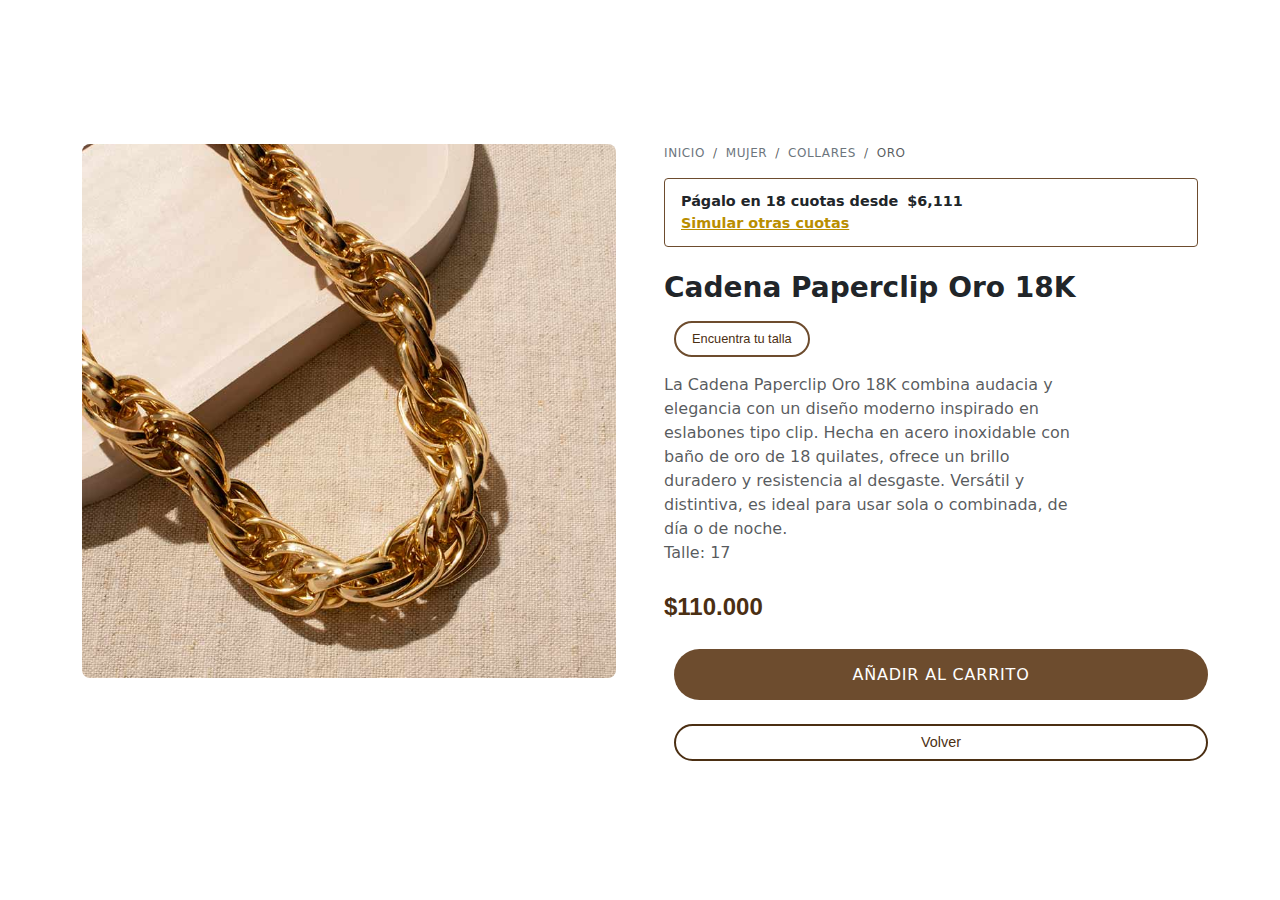
<file: producto6.html>
</style>
</head>
  <link rel="stylesheet" href="https://cdn.jsdelivr.net/npm/bootstrap@5.3.3/dist/css/bootstrap.min.css">
  <link rel="stylesheet" href="style.css">
  <title>Luxel-Cadena Paperclip Oro</title>
  <link rel="shortcut icon" href="img/logo luxel-01.svg" type="image/x-icon">
<body>
  <section class="producto_espacio">
    <main class="container py-5">
    <div class="row g-5 align-items-start">
      <!-- Imagen del producto -->
      <div class="col-12 col-lg-6">
        <div class="cuadrado">
          <img src="img/exhibicion-de-cadena-dorada-brillante-y-lujosa-(1).jpg" alt="Cadena Paperclip Oro 18K"
            class="hero-img" />
        </div>
      </div>

      <!-- Detalle del producto -->
      <div class="col-12 col-lg-6">
        <!-- Breadcrumb -->
        <nav aria-label="breadcrumb">
          <ol class="breadcrumb breadcrumb-custom mb-3">
            <li class="breadcrumb-item"><a href="#">Inicio</a></li>
            <li class="breadcrumb-item"><a href="#">Mujer</a></li>
            <li class="breadcrumb-item"><a href="#">Collares</a></li>
            <li class="breadcrumb-item active" aria-current="page">Oro</li>
          </ol>
        </nav>

        <!-- Banner de cuotas -->
        <div class="banner-cuotas mb-4">
          <strong>Págalo en 18 cuotas desde <span class="ms-1">$6,111</span></strong><br />
          <a href="#" class="fw-semibold text-decoration-underline" style="color: rgb(185, 142, 0);">Simular otras
            cuotas</a>
        </div>

        <!-- Título -->
        <h1 class="producto-title mb-3">Cadena Paperclip Oro 18K</h1>

        <!-- Botón "encuentra tu talla" -->
        <button class="btn btn-outline-dark btn-talla mb-3" style="border-radius: 50px;">Encuentra tu talla</button>

        <!-- Descripción -->
        <p class="text-muted mb-4" style="max-width: 420px;">
          La Cadena Paperclip Oro 18K combina audacia y elegancia con un diseño moderno inspirado en eslabones tipo
          clip. Hecha en acero inoxidable con baño de oro de 18 quilates, ofrece un brillo duradero y resistencia al
          desgaste. Versátil y distintiva, es ideal para usar sola o combinada, de día o de noche. <br>
          Talle: 17
        </p>

        <!-- Precio -->
        <div class="producto-precio mb-4">$110.000</div>

        <!-- Botón añadir al carrito -->
        <a href="#" id="addToCartBtn" class="btn btn-carrito w-100 mb-4" style="border-radius: 50px;">
          Añadir al carrito
        </a>
        <a href="index.html" class="btn btn-outline-dark w-100" style="border-radius: 50px;">Volver</a>
      </div>
    </div>
  </main>

  <!-- Bootstrap 5 JS (opcional, para componentes interactivos) -->
  <script src="img/exhibicion-de-cadena-dorada-brillante-y-lujosa-(1).jpg"></script>
  <style>
    /* ————— Paleta de marca ————— */
    :root {
      --nid-gold: #d4af37;
      --nid-brown: #4b2f13;
      --nid-black: #6d4c2e;
    }

    /* ——— Breadcrumb ——— */
    .breadcrumb-custom {
      font-size: .75rem;
      text-transform: uppercase;
      letter-spacing: .05em;
    }

    .breadcrumb-custom a {
      color: #6c757d;
      text-decoration: none;
    }

    .breadcrumb-custom .breadcrumb-item+.breadcrumb-item::before {
      content: "/";
    }

    /* ——— Banner cuotas ——— */
    .banner-cuotas {
      border: 1px solid #6d4c2e;
      border-radius: .25rem;
      font-size: .9rem;
      padding: .75rem 1rem;
    }

    /* ——— Título & Descripción ——— */
    .producto-title {
      font-weight: 600;
      font-size: 1.75rem;
    }

    /* ——— Botón talla ——— */
    .btn-talla {
      font-size: .8rem;
      padding: .4rem 1rem;
      border-color: var(--nid-black);
    }

    /* ——— Precio ——— */
    .producto-precio {
      font-weight: 700;
      font-size: 1.5rem;
      color: var(--nid-brown);
    }

    /* ——— Botón carrito ——— */
    .btn-carrito {
      background: var(--nid-black);
      color: #ffffff;
      padding: .8rem 1rem;
      text-transform: uppercase;
      letter-spacing: .05em;
    }

    .btn-carrito:hover {
      background: var(--nid-brown);
      color: #ffffff;
    }

    /* ——— Imagen ——— */
    .hero-img {
      width: 100%;
      height: auto;
      object-fit: contain;
    }

    .img-wrapper {
      text-align: center;
    }
  </style>
  <script>
    // Detecta clic en el botón
    document.getElementById('addToCartBtn').addEventListener('click', function (e) {
      e.preventDefault(); // Evita que recargue la página

      // Creamos el objeto del producto
      const product = {
        nombre: "Cadena Paperclip Oro 18K",
        precio: "$110,000.00",
        cantidad: 1,
        imagen: "img/exhibicion-de-cadena-dorada-brillante-y-lujosa-(1).jpg"
      };

      // Guardamos o sumamos en localStorage
      let cart = JSON.parse(localStorage.getItem('cart')) || [];
      cart.push(product);
      localStorage.setItem('cart', JSON.stringify(cart));

      // Redirige a index.html e indica que debe abrir el carrito
      window.location.href = "index.html?openCart=true";
    });
  </script>
  </section>
</body>

</html>
</file>
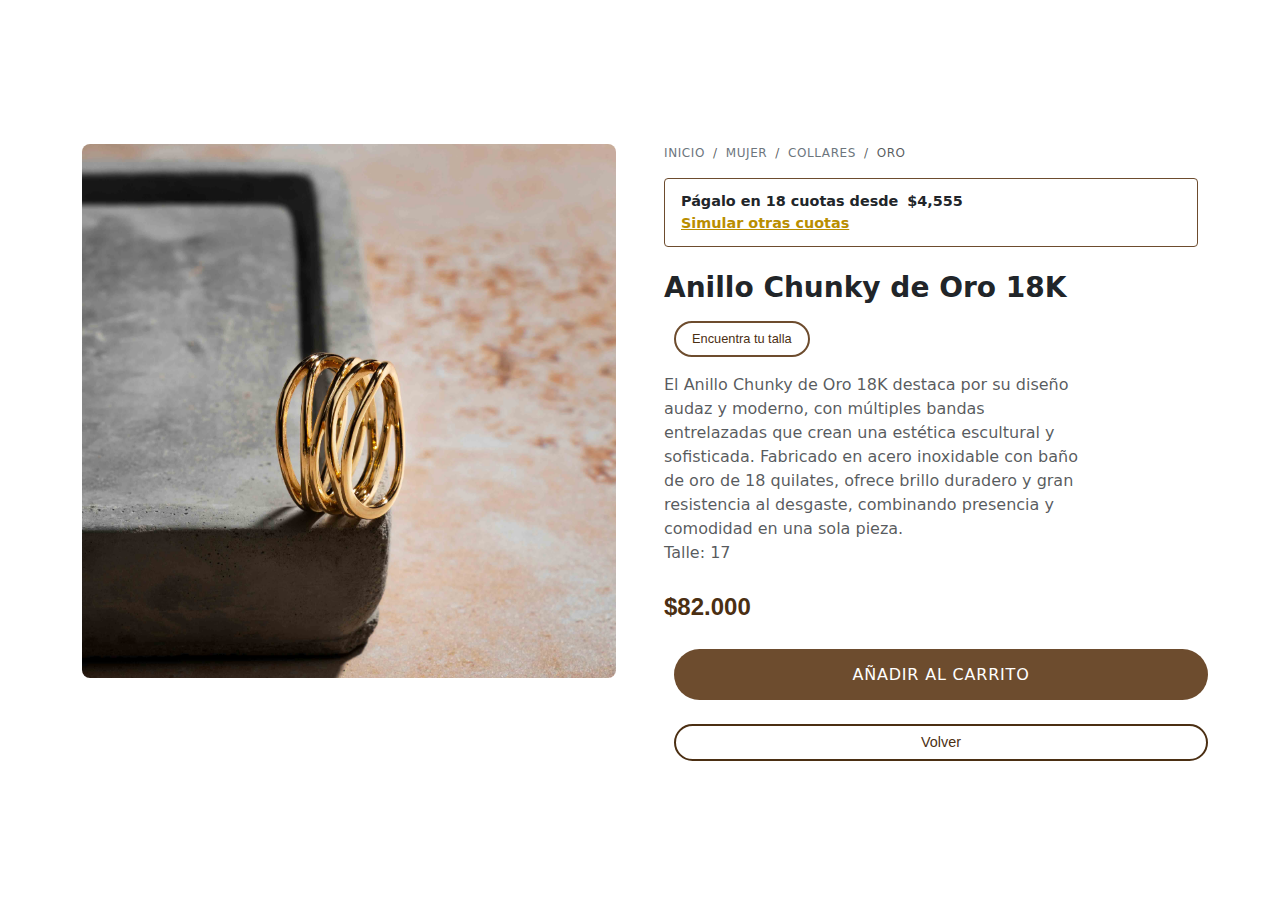
<file: producto7.html>
</style>
</head>
  <link rel="stylesheet" href="https://cdn.jsdelivr.net/npm/bootstrap@5.3.3/dist/css/bootstrap.min.css">
  <link rel="stylesheet" href="style.css">
  <title>Luxel-Anillo Chunky de Oro</title>
  <link rel="shortcut icon" href="img/logo luxel-01.svg" type="image/x-icon">
<body>
  <section class="producto_espacio">
    <main class="container py-5">
    <div class="row g-5 align-items-start">
      <!-- Imagen del producto -->
      <div class="col-12 col-lg-6">
        <div class="cuadrado">
          <img src="img/vista-del-lujoso-anillo-dorado-en-una-bandeja-de-roca-o-hormigon.jpg"
            alt="Anillo Chunky de Oro 18K" class="hero-img" />
        </div>
      </div>

      <!-- Detalle del producto -->
      <div class="col-12 col-lg-6">
        <!-- Breadcrumb -->
        <nav aria-label="breadcrumb">
          <ol class="breadcrumb breadcrumb-custom mb-3">
            <li class="breadcrumb-item"><a href="#">Inicio</a></li>
            <li class="breadcrumb-item"><a href="#">Mujer</a></li>
            <li class="breadcrumb-item"><a href="#">Collares</a></li>
            <li class="breadcrumb-item active" aria-current="page">Oro</li>
          </ol>
        </nav>

        <!-- Banner de cuotas -->
        <div class="banner-cuotas mb-4">
          <strong>Págalo en 18 cuotas desde <span class="ms-1">$4,555</span></strong><br />
          <a href="#" class="fw-semibold text-decoration-underline" style="color: rgb(185, 142, 0);">Simular otras
            cuotas</a>
        </div>

        <!-- Título -->
        <h1 class="producto-title mb-3">Anillo Chunky de Oro 18K</h1>

        <!-- Botón "encuentra tu talla" -->
        <button class="btn btn-outline-dark btn-talla mb-3" style="border-radius: 50px;">Encuentra tu talla</button>

        <!-- Descripción -->
        <p class="text-muted mb-4" style="max-width: 420px;">
          El Anillo Chunky de Oro 18K destaca por su diseño audaz y moderno, con múltiples bandas entrelazadas que crean
          una estética escultural y sofisticada. Fabricado en acero inoxidable con baño de oro de 18 quilates, ofrece
          brillo duradero y gran resistencia al desgaste, combinando presencia y comodidad en una sola pieza. <br>
          Talle: 17
        </p>

        <!-- Precio -->
        <div class="producto-precio mb-4">$82.000</div>

        <!-- Botón añadir al carrito -->
        <a href="#" id="addToCartBtn" class="btn btn-carrito w-100 mb-4" style="border-radius: 50px;">
          Añadir al carrito
        </a>
        <a href="index.html" class="btn btn-outline-dark w-100" style="border-radius: 50px;">Volver</a>
      </div>
    </div>
  </main>

  <!-- Bootstrap 5 JS (opcional, para componentes interactivos) -->
  <script src="https://cdn.jsdelivr.net/npm/bootstrap@5.3.3/dist/js/bootstrap.bundle.min.js"></script>
  <style>
    /* ————— Paleta de marca ————— */
    :root {
      --nid-gold: #d4af37;
      --nid-brown: #4b2f13;
      --nid-black: #6d4c2e;
    }

    /* ——— Breadcrumb ——— */
    .breadcrumb-custom {
      font-size: .75rem;
      text-transform: uppercase;
      letter-spacing: .05em;
    }

    .breadcrumb-custom a {
      color: #6c757d;
      text-decoration: none;
    }

    .breadcrumb-custom .breadcrumb-item+.breadcrumb-item::before {
      content: "/";
    }

    /* ——— Banner cuotas ——— */
    .banner-cuotas {
      border: 1px solid #6d4c2e;
      border-radius: .25rem;
      font-size: .9rem;
      padding: .75rem 1rem;
    }

    /* ——— Título & Descripción ——— */
    .producto-title {
      font-weight: 600;
      font-size: 1.75rem;
    }

    /* ——— Botón talla ——— */
    .btn-talla {
      font-size: .8rem;
      padding: .4rem 1rem;
      border-color: var(--nid-black);
    }

    /* ——— Precio ——— */
    .producto-precio {
      font-weight: 700;
      font-size: 1.5rem;
      color: var(--nid-brown);
    }

    /* ——— Botón carrito ——— */
    .btn-carrito {
      background: var(--nid-black);
      color: #ffffff;
      padding: .8rem 1rem;
      text-transform: uppercase;
      letter-spacing: .05em;
    }

    .btn-carrito:hover {
      background: var(--nid-brown);
      color: #ffffff;
    }

    /* ——— Imagen ——— */
    .hero-img {
      width: 100%;
      height: auto;
      object-fit: contain;
    }

    .img-wrapper {
      text-align: center;
    }
  </style>
  <script>
    // Detecta clic en el botón
    document.getElementById('addToCartBtn').addEventListener('click', function (e) {
      e.preventDefault(); // Evita que recargue la página

      // Creamos el objeto del producto
      const product = {
        nombre: "Anillo Chunky de Oro 18K",
        precio: "$82,000.00",
        cantidad: 1,
        imagen: "img/vista-del-lujoso-anillo-dorado-en-una-bandeja-de-roca-o-hormigon.jpg"
      };

      // Guardamos o sumamos en localStorage
      let cart = JSON.parse(localStorage.getItem('cart')) || [];
      cart.push(product);
      localStorage.setItem('cart', JSON.stringify(cart));

      // Redirige a index.html e indica que debe abrir el carrito
      window.location.href = "index.html?openCart=true";
    });
  </script>
  </section>
</body>

</html>
</file>
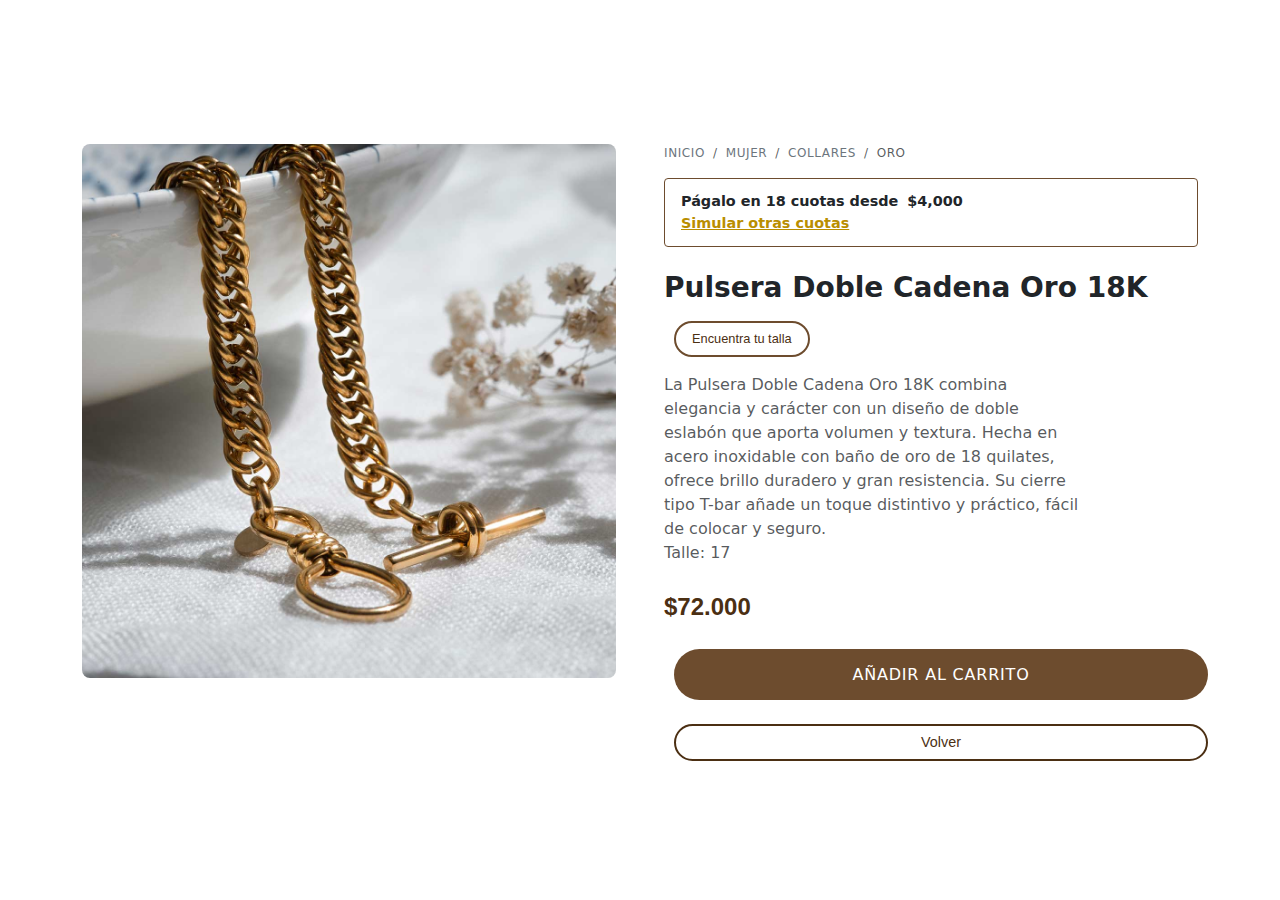
<file: producto8.html>
</style>
</head>
  <link rel="stylesheet" href="https://cdn.jsdelivr.net/npm/bootstrap@5.3.3/dist/css/bootstrap.min.css">
  <link rel="stylesheet" href="style.css">
  <title>Luxel-Pulsera Doble Cadena Oro</title>
  <link rel="shortcut icon" href="img/logo luxel-01.svg" type="image/x-icon">
<body>
  <section class="producto_espacio">
    <main class="container py-5">
    <div class="row g-5 align-items-start">
      <!-- Imagen del producto -->
      <div class="col-12 col-lg-6">
        <div class="cuadrado">
          <img src="img/cuenco-y-cadena-de-oro-de-angulo-alto.jpg" alt="Pulsera Doble Cadena Oro 18K"
            class="hero-img" />
        </div>
      </div>

      <!-- Detalle del producto -->
      <div class="col-12 col-lg-6">
        <!-- Breadcrumb -->
        <nav aria-label="breadcrumb">
          <ol class="breadcrumb breadcrumb-custom mb-3">
            <li class="breadcrumb-item"><a href="#">Inicio</a></li>
            <li class="breadcrumb-item"><a href="#">Mujer</a></li>
            <li class="breadcrumb-item"><a href="#">Collares</a></li>
            <li class="breadcrumb-item active" aria-current="page">Oro</li>
          </ol>
        </nav>

        <!-- Banner de cuotas -->
        <div class="banner-cuotas mb-4">
          <strong>Págalo en 18 cuotas desde <span class="ms-1">$4,000</span></strong><br />
          <a href="#" class="fw-semibold text-decoration-underline" style="color: rgb(185, 142, 0);">Simular otras
            cuotas</a>
        </div>

        <!-- Título -->
        <h1 class="producto-title mb-3">Pulsera Doble Cadena Oro 18K</h1>

        <!-- Botón "encuentra tu talla" -->
        <button class="btn btn-outline-dark btn-talla mb-3" style="border-radius: 50px;">Encuentra tu talla</button>

        <!-- Descripción -->
        <p class="text-muted mb-4" style="max-width: 420px;">
          La Pulsera Doble Cadena Oro 18K combina elegancia y carácter con un diseño de doble eslabón que aporta volumen
          y textura. Hecha en acero inoxidable con baño de oro de 18 quilates, ofrece brillo duradero y gran
          resistencia. Su cierre tipo T-bar añade un toque distintivo y práctico, fácil de colocar y seguro. <br>
          Talle: 17
        </p>

        <!-- Precio -->
        <div class="producto-precio mb-4">$72.000</div>

        <!-- Botón añadir al carrito -->
        <a href="#" id="addToCartBtn" class="btn btn-carrito w-100 mb-4" style="border-radius: 50px;">
          Añadir al carrito
        </a>
        <a href="index.html" class="btn btn-outline-dark w-100" style="border-radius: 50px;">Volver</a>
      </div>
    </div>
  </main>

  <!-- Bootstrap 5 JS (opcional, para componentes interactivos) -->
  <script src="https://cdn.jsdelivr.net/npm/bootstrap@5.3.3/dist/js/bootstrap.bundle.min.js"></script>
  <style>
    /* ————— Paleta de marca ————— */
    :root {
      --nid-gold: #d4af37;
      --nid-brown: #4b2f13;
      --nid-black: #6d4c2e;
    }

    /* ——— Breadcrumb ——— */
    .breadcrumb-custom {
      font-size: .75rem;
      text-transform: uppercase;
      letter-spacing: .05em;
    }

    .breadcrumb-custom a {
      color: #6c757d;
      text-decoration: none;
    }

    .breadcrumb-custom .breadcrumb-item+.breadcrumb-item::before {
      content: "/";
    }

    /* ——— Banner cuotas ——— */
    .banner-cuotas {
      border: 1px solid #6d4c2e;
      border-radius: .25rem;
      font-size: .9rem;
      padding: .75rem 1rem;
    }

    /* ——— Título & Descripción ——— */
    .producto-title {
      font-weight: 600;
      font-size: 1.75rem;
    }

    /* ——— Botón talla ——— */
    .btn-talla {
      font-size: .8rem;
      padding: .4rem 1rem;
      border-color: var(--nid-black);
    }

    /* ——— Precio ——— */
    .producto-precio {
      font-weight: 700;
      font-size: 1.5rem;
      color: var(--nid-brown);
    }

    /* ——— Botón carrito ——— */
    .btn-carrito {
      background: var(--nid-black);
      color: #ffffff;
      padding: .8rem 1rem;
      text-transform: uppercase;
      letter-spacing: .05em;
    }

    .btn-carrito:hover {
      background: var(--nid-brown);
      color: #ffffff;
    }

    /* ——— Imagen ——— */
    .hero-img {
      width: 100%;
      height: auto;
      object-fit: contain;
    }

    .img-wrapper {
      text-align: center;
    }
  </style>
  <script>
    // Detecta clic en el botón
    document.getElementById('addToCartBtn').addEventListener('click', function (e) {
      e.preventDefault(); // Evita que recargue la página

      // Creamos el objeto del producto
      const product = {
        nombre: "Pulsera Doble Cadena Oro 18K",
        precio: "$72,000.00",
        cantidad: 1,
        imagen: "img/cuenco-y-cadena-de-oro-de-angulo-alto.jpg"
      };

      // Guardamos o sumamos en localStorage
      let cart = JSON.parse(localStorage.getItem('cart')) || [];
      cart.push(product);
      localStorage.setItem('cart', JSON.stringify(cart));

      // Redirige a index.html e indica que debe abrir el carrito
      window.location.href = "index.html?openCart=true";
    });
  </script>
  </section>
</body>

</html>
</file>
<file: style.css>
*{
    box-sizing: border-box;
    margin: 0;
    padding: 0;
    
}

#landing {
    position: relative; /* Necesario para usar ::before */
    background-image: url(img/PORTADA-JOYERÍA-GRAU.jpg); /* Imagen de fondo */
    background-repeat: no-repeat; /* Evita que se repita */
    background-size: cover; /* Hace que la imagen cubra todo el área */
    height: 922px; /* Altura del header */
    font-family: "Bodoni Moda", serif;
    font-optical-sizing: auto;
    font-style: normal;
    margin: auto;
    align-items: center;
}
body{
    margin-bottom: 0;
}

/* Overlay con opacidad */
#landing::before {
    content: ''; /* Genera un elemento vacío */
    position: absolute; /* Se posiciona sobre el header */
    top: 0;
    left: 0;
    width: 100%;
    height: 100%;
    background-color: rgba(107, 76, 38, 0.555); /* Color con opacidad */
    z-index: 1; /* Asegura que esté encima de la imagen */
}

/* Contenido del header */
#landing > * {
    position: relative; /* Asegura que el contenido esté encima del overlay */
    z-index: 2; /* Posiciona el contenido por encima del overlay */
}
header ul{
    font-size:30px;
    font-weight:200;
}
.btn{
    margin-left: 10px;
}
.navbar-toggler-icon {
    filter: invert(1);
}
.logo{
    font-size: 80px;
    font-weight:500;
}
.head{
    background-color: #ffffff3a;
    height: 780px;
    margin: 0 auto;
    margin-top: 20px;
    padding-top: 20px;
}
#parrafo{
    position: absolute;
    bottom: 0;
    width: 79%;
}

#texto1{
    font-family: "Inter", sans-serif;
    font-optical-sizing: auto;
    font-weight:200;
    font-style:normal;
}

/* Animación subrayado más lento, fino y cercano al texto */
.navbar-nav .nav-link {
  position: relative;
  display: inline-block;
  padding-bottom: 2px; /* más pegado al texto */
  transition: color 0.3s ease;
}

.navbar-nav .nav-link::after {
  content: "";
  position: absolute;
  bottom: -2px; /* más cerca del texto */
  left: 0;
  width: 0%;
  height: 1px; /* más delgada */
  background-color: currentColor;
  transition: width 0.6s ease; /* más lenta */
}

.navbar-nav .nav-link:hover::after {
  width: 100%;
}



/*Carrusel*/

#carrusel{
    margin-top: 80px;
    margin-bottom: 100px;
}
.cr-slide-1{
    background-image:url('img/anillo.jpg')
}

.cr-slide-2{
    background-image:url('img/anillo\ oro\ carrusel.jpg')
}

.cr-slide-3{
    background-image:url('img/foto-anillos.jpg')
}

.carousel-banner>div{
    display: none;
}

.carousel-banner>img{
    max-width: 50%;
    filter: drop-shadow(2px 2px 5px black);
    opacity: 0.5;
}



.carousel-banner{
    aspect-ratio: 2/1;

    background-size: cover;
    background-position: center;
    background-repeat: no-repeat;

    display: flex;
    flex-direction: column;
    justify-content: center;
    align-items:center;

}



/* ─────────── Tarjeta del producto ─────────── */
#productos_nuevos{
    margin-top: 50px;
    margin-bottom: 50px;
}
.producto-card {
  border: none;
  border-radius: 8px;
  overflow: hidden;
  box-shadow: 0 2px 5px rgba(0, 0, 0, 0.05);
  transition: transform .3s, box-shadow .3s;
  background-color: #fff;
}

.producto-card:hover {
  transform: translateY(-5px);
  box-shadow: 0 5px 15px rgba(0, 0, 0, 0.1);
}

/* Imagen responsiva dentro del contenedor ratio */
.object-fit-cover {
  width: 100%;
  height: 100%;
  object-fit: cover;
}

.ratio {
  overflow: hidden;
}

/* ─────────── Tipografías ─────────── */
.section-title {
  font-family: "Bodoni Moda", serif;
  font-size: 2rem;
  font-weight: 700;
  color: #4b2f13;
  margin-bottom: 2rem;
}

.card-title {
  font-family: "Inter", sans-serif;
  font-weight: 00;
  font-style: italic;
  font-size: 1.1rem;
  color: #643b0c;
  margin-bottom: 0.5rem;
}

.card-text {
  font-family: "Inter", sans-serif;
  font-size: 0.9rem;
  color: #6c757d;
  line-height: 1.4;
}

/* ─────────── Precio ─────────── */
.producto-precio {
  font-family: "Inter", sans-serif;
  font-weight: 600;
  color: #643b0c;
  font-size: 1.05rem;
}

/* ─────────── Botón "Añadir" ─────────── */
.btn-outline-dark {
  font-family: "Inter", sans-serif;
  font-weight: 500;
  font-size: 0.9rem;
  color: #4b2f13;
  border: 2px solid #4b2f13;
  border-radius: 6px;
  background-color: transparent;
  transition: all 0.3s ease;
  padding: 0.35rem 1rem;
}

.btn-outline-dark:hover {
  background-color: #4b2f13;
  color: #fff;
}



/* Categorias */
#categorias{
    padding-top: 100px;
}

.category-card{
    height: 180px;
    margin-bottom: 25px;
    overflow: hidden;
    position: relative;
    border-radius: 8px;
    box-shadow: rgb(100, 65, 12);
    transition: transform 0.3s;
}
.category-card:hover{
    transform:  translateY(-5px);
}
.category-title{
    position: absolute;
    bottom: 0;
    left: 0;
    right: 0;
    background: rgba(124, 72, 3, 0.6);
    color: rgb(255, 255, 255);
    padding: 10px;
    text-align: center;
    z-index: 10;
}

.category-card > img{
    width: 100%;
    object-fit: cover;
}
.category-card img { object-fit: cover; height: 160px; width: 100%; }


/*Pastillas Informativas*/

.img-container {
  width: 460px;
  height: 460px;
  overflow: hidden;
  border-radius: 8px; /* opcional: bordes redondeados */
}

.object-fit-cover {
  width: 100%;
  height: 100%;
  object-fit: cover;
}
.img-container {
  width: 460px;
  height: 460px;
  overflow: hidden;
  border-radius: 8px; /* opcional: bordes redondeados */
}

.img-container {
  width: 460px;
  height: 460px;
  overflow: hidden;
  border-radius: 8px;
}

.object-fit-cover {
  width: 100%;
  height: 100%;
  object-fit: cover;
}

.full-width-divider {
  border: none;
  border-top: 2px solid white;
  opacity: 1;
  margin: 3rem 0;
}
#pastillas_info h2{
    font-family: "Bodoni Moda", serif;
    font-optical-sizing: auto;
    font-style: normal;
    margin: auto;
    font-weight:bolder;
}
#pastillas_info .textoo{
    margin-top: 50px;
}

.cart-sidebar {
  position: fixed;
  top: 0;
  right: -400px;
  width: 350px;
  height: 100%;
  background-color: #fff;
  box-shadow: -2px 0 10px rgba(0,0,0,0.2);
  z-index: 1050;
  transition: right 0.4s ease;
  padding: 20px;
}

.cart-sidebar.active {
  right: 0;
}

.cart-header {
  display: flex;
  justify-content: space-between;
  align-items: center;
  border-bottom: 1px solid #ccc;
  padding-bottom: 10px;
}

.cart-body {
  margin-top: 20px;
}
#contacto {
    padding-top: 40px;
    padding-bottom: 40px; /* Asegura que no se coma el footer */
    margin-top: 60px !important;
}


footer {
    padding: 20px 0;
    margin-bottom: -80px;
    background-color: #ffffff; /* el mismo color que el área de contacto */
    text-align: center;
    font-size: 0.9rem;
    color: #4b2f13;
}

#contacto h2 {
  font-family: "Bodoni Moda", serif;
  font-weight: bolder;
  color: #6d4c2e;
  text-transform: uppercase;
}


/* Fondo oscuro detrás del carrito */
.offcanvas {
  background-color: #fdfaf6;
}

.offcanvas-title,
.offcanvas-body {
  color: #6d4c2e;
}
#cart-items img {
  border-radius: 4px;
  object-fit: cover;
}
.btn-outline-danger {
  border-color: #6d4c2e;
  color: #6d4c2e;
  font-weight: bold;
  padding: 0 .5rem;
}
.btn-outline-danger:hover {
  background-color: #6d4c2e;
  color: white;
}

/* Botón eliminar personalizado */
.btn-remove {
  color: #6d4c2e;                 /* color base */
  border: 1px solid #6d4c2e;      /* borde del mismo color */
  background-color: transparent;
  padding: .2rem .5rem;
  border-radius: 4px;
  font-weight: bold;
  transition: all 0.3s ease;
}
.btn-remove:hover {
  background-color: #6d4c2e;      /* fondo al pasar mouse */
  color: white;                   /* texto en blanco */
}
.btn-remove:focus {
  box-shadow: none;
  outline: none;
}


.cuadrado {
  aspect-ratio: 1 / 1;          /* Hace que siempre sea cuadrado */
  width: 100%;                  /* Ocupa todo el ancho disponible */
  overflow: hidden;             /* Oculta el exceso de imagen */
  text-align: center;
}

.cuadrado img.hero-img {
  width: 100%;
  height: 100%;
  object-fit: cover;           /* Llena el cuadrado y recorta la imagen */
  border-radius: 8px;
}


.producto_espacio{
padding-top: 6rem;
}













#listado_barra {
  font-family: "Bodoni Moda", serif;
  font-optical-sizing: auto;
  font-style: normal;
  margin: auto;
  align-items: center;
  background-color: #8a6d50cc;
}


.btn{
  margin-left: 10px;
}
.navbar-toggler-icon {
  filter: invert(1);
}


#parrafo{
  position: absolute;
  bottom: 0;
  width: 79%;
}
</file>
